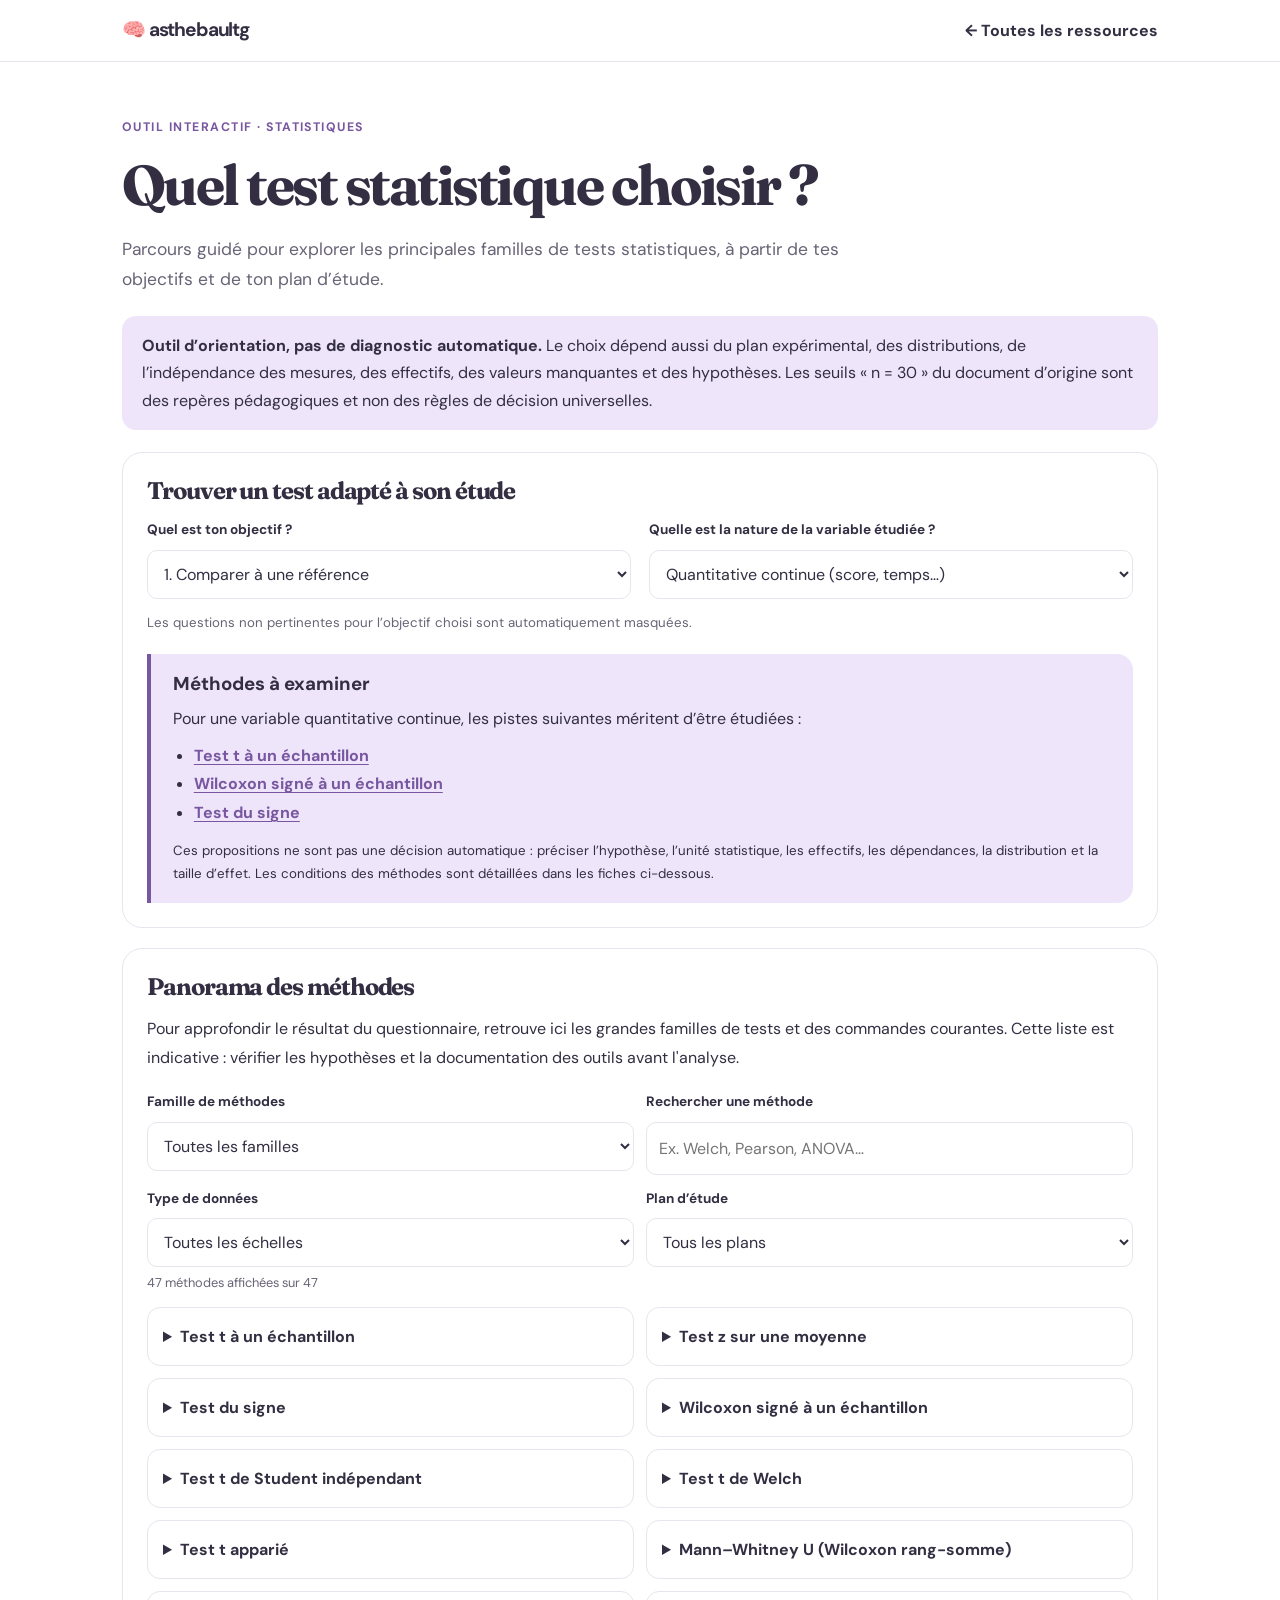
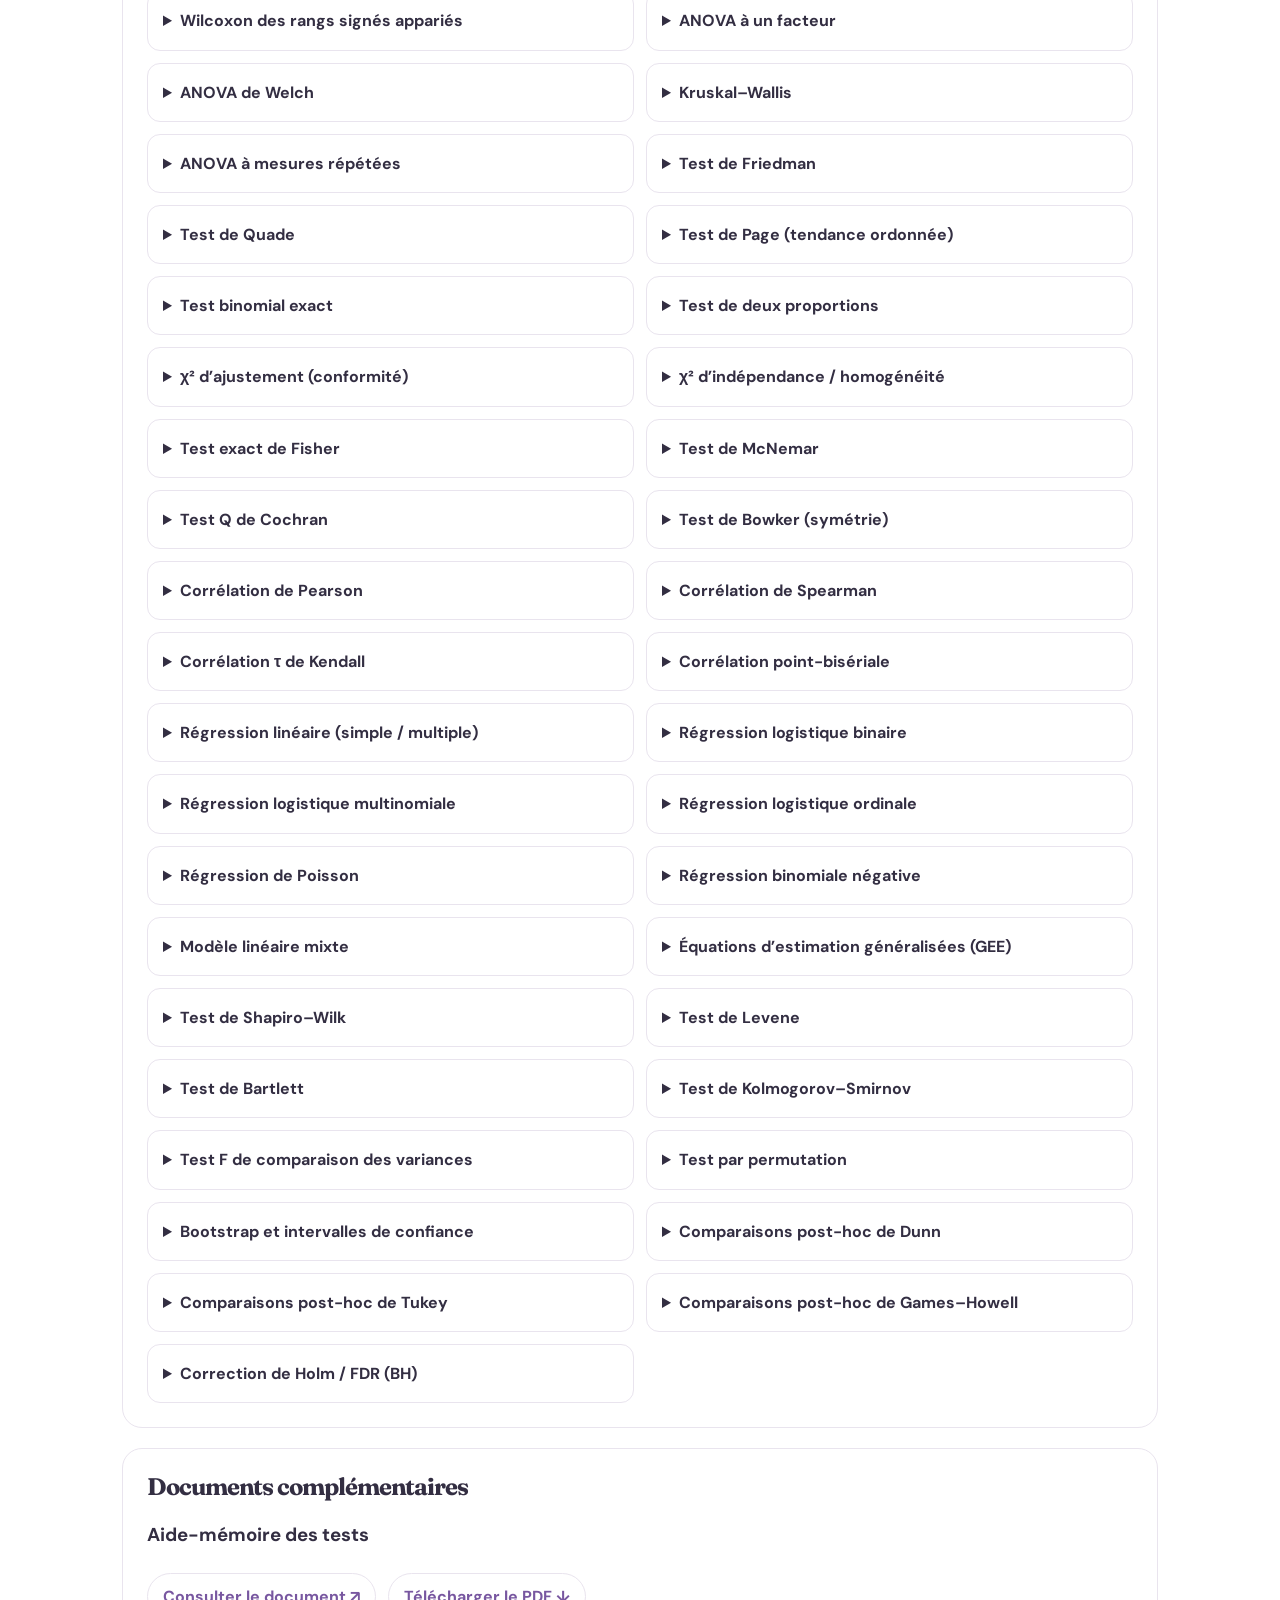
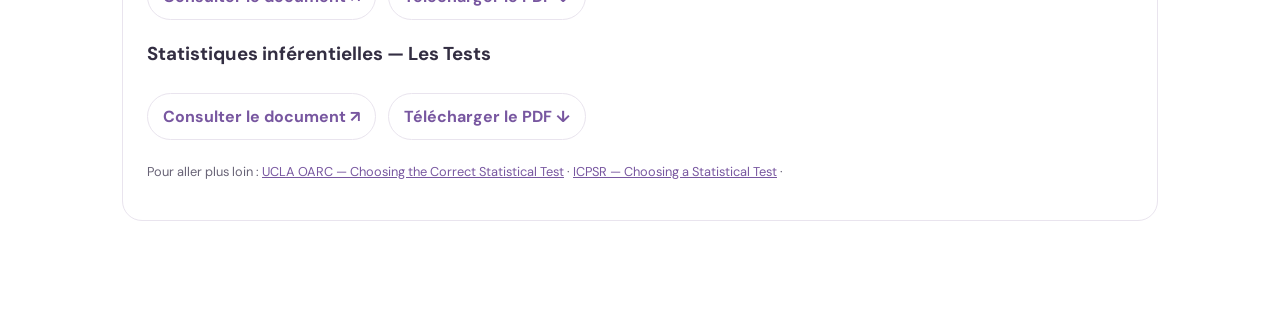
<file: ressources/choisir-un-test.html>
<!DOCTYPE html>
<html lang="fr"><head><meta charset="utf-8"/><meta content="width=device-width,initial-scale=1" name="viewport"/><meta content="light dark" name="color-scheme"/><title>Quel test statistique choisir ? — Atlas Thébault Guiochon</title><link href="https://fonts.googleapis.com" rel="preconnect"/><link crossorigin="" href="https://fonts.gstatic.com" rel="preconnect"/><link href="https://fonts.googleapis.com/css2?family=DM+Sans:wght@400;500;600;700&amp;family=Fraunces:opsz,wght@9..144,500;9..144,600&amp;display=swap" rel="stylesheet"/><link href="../styles.css?v=20261112-r5" rel="stylesheet"/><link href="ressources.css?v=20261112-r5" rel="stylesheet"/><script>try{const t=localStorage.getItem('atlas-theme');if(t==='dark'||t==='light')document.documentElement.dataset.theme=t;}catch(e){}</script></head><body class="resources-page"><header class="resources-top"><nav class="resources-nav"><a class="brand" href="../index.html#accueil">🧠 asthebaultg</a><a href="../index.html#ressources">← Toutes les ressources</a></nav></header><main class="resources-layout"><div class="resources-eyebrow">Outil interactif · Statistiques</div><h1>Quel test statistique choisir ?</h1><p class="resources-description">Parcours guidé pour explorer les principales familles de tests statistiques, à partir de tes objectifs et de ton plan d’étude.</p><div class="resources-notice"><strong>Outil d’orientation, pas de diagnostic automatique.</strong> Le choix dépend aussi du plan expérimental, des distributions, de l’indépendance des mesures, des effectifs, des valeurs manquantes et des hypothèses. Les seuils « n = 30 » du document d’origine sont des repères pédagogiques et non des règles de décision universelles.</div>
<section class="resources-card"><h2>Trouver un test adapté à son étude</h2><div class="resources-form"><div><label for="goal">Quel est ton objectif ?</label><select id="goal"><option value="reference">1. Comparer à une référence</option><option value="compare">2. Comparer des groupes ou conditions</option><option value="association">3. Étudier une relation</option><option value="predict">4. Expliquer ou prédire une variable</option><option value="diagnostic">5. Vérifier une hypothèse statistique</option></select></div><div><label for="variable">Quelle est la nature de la variable étudiée ?</label><select id="variable"><option value="quant">Quantitative continue (score, temps…)</option><option value="count">Quantitative discrète / comptage</option><option value="binary">Qualitative dichotomique (deux modalités)</option><option value="nominal">Qualitative nominale (catégories non ordonnées)</option><option value="ordinal">Qualitative ordinale (catégories ordonnées)</option><option value="proportion">Proportion agrégée (succès / effectif)</option></select></div><div><label for="groups">Combien de groupes, conditions ou temps de mesure ?</label><select id="groups"><option value="one">1 — Un seul groupe / une mesure</option><option value="two">2 — Deux groupes / conditions</option><option value="many">3 ou plus — Plusieurs groupes / conditions</option></select></div><div><label for="dependent">Quel est le lien entre les observations ?</label><select id="dependent"><option value="independent">Mesures indépendantes</option><option value="paired">Mesures appariées / répétées</option></select></div><div><label for="assumptions">Quelle situation décrit le mieux les données ?</label><select id="assumptions"><option value="unknown">À évaluer / je ne sais pas</option><option value="standard">Conditions paramétriques plausibles</option><option value="nonparam">Données ordinales, asymétriques ou très atypiques</option><option value="hetero">Variances nettement différentes</option></select></div></div><p class="resources-helper" id="test-helper">Les questions non pertinentes pour l’objectif choisi sont automatiquement masquées.</p><div aria-live="polite" class="resources-result" id="test-result" role="status"></div></section>
<section class="resources-card" id="panorama-methodes">
<h2>Panorama des méthodes</h2>
<p>Pour approfondir le résultat du questionnaire, retrouve ici les grandes familles de tests et des commandes courantes. Cette liste est indicative : vérifier les hypothèses et la documentation des outils avant l'analyse.</p>
<div class="resources-form method-filters">
<div><label for="method-family">Famille de méthodes</label><select id="method-family"><option value="all">Toutes les familles</option><option value="comparaison">Comparaisons de moyennes / rangs</option><option value="proportion">Proportions et binaires</option><option value="repartition">Répartitions et contingence</option><option value="relation">Corrélations et associations</option><option value="regression">Régressions et modèles</option><option value="diagnostic">Vérification des hypothèses</option><option value="robuste">Méthodes robustes / rééchantillonnage</option><option value="posthoc">Post-hoc et comparaisons multiples</option></select></div>
<div><label for="method-search">Rechercher une méthode</label><input autocomplete="off" id="method-search" placeholder="Ex. Welch, Pearson, ANOVA…" type="search"/></div>
<div><label for="method-scale">Type de données</label><select id="method-scale"><option value="all">Toutes les échelles</option><option value="Quantitative">Quantitatives</option><option value="Ordinale">Ordinales</option><option value="Dichotomique">Dichotomiques / proportions</option><option value="Nominale">Nominales / catégorielles</option><option value="Comptage">Comptages</option></select></div><div><label for="method-design">Plan d’étude</label><select id="method-design"><option value="all">Tous les plans</option><option value="Une population">Une population / référence</option><option value="indépendants">Mesures indépendantes</option><option value="appariées">Mesures appariées / répétées</option><option value="Prédiction">Modélisation / prédiction</option><option value="Diagnostic">Hypothèses / diagnostics</option></select></div></div>
<p aria-live="polite" class="methods-count" id="methods-count" role="status"></p>
<div class="methods-grid" id="methods-list"><details class="method-item" data-design="Une population" data-family="comparaison" data-scale="Quantitative" id="m-t_one"><summary>Test t à un échantillon</summary><p class="method-tags">Quantitative · Une population</p><p>Comparer une moyenne à une valeur de référence.</p><p class="method-caution">À vérifier : Indépendance et distribution des observations (ou robustesse adéquate).</p><pre class="method-code"><code>R : t.test(x, mu = mu0)</code></pre><pre class="method-code"><code>Python : scipy.stats.ttest_1samp(x, popmean=mu0)</code></pre></details><details class="method-item" data-design="Une population" data-family="comparaison" data-scale="Quantitative" id="m-z_mean"><summary>Test z sur une moyenne</summary><p class="method-tags">Quantitative · Une population</p><p>Comparer une moyenne à une norme lorsque la variance populationnelle est connue.</p><p class="method-caution">À vérifier : Cas relativement rare ; ne pas remplacer automatiquement t par z lorsque n ≥ 30.</p><pre class="method-code"><code>R : (mean(x)-mu0)/(sigma/sqrt(length(x)))</code></pre><pre class="method-code"><code>Python : (np.mean(x)-mu0)/(sigma/np.sqrt(len(x)))</code></pre></details><details class="method-item" data-design="Une population / appariée" data-family="comparaison" data-scale="Ordinale / quantitative" id="m-sign_one"><summary>Test du signe</summary><p class="method-tags">Ordinale / quantitative · Une population / appariée</p><p>Évaluer le signe des écarts à une médiane théorique ou entre mesures appariées.</p><p class="method-caution">À vérifier : Test fondé sur le signe ; les zéros et ex æquo exigent une gestion explicite.</p><pre class="method-code"><code>R : binom.test(sum(x &gt; m0), sum(x != m0), p=.5)</code></pre><pre class="method-code"><code>Python : scipy.stats.binomtest(sum(x&gt;m0), sum(x!=m0), p=.5)</code></pre></details><details class="method-item" data-design="Une population" data-family="comparaison" data-scale="Ordinale / quantitative" id="m-wilc_one"><summary>Wilcoxon signé à un échantillon</summary><p class="method-tags">Ordinale / quantitative · Une population</p><p>Tester la localisation d’une distribution par rangs signés.</p><p class="method-caution">À vérifier : Hypothèses sur la symétrie des différences à la valeur de référence.</p><pre class="method-code"><code>R : wilcox.test(x, mu=mu0)</code></pre><pre class="method-code"><code>Python : scipy.stats.wilcoxon(x-mu0)</code></pre></details><details class="method-item" data-design="2 groupes indépendants" data-family="comparaison" data-scale="Quantitative" id="m-student"><summary>Test t de Student indépendant</summary><p class="method-tags">Quantitative · 2 groupes indépendants</p><p>Comparer deux moyennes de groupes indépendants.</p><p class="method-caution">À vérifier : La version classique suppose notamment l’homogénéité des variances.</p><pre class="method-code"><code>R : t.test(x, y, var.equal=TRUE)</code></pre><pre class="method-code"><code>Python : scipy.stats.ttest_ind(x, y, equal_var=True)</code></pre></details><details class="method-item" data-design="2 groupes indépendants" data-family="comparaison" data-scale="Quantitative" id="m-welch"><summary>Test t de Welch</summary><p class="method-tags">Quantitative · 2 groupes indépendants</p><p>Comparer deux moyennes de groupes indépendants lorsque les variances diffèrent.</p><p class="method-caution">À vérifier : Généralement préférable à l’imposition systématique de variances égales.</p><pre class="method-code"><code>R : t.test(x, y, var.equal=FALSE)</code></pre><pre class="method-code"><code>Python : scipy.stats.ttest_ind(x, y, equal_var=False)</code></pre></details><details class="method-item" data-design="2 mesures appariées" data-family="comparaison" data-scale="Quantitative" id="m-paired"><summary>Test t apparié</summary><p class="method-tags">Quantitative · 2 mesures appariées</p><p>Comparer deux mesures dépendantes ou deux observations de mêmes personnes.</p><p class="method-caution">À vérifier : Examiner la distribution des différences individuelles.</p><pre class="method-code"><code>R : t.test(x, y, paired=TRUE)</code></pre><pre class="method-code"><code>Python : scipy.stats.ttest_rel(x, y)</code></pre></details><details class="method-item" data-design="2 groupes indépendants" data-family="comparaison" data-scale="Ordinale / quantitative" id="m-mann"><summary>Mann–Whitney U (Wilcoxon rang-somme)</summary><p class="method-tags">Ordinale / quantitative · 2 groupes indépendants</p><p>Comparer les distributions à partir des rangs entre groupes indépendants.</p><p class="method-caution">À vérifier : Ne teste pas toujours directement la différence de médianes.</p><pre class="method-code"><code>R : wilcox.test(x, y, paired=FALSE)</code></pre><pre class="method-code"><code>Python : scipy.stats.mannwhitneyu(x, y)</code></pre></details><details class="method-item" data-design="2 mesures appariées" data-family="comparaison" data-scale="Ordinale / quantitative" id="m-wilc_pair"><summary>Wilcoxon des rangs signés appariés</summary><p class="method-tags">Ordinale / quantitative · 2 mesures appariées</p><p>Comparer des mesures appariées à l’aide des rangs signés.</p><p class="method-caution">À vérifier : Les différences doivent satisfaire les hypothèses de symétrie pour une interprétation en localisation.</p><pre class="method-code"><code>R : wilcox.test(x, y, paired=TRUE)</code></pre><pre class="method-code"><code>Python : scipy.stats.wilcoxon(x, y)</code></pre></details><details class="method-item" data-design="3+ groupes indépendants" data-family="comparaison" data-scale="Quantitative" id="m-anova"><summary>ANOVA à un facteur</summary><p class="method-tags">Quantitative · 3+ groupes indépendants</p><p>Comparer plusieurs moyennes de groupes indépendants.</p><p class="method-caution">À vérifier : Examiner les résidus et l’homogénéité ; prévoir des comparaisons post-hoc adaptées.</p><pre class="method-code"><code>R : summary(aov(y ~ groupe, data=donnees))</code></pre><pre class="method-code"><code>Python : scipy.stats.f_oneway(g1, g2, g3)</code></pre></details><details class="method-item" data-design="3+ groupes indépendants" data-family="comparaison" data-scale="Quantitative" id="m-welch_anova"><summary>ANOVA de Welch</summary><p class="method-tags">Quantitative · 3+ groupes indépendants</p><p>Comparer plusieurs moyennes avec variances hétérogènes.</p><p class="method-caution">À vérifier : Post-hoc de Games–Howell à envisager selon le contexte.</p><pre class="method-code"><code>R : oneway.test(y ~ groupe, data=donnees)</code></pre><pre class="method-code"><code>Python : statsmodels.stats.oneway.anova_oneway(data, groups=groupes, use_var="unequal")</code></pre></details><details class="method-item" data-design="3+ groupes indépendants" data-family="comparaison" data-scale="Ordinale / quantitative" id="m-kruskal"><summary>Kruskal–Wallis</summary><p class="method-tags">Ordinale / quantitative · 3+ groupes indépendants</p><p>Comparer plusieurs groupes indépendants sur des rangs.</p><p class="method-caution">À vérifier : Post-hoc de Dunn ajustés si comparaisons multiples pertinentes.</p><pre class="method-code"><code>R : kruskal.test(y ~ groupe, data=donnees)</code></pre><pre class="method-code"><code>Python : scipy.stats.kruskal(g1,g2,g3)</code></pre></details><details class="method-item" data-design="3+ mesures appariées" data-family="comparaison" data-scale="Quantitative" id="m-rm_anova"><summary>ANOVA à mesures répétées</summary><p class="method-tags">Quantitative · 3+ mesures appariées</p><p>Comparer plusieurs conditions mesurées sur les mêmes unités.</p><p class="method-caution">À vérifier : Vérifier notamment sphéricité, structure intra-sujet et corrections appropriées.</p><pre class="method-code"><code>R : aov(y ~ condition + Error(id/condition), data=donnees)</code></pre><pre class="method-code"><code>Python : statsmodels.stats.anova.AnovaRM(donnees,"y","id",within=["condition"]).fit()</code></pre></details><details class="method-item" data-design="3+ mesures appariées" data-family="comparaison" data-scale="Ordinale / quantitative" id="m-friedman"><summary>Test de Friedman</summary><p class="method-tags">Ordinale / quantitative · 3+ mesures appariées</p><p>Comparer plusieurs conditions appariées au moyen de rangs.</p><p class="method-caution">À vérifier : Nécessite un plan en blocs ; post-hoc appariés ajustés si nécessaire.</p><pre class="method-code"><code>R : friedman.test(y ~ condition | id, data=donnees)</code></pre><pre class="method-code"><code>Python : scipy.stats.friedmanchisquare(mes1, mes2, mes3)</code></pre></details><details class="method-item" data-design="3+ mesures appariées" data-family="comparaison" data-scale="Ordinale / quantitative" id="m-quade"><summary>Test de Quade</summary><p class="method-tags">Ordinale / quantitative · 3+ mesures appariées</p><p>Alternative par rangs à Friedman avec pondération des blocs.</p><p class="method-caution">À vérifier : Vérifier les conditions et l’implémentation du package choisi.</p><pre class="method-code"><code>R : quade.test(as.matrix(mesures))</code></pre><pre class="method-code"><code>Python : (bibliothèque spécialisée ou implémentation validée)</code></pre></details><details class="method-item" data-design="3+ mesures appariées" data-family="comparaison" data-scale="Ordinale / quantitative" id="m-page"><summary>Test de Page (tendance ordonnée)</summary><p class="method-tags">Ordinale / quantitative · 3+ mesures appariées</p><p>Tester une tendance monotone dans des conditions ordonnées appariées.</p><p class="method-caution">À vérifier : Hypothèse directionnelle ordonnée spécifiée avant analyse.</p><pre class="method-code"><code>R : (package spécialisé, selon version)</code></pre><pre class="method-code"><code>Python : (implémentation spécialisée)</code></pre></details><details class="method-item" data-design="Une population" data-family="proportion" data-scale="Dichotomique / proportion" id="m-binomial"><summary>Test binomial exact</summary><p class="method-tags">Dichotomique / proportion · Une population</p><p>Comparer une proportion de succès à une référence.</p><p class="method-caution">À vérifier : Une proportion provient de succès/essais et n’est pas une variable continue individuelle.</p><pre class="method-code"><code>R : binom.test(succes, total, p=p0)</code></pre><pre class="method-code"><code>Python : scipy.stats.binomtest(succes, total, p=p0)</code></pre></details><details class="method-item" data-design="2 groupes indépendants" data-family="proportion" data-scale="Dichotomique / proportion" id="m-prop_two"><summary>Test de deux proportions</summary><p class="method-tags">Dichotomique / proportion · 2 groupes indépendants</p><p>Comparer deux proportions issues de groupes indépendants.</p><p class="method-caution">À vérifier : Approximations asymptotiques à vérifier ; alternatives exactes possibles.</p><pre class="method-code"><code>R : prop.test(c(s1,s2), c(n1,n2))</code></pre><pre class="method-code"><code>Python : statsmodels.stats.proportion.proportions_ztest([s1,s2],[n1,n2])</code></pre></details><details class="method-item" data-design="Une population" data-family="repartition" data-scale="Nominale" id="m-chi_gof"><summary>χ² d’ajustement (conformité)</summary><p class="method-tags">Nominale · Une population</p><p>Comparer des effectifs de catégories à des proportions théoriques.</p><p class="method-caution">À vérifier : Vérifier les effectifs attendus ; version exacte/simulation si nécessaire.</p><pre class="method-code"><code>R : chisq.test(effectifs, p=proportions)</code></pre><pre class="method-code"><code>Python : scipy.stats.chisquare(effectifs, f_exp=attendus)</code></pre></details><details class="method-item" data-design="2+ groupes indépendants" data-family="repartition" data-scale="Nominale / dichotomique" id="m-chi_ind"><summary>χ² d’indépendance / homogénéité</summary><p class="method-tags">Nominale / dichotomique · 2+ groupes indépendants</p><p>Tester l’association de deux variables qualitatives dans un tableau de contingence.</p><p class="method-caution">À vérifier : Effectifs attendus, indépendance des unités et taille des cellules.</p><pre class="method-code"><code>R : chisq.test(tableau)</code></pre><pre class="method-code"><code>Python : scipy.stats.chi2_contingency(tableau)</code></pre></details><details class="method-item" data-design="2 groupes indépendants" data-family="repartition" data-scale="Nominale / dichotomique" id="m-fisher"><summary>Test exact de Fisher</summary><p class="method-tags">Nominale / dichotomique · 2 groupes indépendants</p><p>Tester une association dans un tableau 2×2, même avec petits effectifs.</p><p class="method-caution">À vérifier : Définir le tableau et l’hypothèse ; pour tableaux plus grands, méthodes spécialisées.</p><pre class="method-code"><code>R : fisher.test(tableau)</code></pre><pre class="method-code"><code>Python : scipy.stats.fisher_exact(tableau)</code></pre></details><details class="method-item" data-design="2 mesures appariées" data-family="proportion" data-scale="Dichotomique" id="m-mcnemar"><summary>Test de McNemar</summary><p class="method-tags">Dichotomique · 2 mesures appariées</p><p>Tester une différence de proportions dans un tableau binaire apparié.</p><p class="method-caution">À vérifier : N’utiliser que les paires discordantes ; variante exacte si effectifs faibles.</p><pre class="method-code"><code>R : mcnemar.test(tableau_paires)</code></pre><pre class="method-code"><code>Python : statsmodels.stats.contingency_tables.mcnemar(tableau_paires)</code></pre></details><details class="method-item" data-design="3+ mesures appariées" data-family="proportion" data-scale="Dichotomique" id="m-cochran"><summary>Test Q de Cochran</summary><p class="method-tags">Dichotomique · 3+ mesures appariées</p><p>Tester des différences de proportions binaires sur trois conditions appariées ou plus.</p><p class="method-caution">À vérifier : Unité suivie à chaque condition et réponses binaires.</p><pre class="method-code"><code>R : (R: DescTools::CochranQTest)</code></pre><pre class="method-code"><code>Python : statsmodels.stats.contingency_tables.cochrans_q(data)</code></pre></details><details class="method-item" data-design="2 mesures appariées" data-family="repartition" data-scale="Nominale" id="m-bowker"><summary>Test de Bowker (symétrie)</summary><p class="method-tags">Nominale · 2 mesures appariées</p><p>Étudier la symétrie d’une table carrée d’observations appariées multiclasse.</p><p class="method-caution">À vérifier : Alternative au cadre strictement dichotomique de McNemar.</p><pre class="method-code"><code>R : (package spécialisé)</code></pre><pre class="method-code"><code>Python : (implémentation spécialisée)</code></pre></details><details class="method-item" data-design="2 variables" data-family="relation" data-scale="Quantitative" id="m-pearson"><summary>Corrélation de Pearson</summary><p class="method-tags">Quantitative · 2 variables</p><p>Évaluer la force et la direction d’une relation linéaire.</p><p class="method-caution">À vérifier : Examiner nuage de points, valeurs influentes et hypothèses d’inférence.</p><pre class="method-code"><code>R : cor.test(x,y,method="pearson")</code></pre><pre class="method-code"><code>Python : scipy.stats.pearsonr(x,y)</code></pre></details><details class="method-item" data-design="2 variables" data-family="relation" data-scale="Ordinale / quantitative" id="m-spearman"><summary>Corrélation de Spearman</summary><p class="method-tags">Ordinale / quantitative · 2 variables</p><p>Évaluer une relation monotone à partir des rangs.</p><p class="method-caution">À vérifier : Égalités, non-linéarité monotone et indépendance à considérer.</p><pre class="method-code"><code>R : cor.test(x,y,method="spearman")</code></pre><pre class="method-code"><code>Python : scipy.stats.spearmanr(x,y)</code></pre></details><details class="method-item" data-design="2 variables" data-family="relation" data-scale="Ordinale / quantitative" id="m-kendall"><summary>Corrélation τ de Kendall</summary><p class="method-tags">Ordinale / quantitative · 2 variables</p><p>Évaluer une association ordinale à partir des paires concordantes et discordantes.</p><p class="method-caution">À vérifier : Souvent utile avec petits échantillons et nombreux ex æquo (τ-b).</p><pre class="method-code"><code>R : cor.test(x,y,method="kendall")</code></pre><pre class="method-code"><code>Python : scipy.stats.kendalltau(x,y)</code></pre></details><details class="method-item" data-design="2 variables" data-family="relation" data-scale="Quantitative + dichotomique" id="m-pointbiserial"><summary>Corrélation point-bisériale</summary><p class="method-tags">Quantitative + dichotomique · 2 variables</p><p>Associer une variable quantitative et une variable binaire.</p><p class="method-caution">À vérifier : Équivalente à une corrélation de Pearson avec codage binaire approprié.</p><pre class="method-code"><code>R : cor(x, as.numeric(groupe))</code></pre><pre class="method-code"><code>Python : scipy.stats.pointbiserialr(groupe,x)</code></pre></details><details class="method-item" data-design="Prédiction" data-family="regression" data-scale="Réponse quantitative" id="m-linear"><summary>Régression linéaire (simple / multiple)</summary><p class="method-tags">Réponse quantitative · Prédiction</p><p>Modéliser une réponse quantitative à partir d’un ou plusieurs prédicteurs.</p><p class="method-caution">À vérifier : Examiner résidus, non-linéarités, multicolinéarité et validation.</p><pre class="method-code"><code>R : lm(y ~ x1+x2, data=donnees)</code></pre><pre class="method-code"><code>Python : statsmodels.formula.api.ols("y ~ x1+x2",data=donnees).fit()</code></pre></details><details class="method-item" data-design="Prédiction" data-family="regression" data-scale="Réponse dichotomique" id="m-logistic"><summary>Régression logistique binaire</summary><p class="method-tags">Réponse dichotomique · Prédiction</p><p>Modéliser la probabilité d’une réponse à deux modalités.</p><p class="method-caution">À vérifier : Éviter la séparation parfaite et valider calibration/discrimination.</p><pre class="method-code"><code>R : glm(y ~ x1+x2, family=binomial, data=donnees)</code></pre><pre class="method-code"><code>Python : statsmodels.formula.api.logit("y ~ x1+x2",data=donnees).fit()</code></pre></details><details class="method-item" data-design="Prédiction" data-family="regression" data-scale="Réponse nominale" id="m-multinomial"><summary>Régression logistique multinomiale</summary><p class="method-tags">Réponse nominale · Prédiction</p><p>Modéliser une réponse nominale avec trois catégories ou plus.</p><p class="method-caution">À vérifier : Choix de la catégorie de référence, effectifs et diagnostics.</p><pre class="method-code"><code>R : nnet::multinom(y ~ x1+x2,data=donnees)</code></pre><pre class="method-code"><code>Python : statsmodels.MNLogit(y,X).fit()</code></pre></details><details class="method-item" data-design="Prédiction" data-family="regression" data-scale="Réponse ordinale" id="m-ordinal_logit"><summary>Régression logistique ordinale</summary><p class="method-tags">Réponse ordinale · Prédiction</p><p>Modéliser une réponse ordonnée avec plusieurs modalités.</p><p class="method-caution">À vérifier : Tester l’hypothèse de cotes proportionnelles si modèle correspondant.</p><pre class="method-code"><code>R : MASS::polr(y ~ x1+x2,data=donnees,Hess=TRUE)</code></pre><pre class="method-code"><code>Python : statsmodels.miscmodels.ordinal_model.OrderedModel(y,X,distr="logit").fit()</code></pre></details><details class="method-item" data-design="Prédiction" data-family="regression" data-scale="Comptage" id="m-poisson"><summary>Régression de Poisson</summary><p class="method-tags">Comptage · Prédiction</p><p>Modéliser un nombre d’événements par unité d’exposition.</p><p class="method-caution">À vérifier : Contrôler dispersion, zéros et éventuel terme offset.</p><pre class="method-code"><code>R : glm(y ~ x + offset(log(exposition)),family=poisson,data=donnees)</code></pre><pre class="method-code"><code>Python : statsmodels.formula.api.glm("y ~ x",data=donnees,family=sm.families.Poisson()).fit()</code></pre></details><details class="method-item" data-design="Prédiction" data-family="regression" data-scale="Comptage" id="m-negative_binom"><summary>Régression binomiale négative</summary><p class="method-tags">Comptage · Prédiction</p><p>Modéliser des comptes en présence de surdispersion.</p><p class="method-caution">À vérifier : Évaluer le processus d’échantillonnage et les nombreux zéros.</p><pre class="method-code"><code>R : MASS::glm.nb(y ~ x,data=donnees)</code></pre><pre class="method-code"><code>Python : statsmodels.formula.api.negativebinomial("y ~ x",data=donnees).fit()</code></pre></details><details class="method-item" data-design="Mesures répétées / hiérarchiques" data-family="regression" data-scale="Réponse quantitative" id="m-mixed"><summary>Modèle linéaire mixte</summary><p class="method-tags">Réponse quantitative · Mesures répétées / hiérarchiques</p><p>Tenir compte des observations imbriquées (participant·es, classes, périodes).</p><p class="method-caution">À vérifier : Définir effets fixes/aléatoires, structure et diagnostics du modèle.</p><pre class="method-code"><code>R : lme4::lmer(y ~ condition+(1|id),data=donnees)</code></pre><pre class="method-code"><code>Python : statsmodels.formula.api.mixedlm("y ~ condition",donnees,groups=donnees["id"]).fit()</code></pre></details><details class="method-item" data-design="Mesures corrélées" data-family="regression" data-scale="Réponses diverses" id="m-gee"><summary>Équations d’estimation généralisées (GEE)</summary><p class="method-tags">Réponses diverses · Mesures corrélées</p><p>Modéliser des réponses corrélées avec inférence populationnelle.</p><p class="method-caution">À vérifier : Spécifier la famille de distributions et la structure de corrélation.</p><pre class="method-code"><code>R : geepack::geeglm(y ~ x,id=id,data=donnees,family=binomial)</code></pre><pre class="method-code"><code>Python : statsmodels.GEE(y,X,groups=id,family=sm.families.Binomial()).fit()</code></pre></details><details class="method-item" data-design="Diagnostic" data-family="diagnostic" data-scale="Quantitative" id="m-shapiro"><summary>Test de Shapiro–Wilk</summary><p class="method-tags">Quantitative · Diagnostic</p><p>Évaluer une hypothèse de normalité.</p><p class="method-caution">À vérifier : Un test non significatif ne prouve pas la normalité ; étudier les résidus et QQ-plots.</p><pre class="method-code"><code>R : shapiro.test(x)</code></pre><pre class="method-code"><code>Python : scipy.stats.shapiro(x)</code></pre></details><details class="method-item" data-design="Diagnostic" data-family="diagnostic" data-scale="Quantitative" id="m-levene"><summary>Test de Levene</summary><p class="method-tags">Quantitative · Diagnostic</p><p>Évaluer l’homogénéité des dispersions entre groupes.</p><p class="method-caution">À vérifier : Définir la variante et ne pas décider du modèle sur cette seule p-valeur.</p><pre class="method-code"><code>R : car::leveneTest(y ~ groupe,data=donnees)</code></pre><pre class="method-code"><code>Python : scipy.stats.levene(g1,g2,g3)</code></pre></details><details class="method-item" data-design="Diagnostic" data-family="diagnostic" data-scale="Quantitative" id="m-bartlett"><summary>Test de Bartlett</summary><p class="method-tags">Quantitative · Diagnostic</p><p>Évaluer l’égalité des variances sous hypothèses de normalité.</p><p class="method-caution">À vérifier : Sensible à la non-normalité ; Levene est souvent plus robuste.</p><pre class="method-code"><code>R : bartlett.test(y ~ groupe,data=donnees)</code></pre><pre class="method-code"><code>Python : scipy.stats.bartlett(g1,g2,g3)</code></pre></details><details class="method-item" data-design="Diagnostic" data-family="diagnostic" data-scale="Quantitative" id="m-ks"><summary>Test de Kolmogorov–Smirnov</summary><p class="method-tags">Quantitative · Diagnostic</p><p>Comparer une distribution empirique à une distribution entièrement spécifiée.</p><p class="method-caution">À vérifier : Attention lorsque les paramètres sont estimés sur le même échantillon.</p><pre class="method-code"><code>R : ks.test(x,"pnorm",mean=0,sd=1)</code></pre><pre class="method-code"><code>Python : scipy.stats.kstest(x,"norm",args=(0,1))</code></pre></details><details class="method-item" data-design="2 groupes" data-family="diagnostic" data-scale="Quantitative" id="m-fvar"><summary>Test F de comparaison des variances</summary><p class="method-tags">Quantitative · 2 groupes</p><p>Comparer deux variances sous fortes hypothèses de normalité.</p><p class="method-caution">À vérifier : Sensible aux valeurs extrêmes et à la non-normalité.</p><pre class="method-code"><code>R : var.test(x,y)</code></pre><pre class="method-code"><code>Python : scipy.stats.f.cdf(np.var(x,ddof=1)/np.var(y,ddof=1), len(x)-1, len(y)-1)</code></pre></details><details class="method-item" data-design="Selon protocole" data-family="robuste" data-scale="Divers" id="m-permutation"><summary>Test par permutation</summary><p class="method-tags">Divers · Selon protocole</p><p>Construire un test à partir de la distribution d’une statistique sous permutations valides.</p><p class="method-caution">À vérifier : L’échangeabilité découle du plan ; ne pas permuter naïvement des mesures répétées.</p><pre class="method-code"><code>R : coin::independence_test(y ~ groupe,data=donnees)</code></pre><pre class="method-code"><code>Python : scipy.stats.permutation_test((x,y),statistic)</code></pre></details><details class="method-item" data-design="Estimation" data-family="robuste" data-scale="Divers" id="m-bootstrap"><summary>Bootstrap et intervalles de confiance</summary><p class="method-tags">Divers · Estimation</p><p>Estimer l’incertitude d’une statistique par rééchantillonnage.</p><p class="method-caution">À vérifier : Choisir une stratégie valide pour dépendances, petits échantillons et plan d’étude.</p><pre class="method-code"><code>R : boot::boot(donnees,statistic,R=2000)</code></pre><pre class="method-code"><code>Python : scipy.stats.bootstrap((x,),statistic)</code></pre></details><details class="method-item" data-design="Après Kruskal–Wallis" data-family="posthoc" data-scale="Ordinale / quantitative" id="m-dunn"><summary>Comparaisons post-hoc de Dunn</summary><p class="method-tags">Ordinale / quantitative · Après Kruskal–Wallis</p><p>Comparer des groupes par rangs après une analyse globale.</p><p class="method-caution">À vérifier : Ajuster les comparaisons multiples (Holm, BH, etc.).</p><pre class="method-code"><code>R : FSA::dunnTest(y ~ groupe,data=donnees,method="holm")</code></pre><pre class="method-code"><code>Python : scikit_posthocs.posthoc_dunn(donnees,val_col="y",group_col="groupe",p_adjust="holm")</code></pre></details><details class="method-item" data-design="Après ANOVA" data-family="posthoc" data-scale="Quantitative" id="m-tukey"><summary>Comparaisons post-hoc de Tukey</summary><p class="method-tags">Quantitative · Après ANOVA</p><p>Comparer les paires de moyennes avec contrôle du risque familial.</p><p class="method-caution">À vérifier : Hypothèses de l’ANOVA classique ; alternatives si variances inégales.</p><pre class="method-code"><code>R : TukeyHSD(aov(y ~ groupe,data=donnees))</code></pre><pre class="method-code"><code>Python : statsmodels.stats.multicomp.pairwise_tukeyhsd(y,groupe)</code></pre></details><details class="method-item" data-design="Après ANOVA de Welch" data-family="posthoc" data-scale="Quantitative" id="m-games"><summary>Comparaisons post-hoc de Games–Howell</summary><p class="method-tags">Quantitative · Après ANOVA de Welch</p><p>Comparer des paires de moyennes avec variances inégales.</p><p class="method-caution">À vérifier : Vérifier l’implémentation et les degrés de liberté adaptés.</p><pre class="method-code"><code>R : rstatix::games_howell_test(donnees,y ~ groupe)</code></pre><pre class="method-code"><code>Python : pingouin.pairwise_gameshowell(data=donnees,dv="y",between="groupe")</code></pre></details><details class="method-item" data-design="Comparaisons multiples" data-family="posthoc" data-scale="Valeurs p" id="m-holm"><summary>Correction de Holm / FDR (BH)</summary><p class="method-tags">Valeurs p · Comparaisons multiples</p><p>Contrôler les erreurs dues aux tests multiples, selon l’objectif.</p><p class="method-caution">À vérifier : La procédure d’ajustement doit correspondre à la famille d’hypothèses.</p><pre class="method-code"><code>R : p.adjust(p_values,method="holm")</code></pre><pre class="method-code"><code>Python : statsmodels.stats.multitest.multipletests(p_values,method="holm")</code></pre></details></div>
</section>
<div class="resources-card"><h2>Documents complémentaires</h2><div class="resource-document"><h3>Aide-mémoire des tests</h3><div class="resources-links"><a href="aide-memoire-tests.pdf" rel="noopener noreferrer" target="_blank">Consulter le document ↗</a><a download="" href="aide-memoire-tests.pdf">Télécharger le PDF ↓</a></div></div><div class="resource-document"><h3>Statistiques inférentielles — Les Tests</h3><div class="resources-links"><a href="statistiques-inferentielles-tests.pdf" rel="noopener noreferrer" target="_blank">Consulter le document ↗</a><a download="" href="statistiques-inferentielles-tests.pdf">Télécharger le PDF ↓</a></div></div><p class="resources-sources">Pour aller plus loin : <a href="https://stats.oarc.ucla.edu/other/mult-pkg/whatstat/" rel="noopener noreferrer" target="_blank">UCLA OARC — Choosing the Correct Statistical Test</a> · <a href="https://www.icpsr.umich.edu/sites/icpsr/teaching-learning/build-your-data-skills/choosing-the-right-statistical-test" rel="noopener noreferrer" target="_blank">ICPSR — Choosing a Statistical Test</a> · </p></div></main><script defer="" src="ressources.js?v=20261112-r5"></script></body></html>
</file>
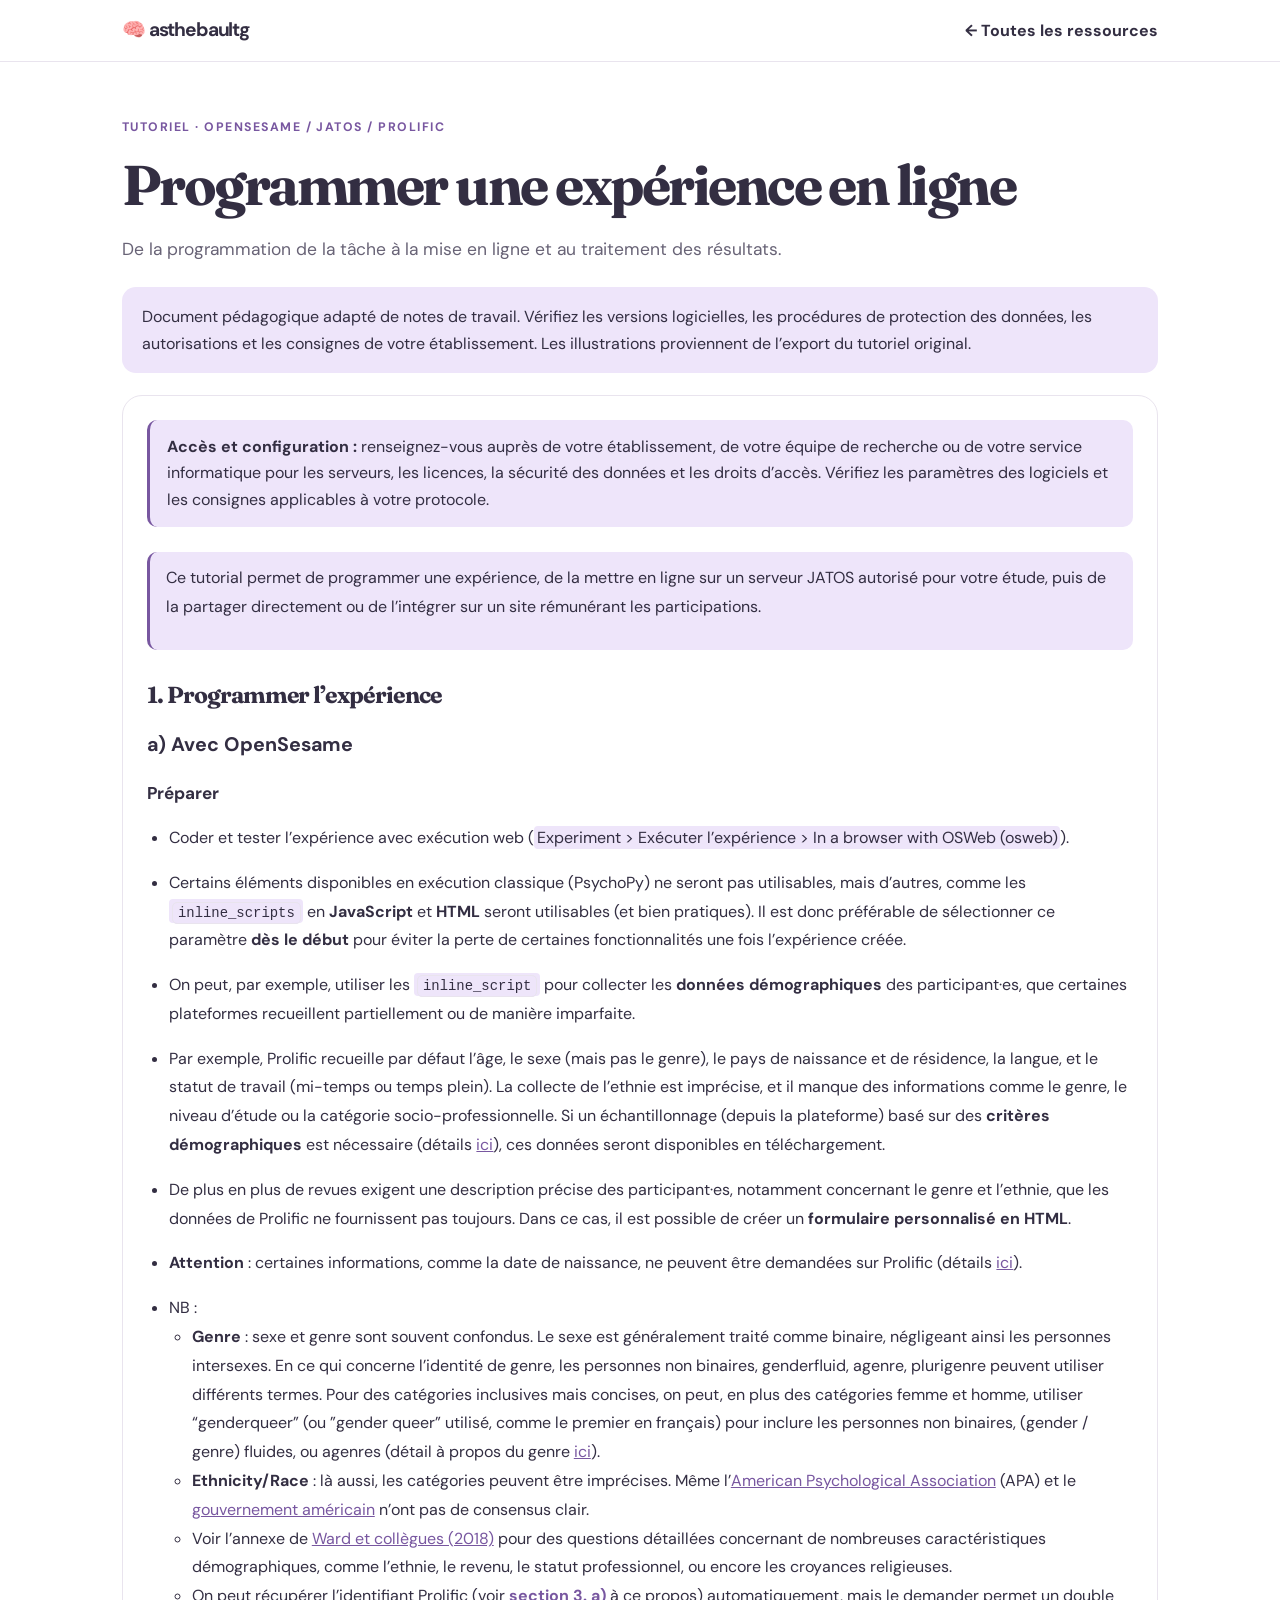
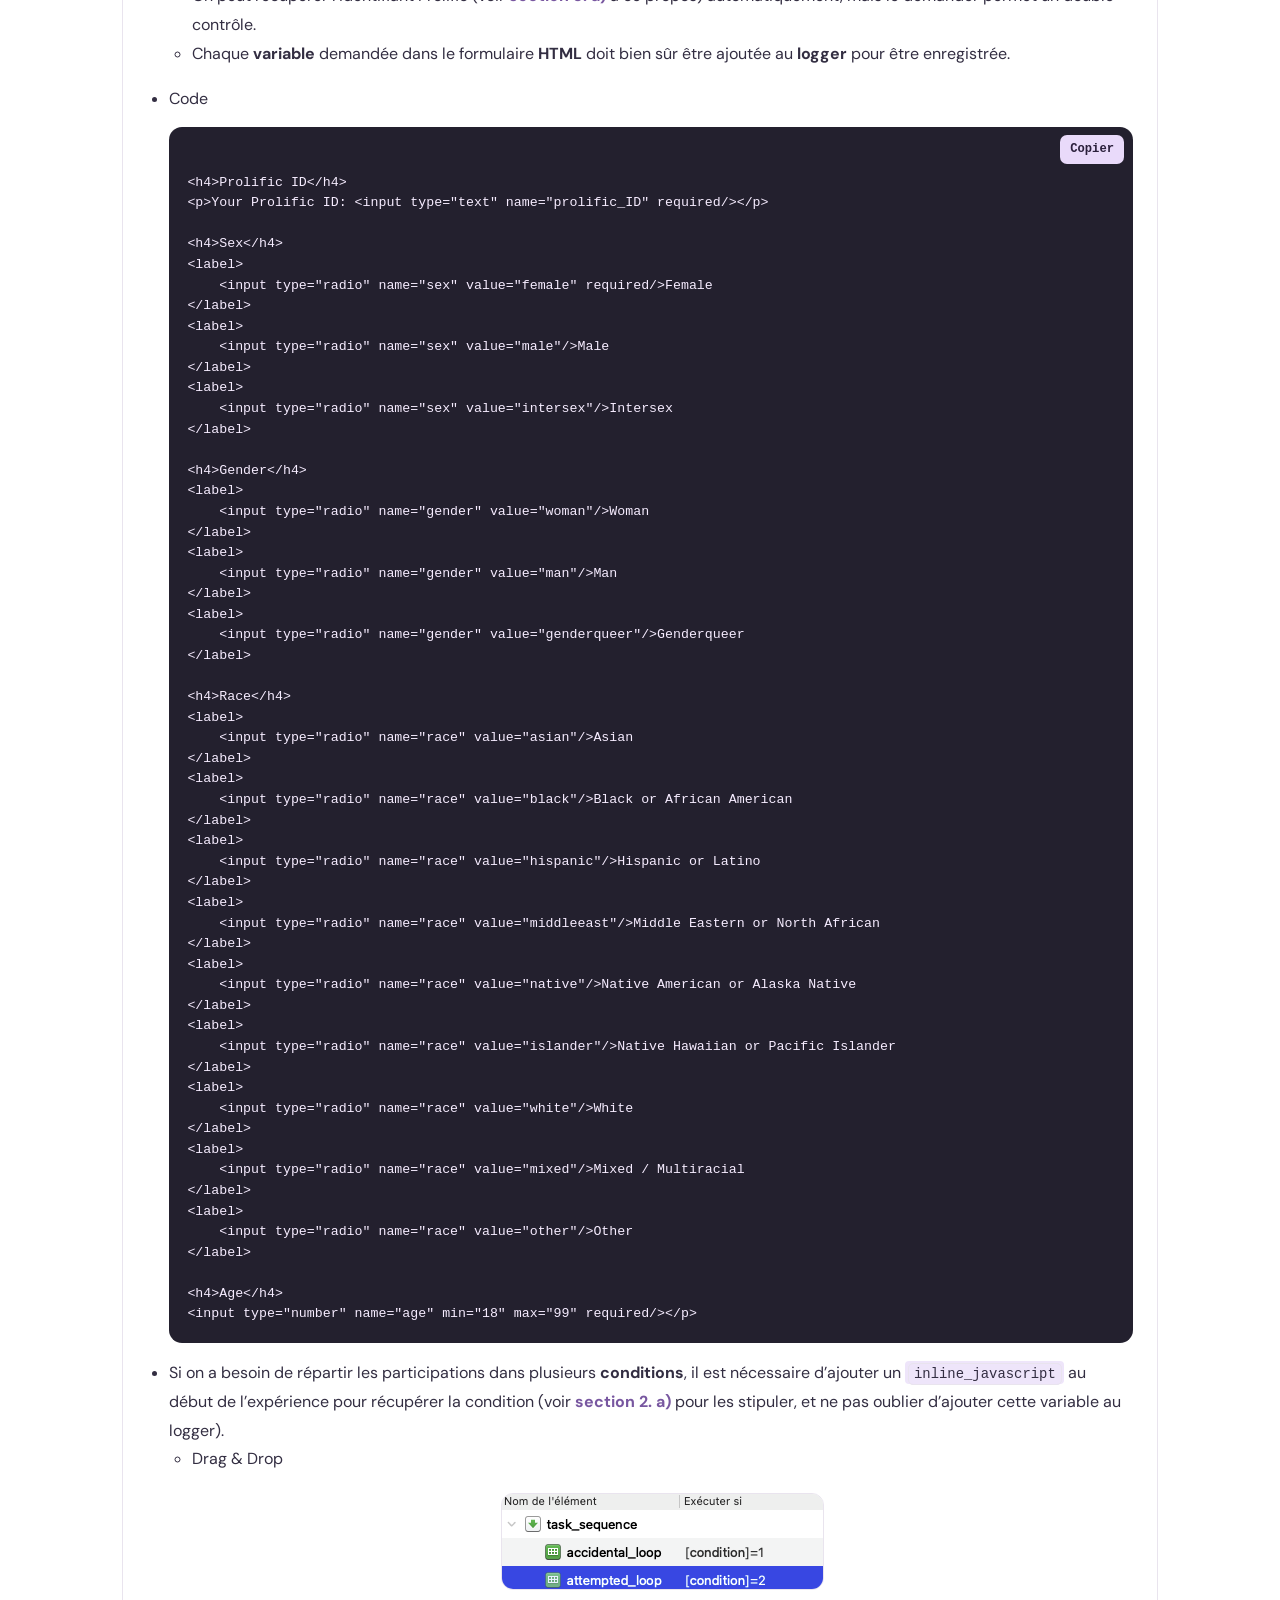
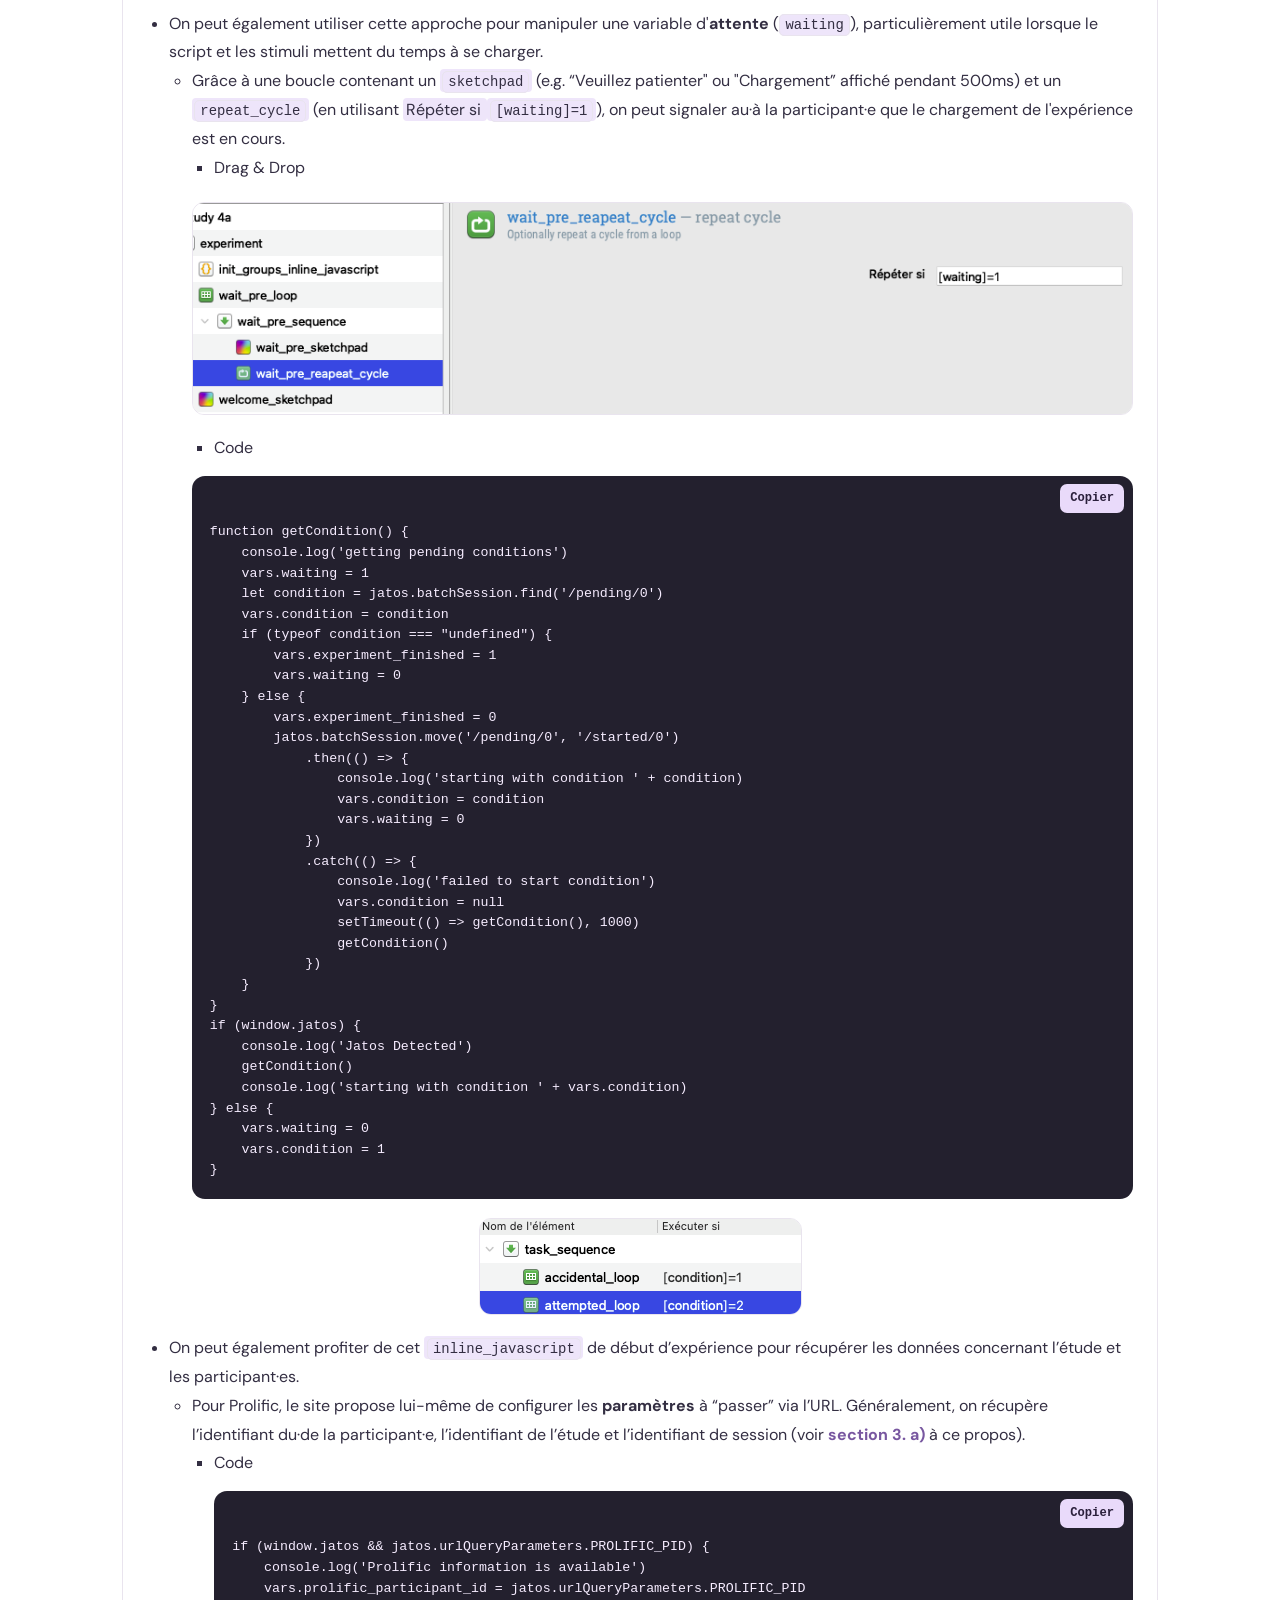
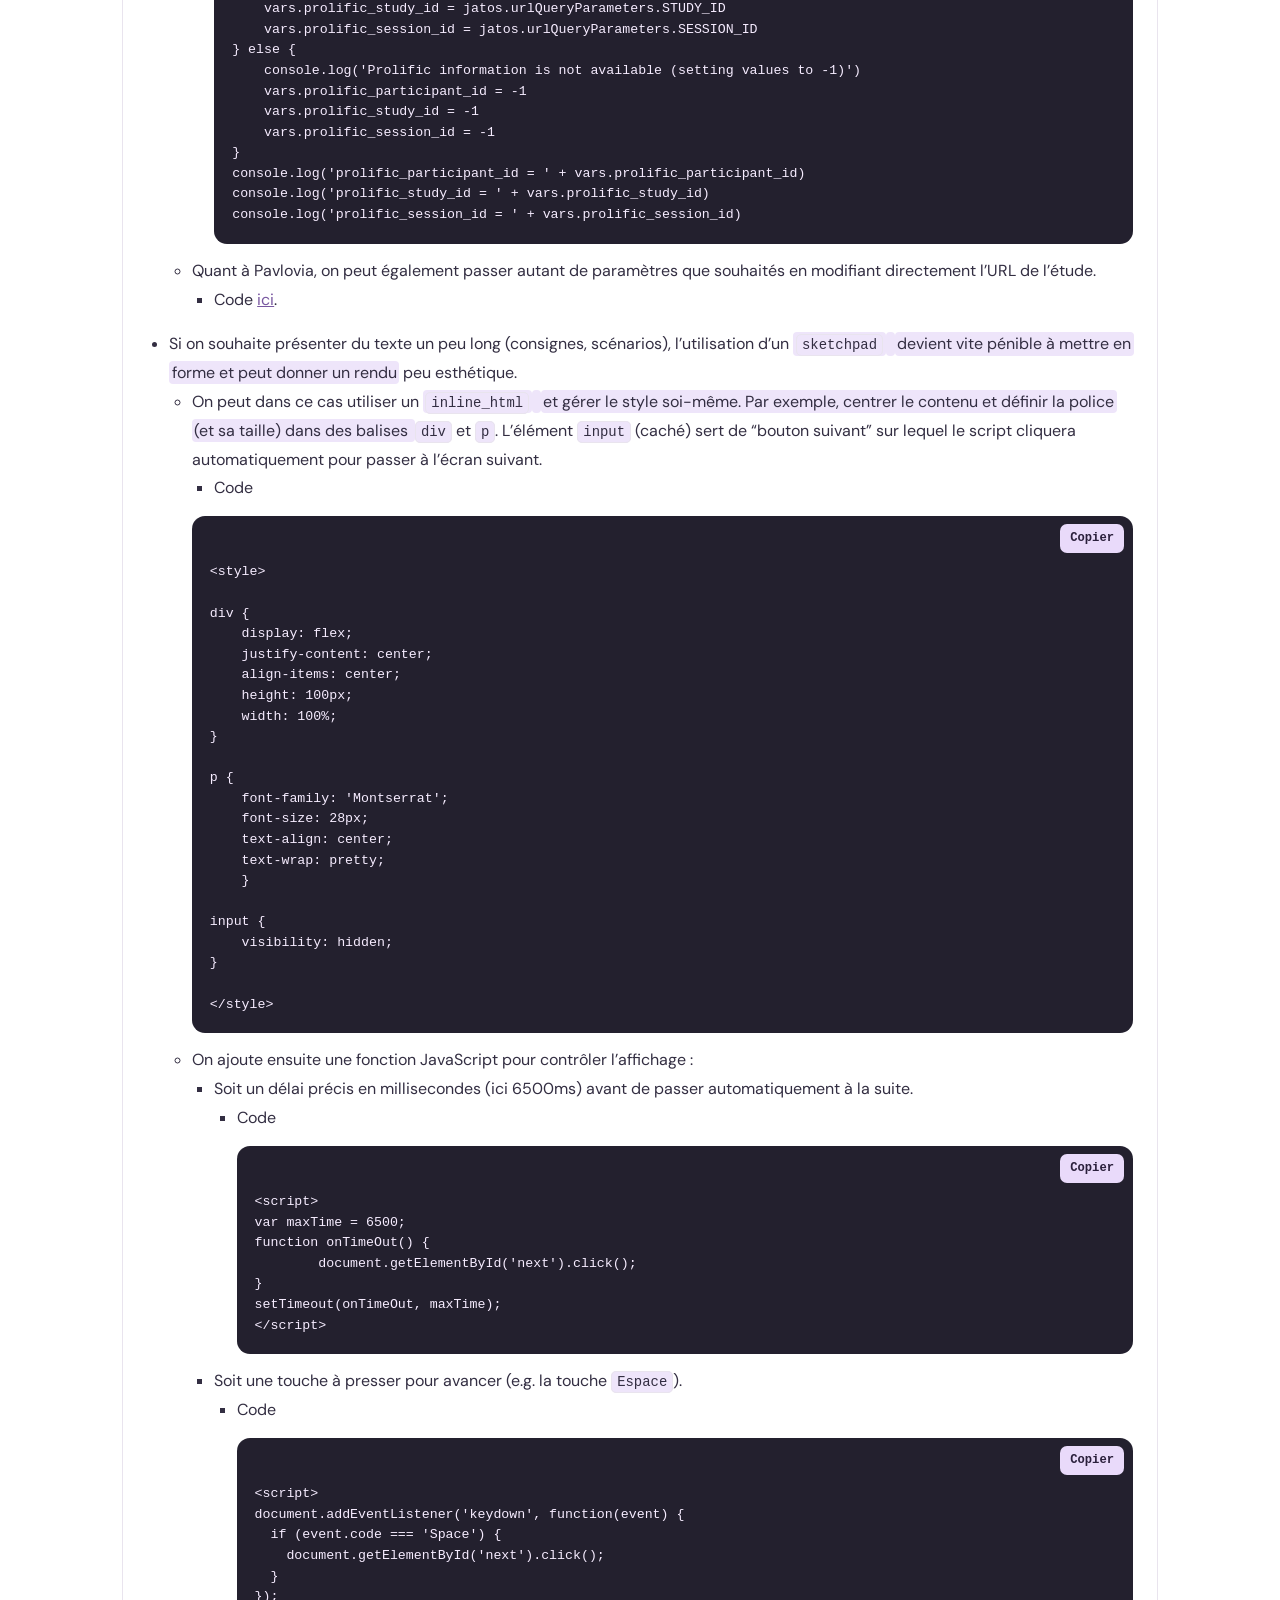
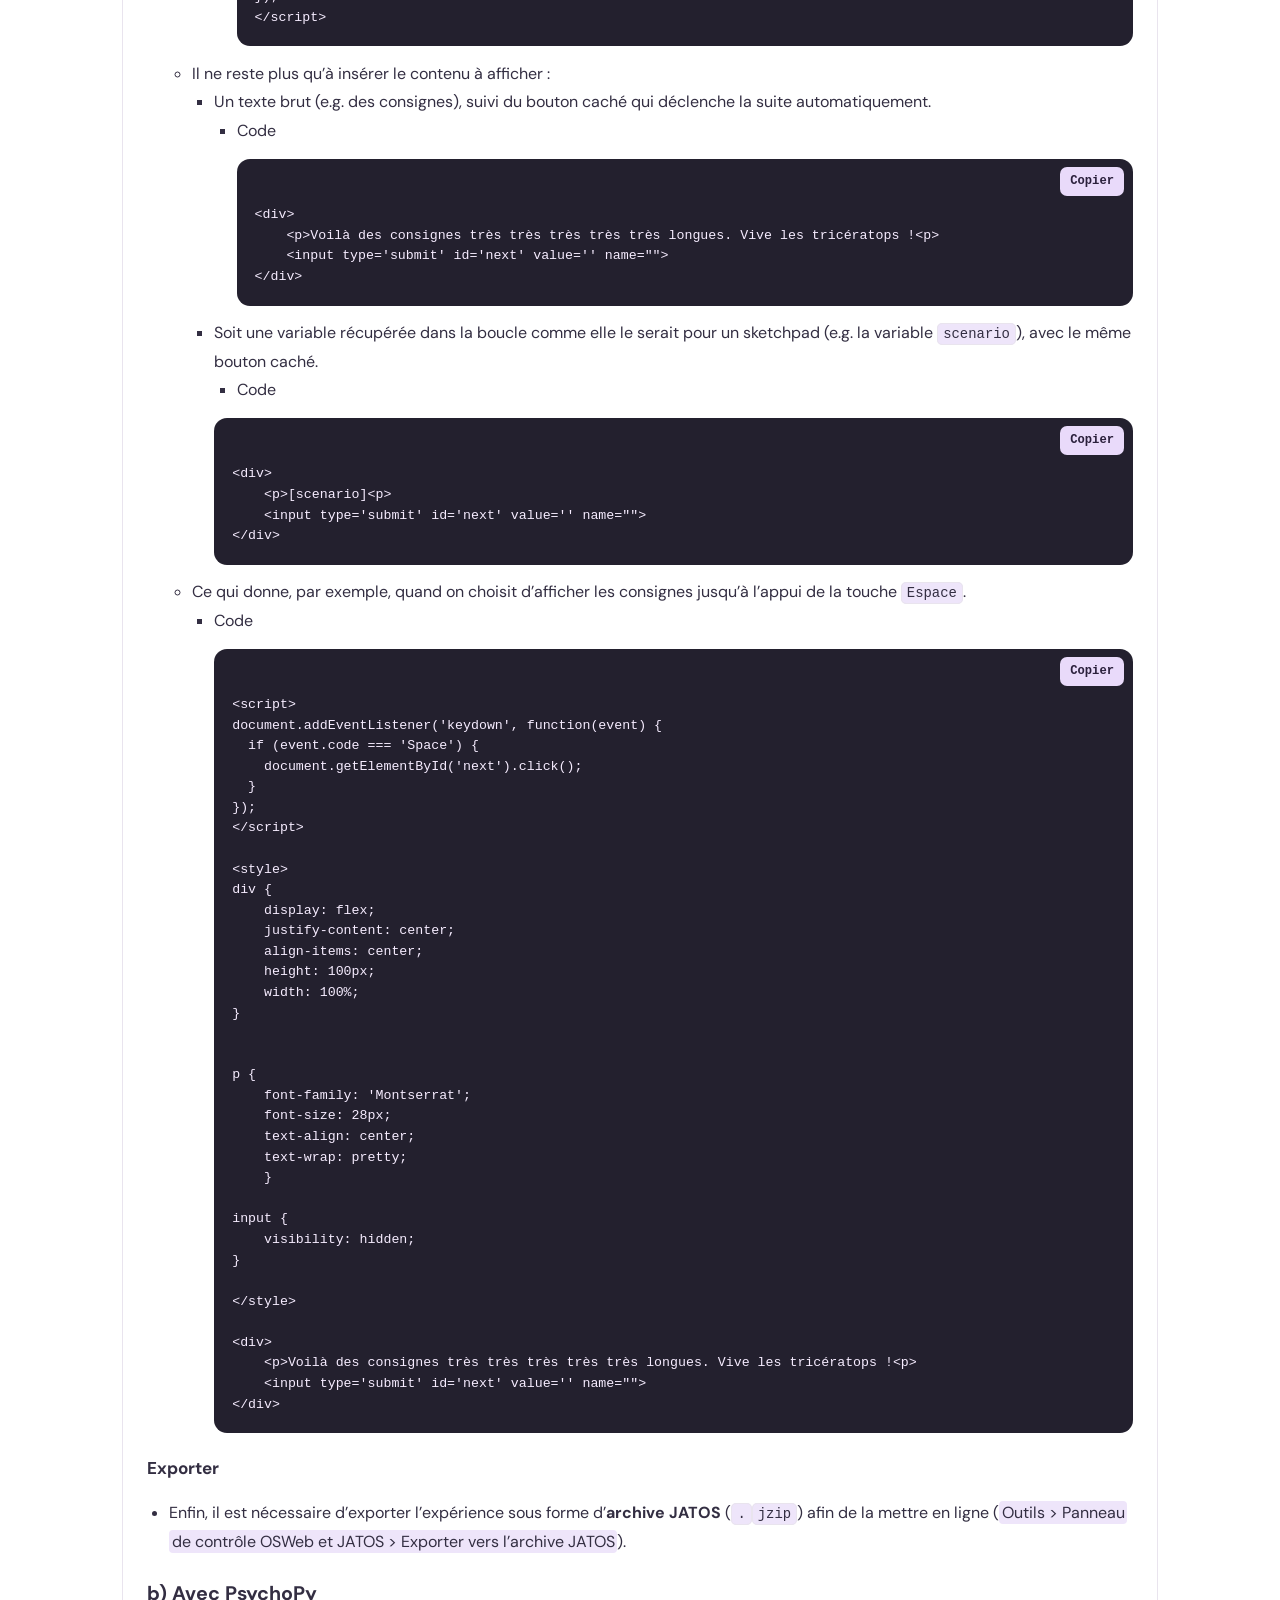
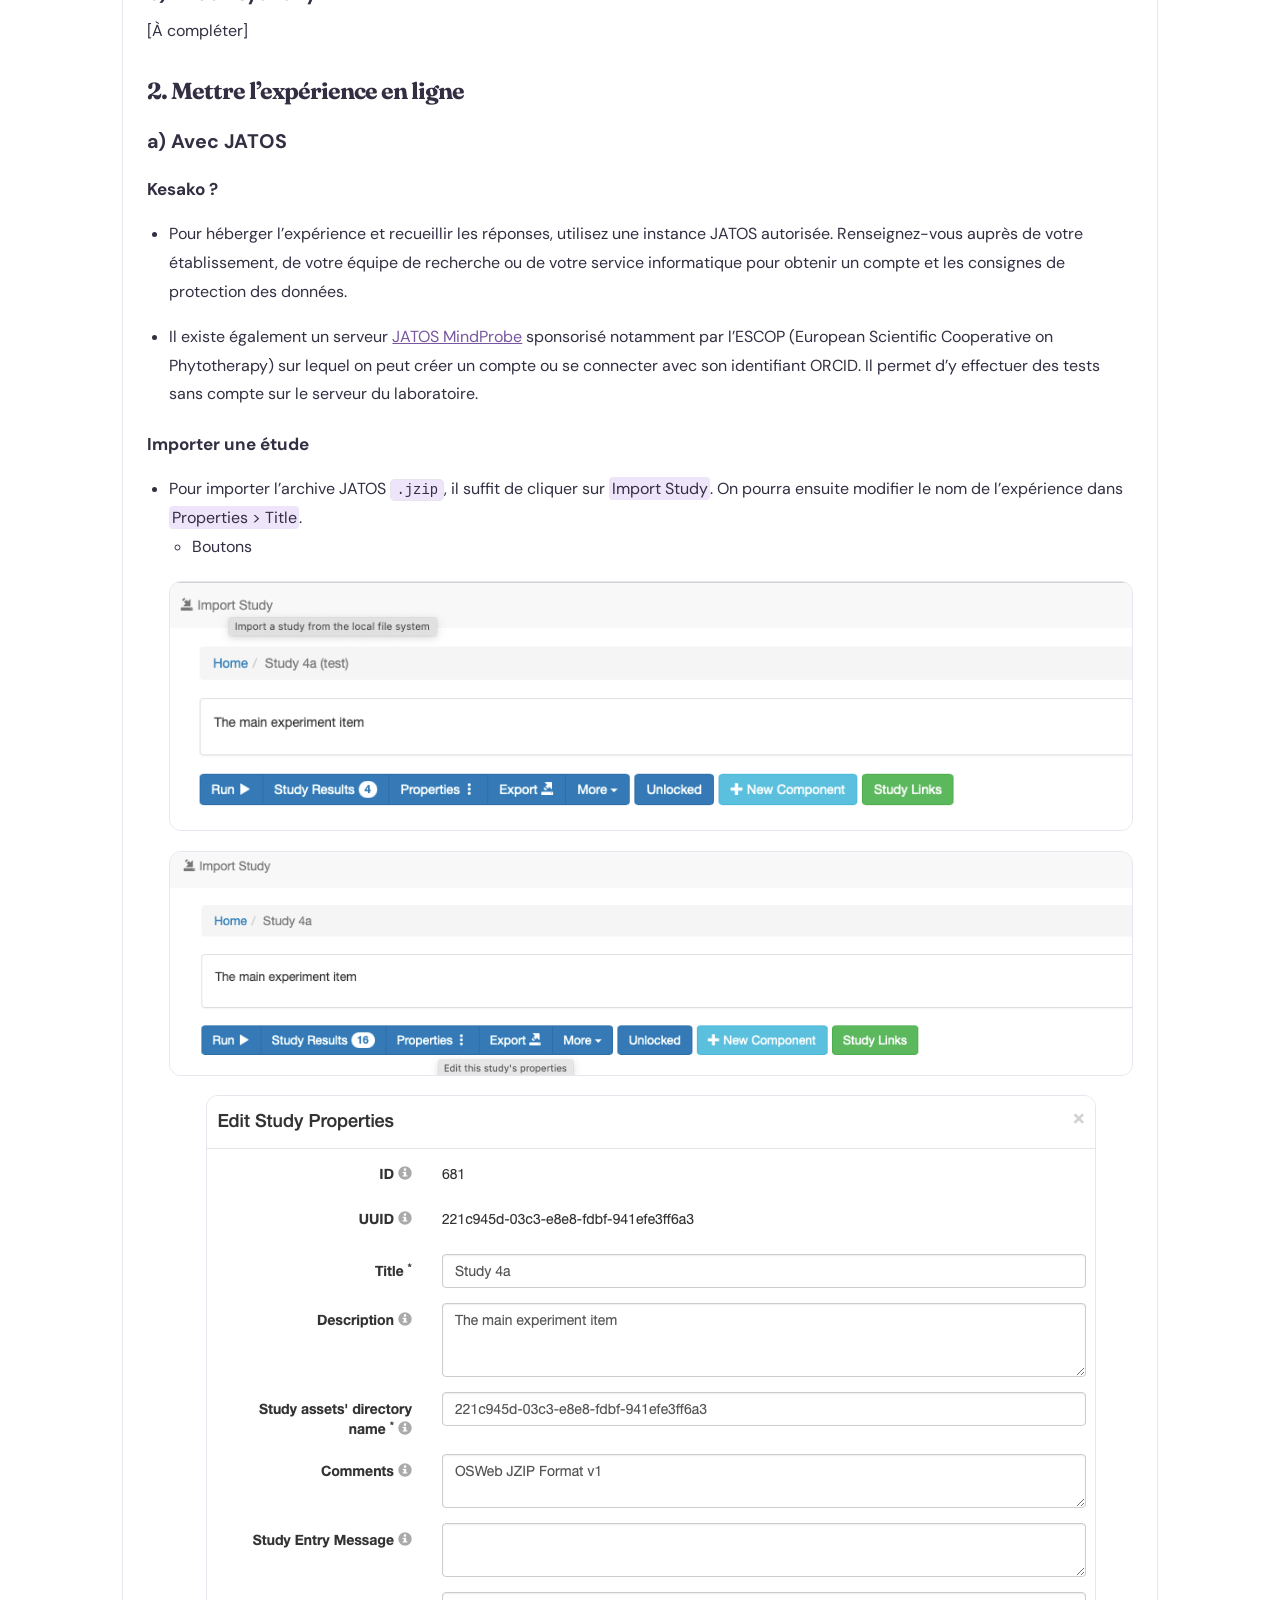
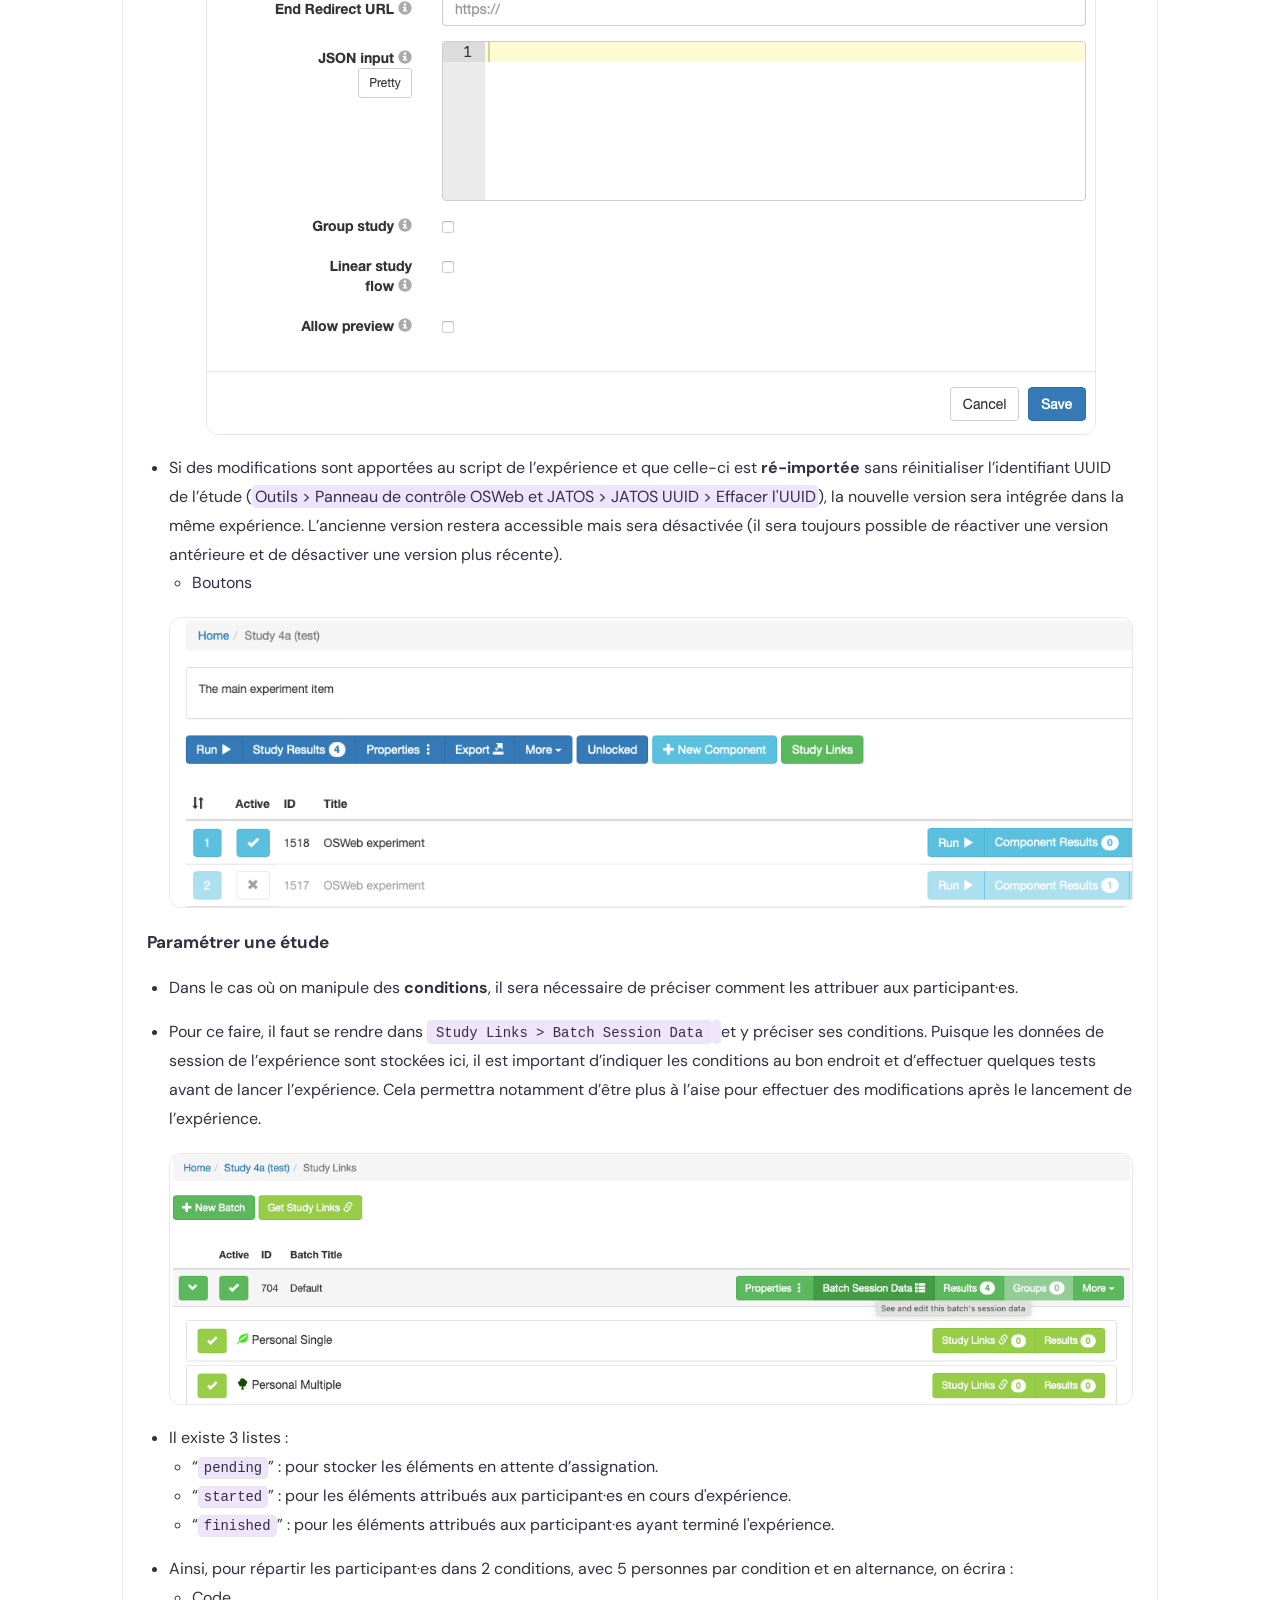
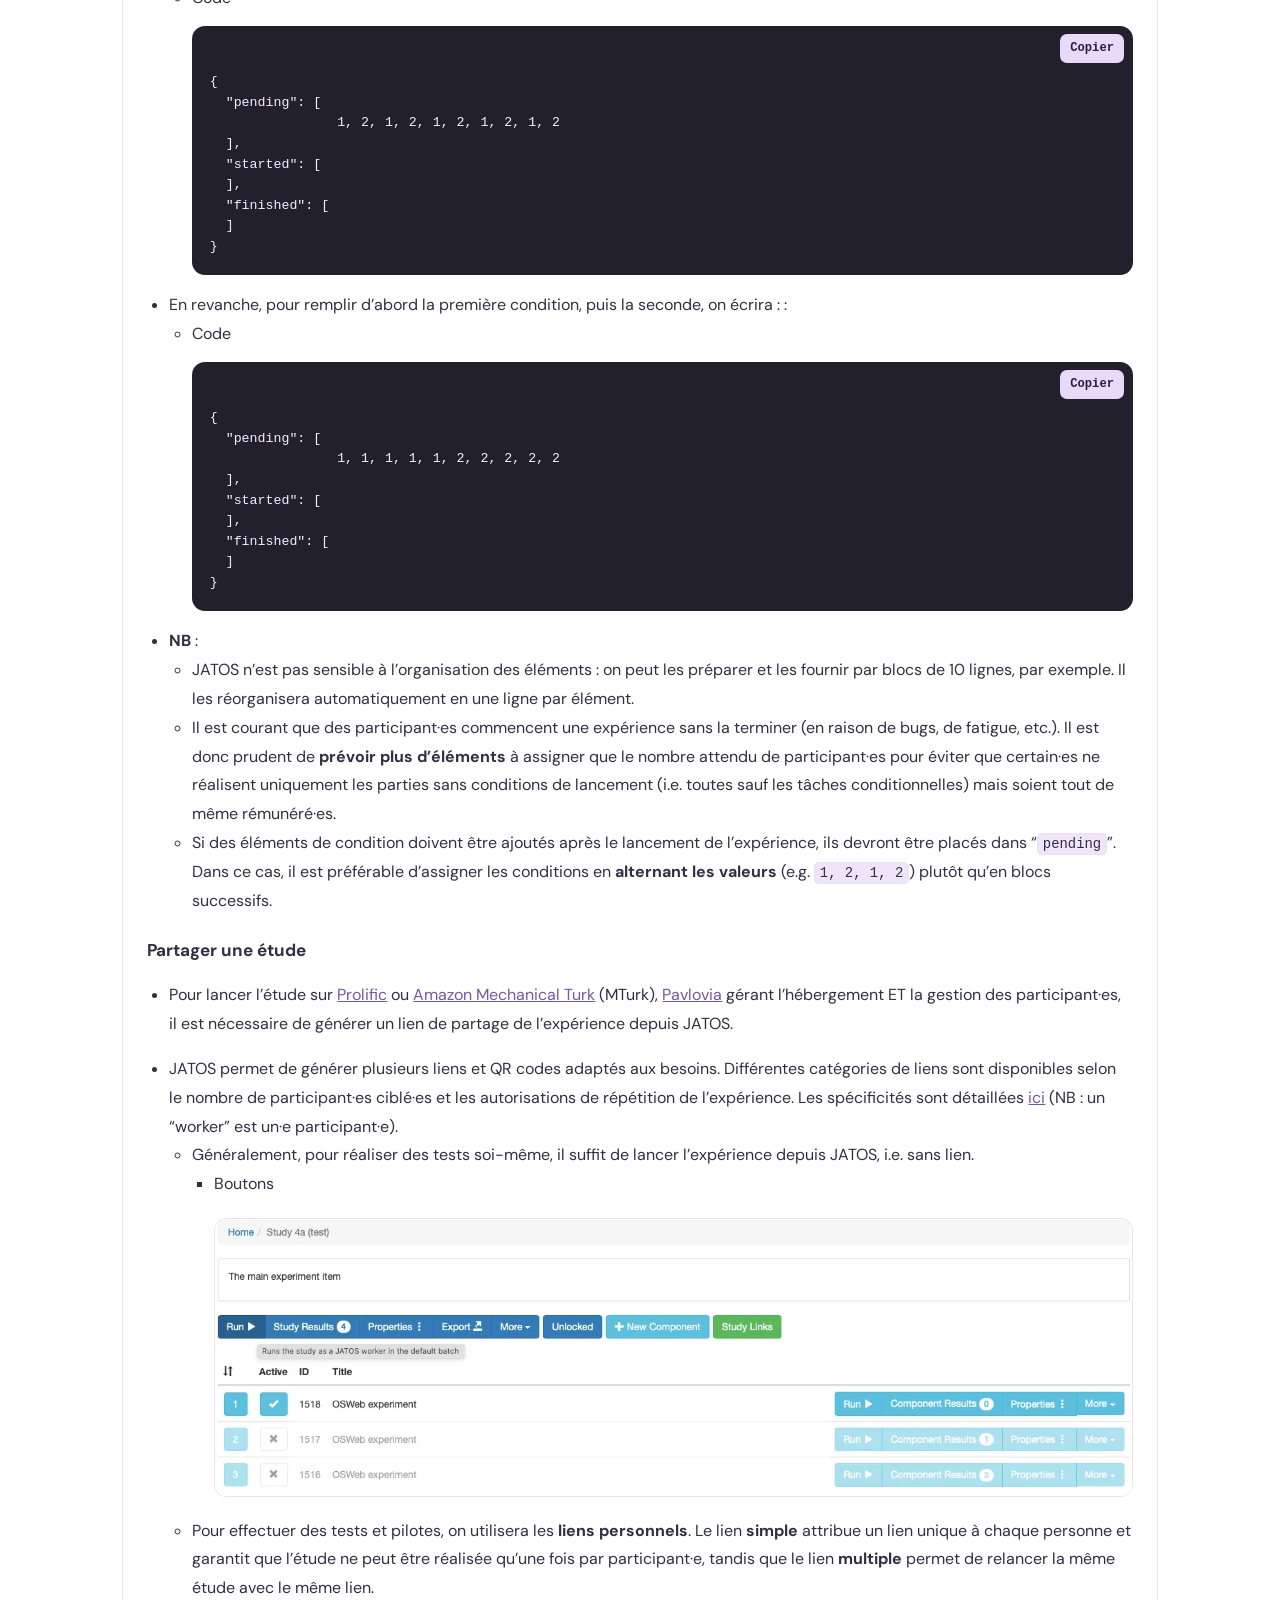
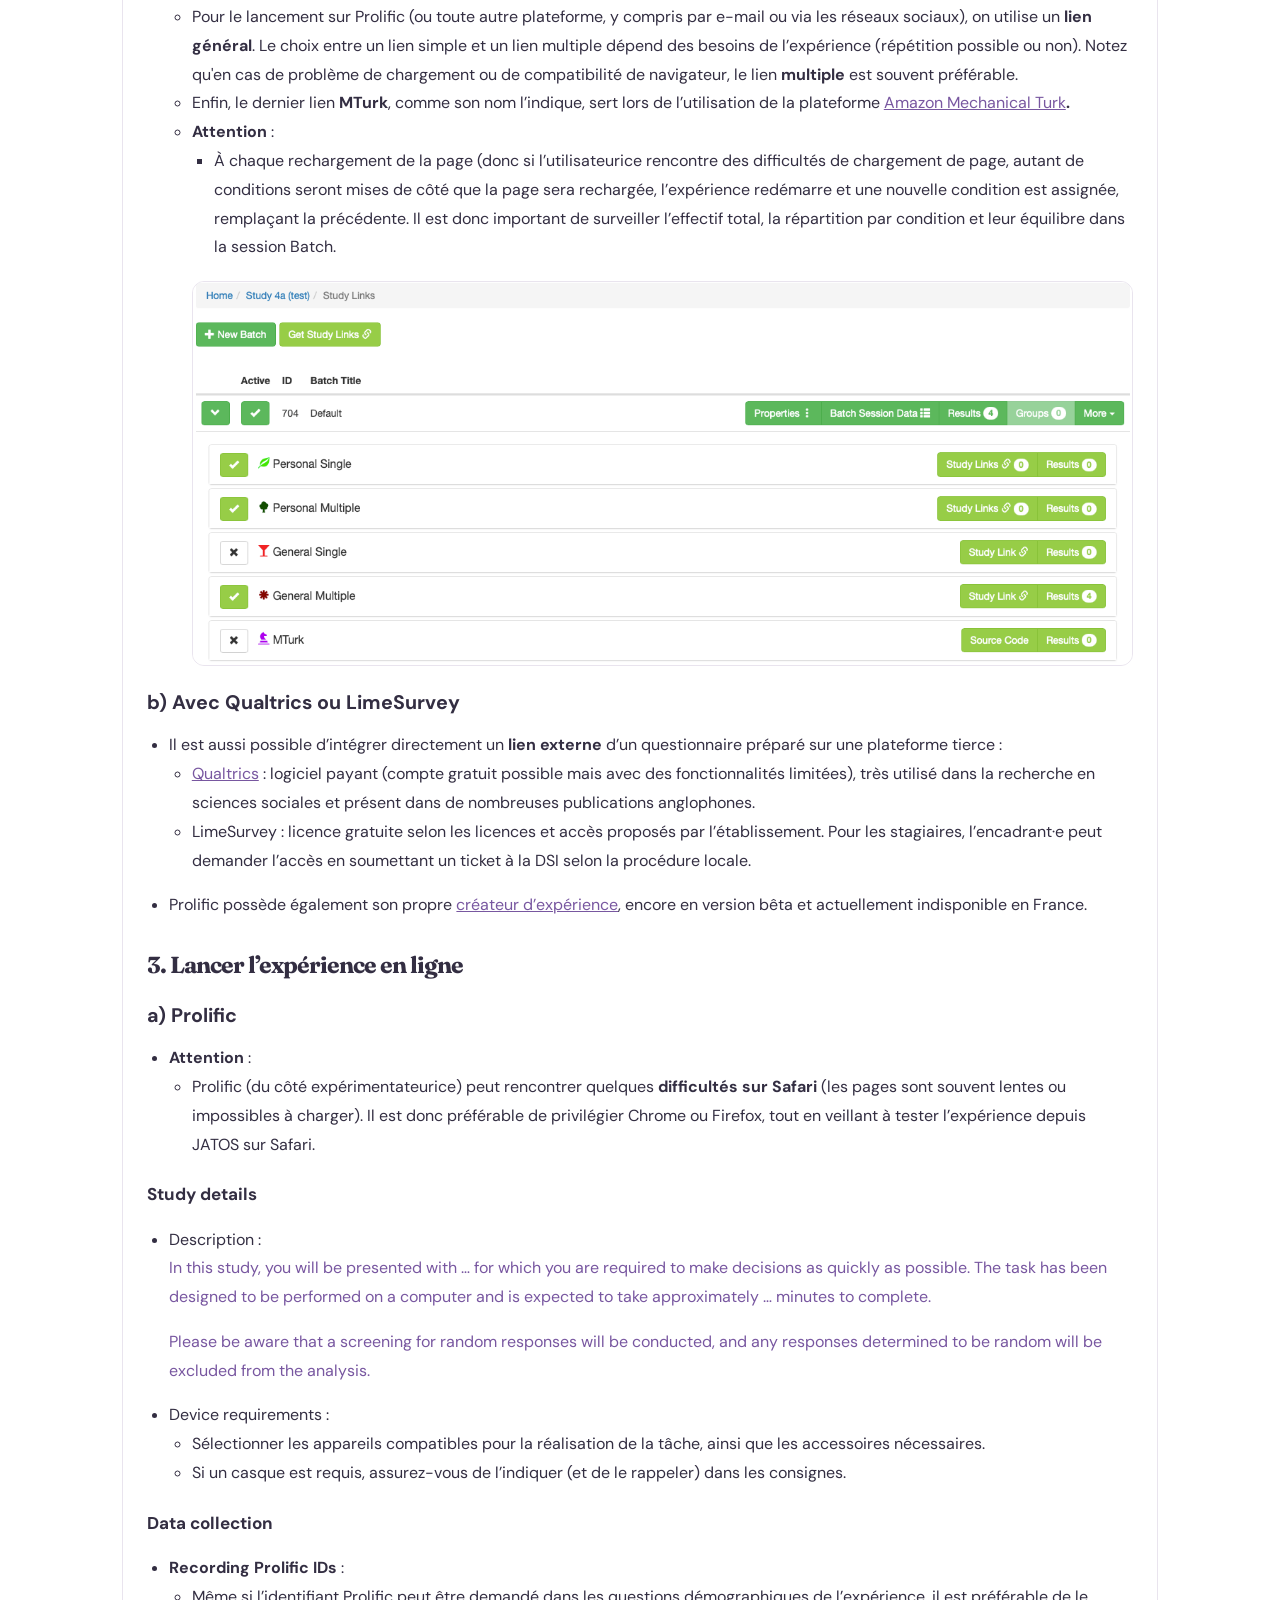
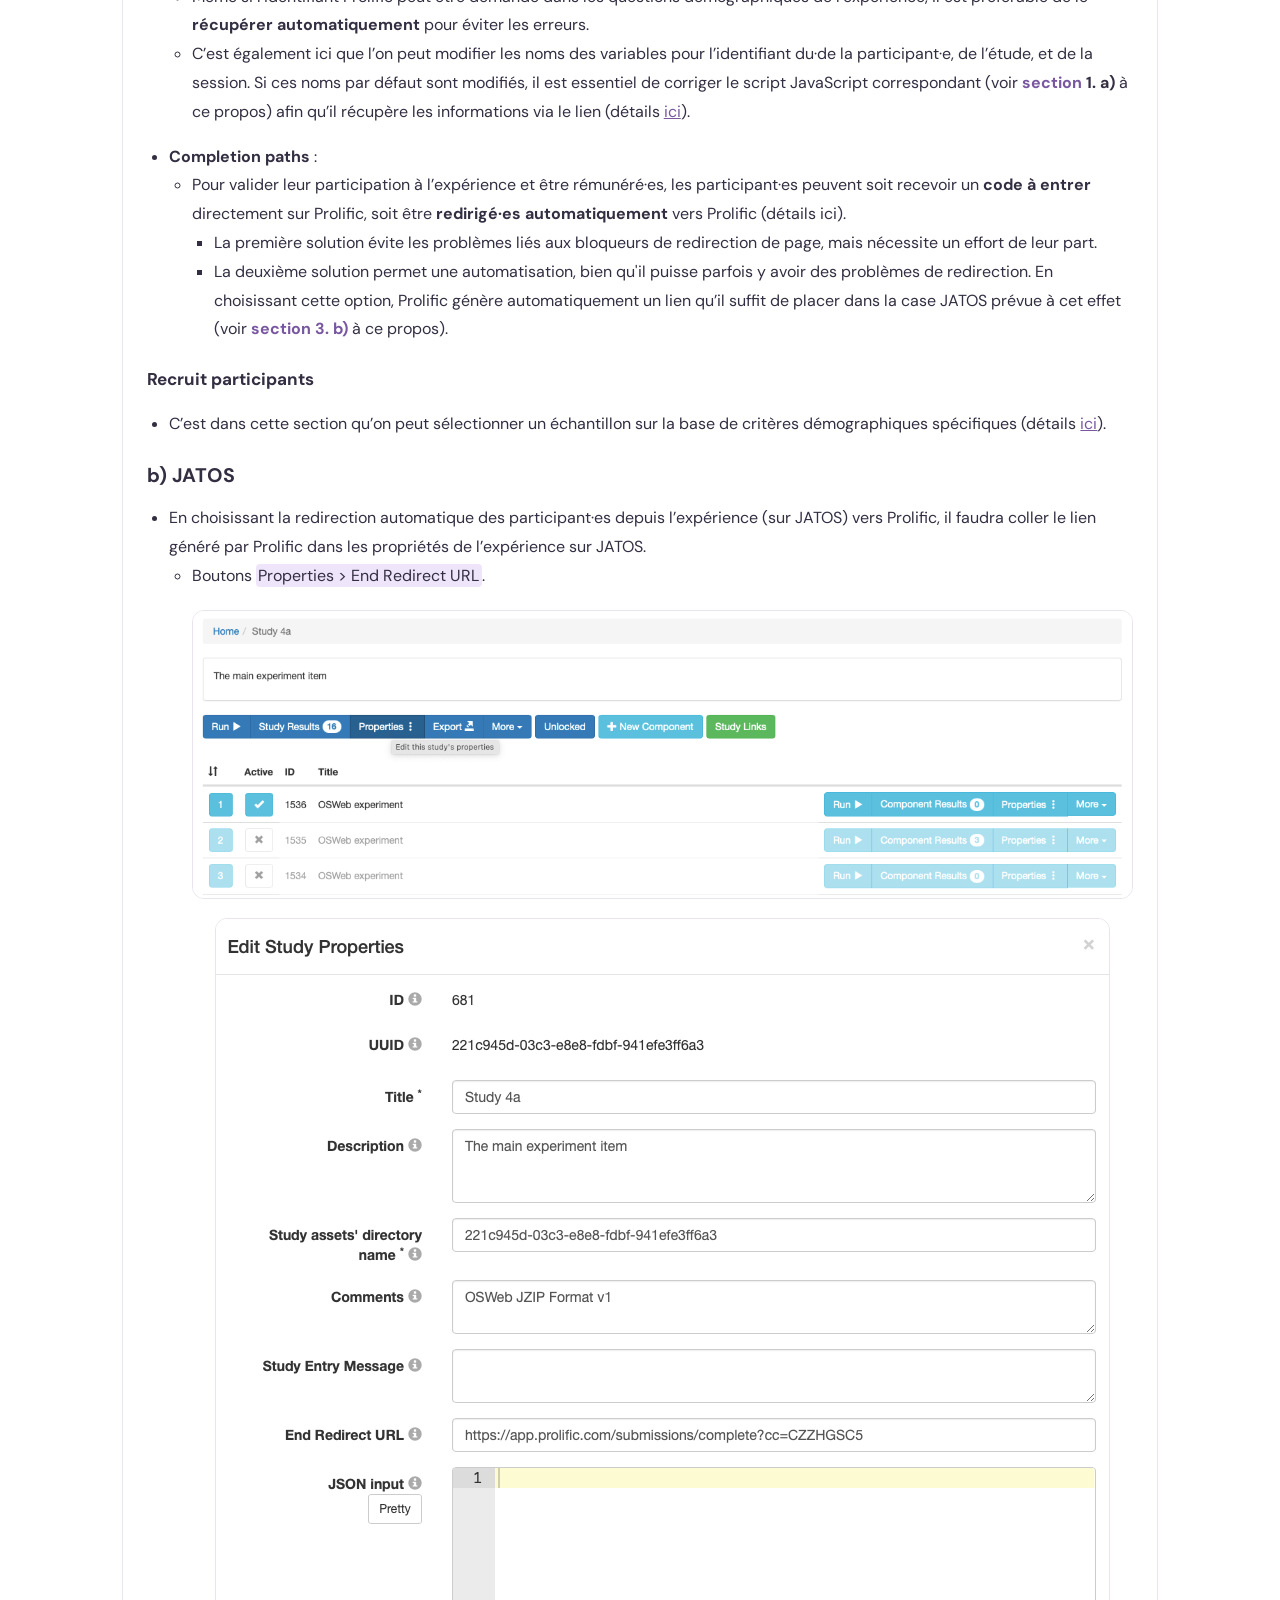
<file: ressources/experience-en-ligne.html>
<!DOCTYPE html>

<html lang="fr"><head><meta charset="utf-8"/><meta content="width=device-width,initial-scale=1" name="viewport"/><meta content="light dark" name="color-scheme"/><title>Programmer une expérience en ligne — Atlas Thébault Guiochon</title><link href="https://fonts.googleapis.com" rel="preconnect"/><link crossorigin="" href="https://fonts.gstatic.com" rel="preconnect"/><link href="https://fonts.googleapis.com/css2?family=DM+Sans:wght@400;500;600;700&amp;family=Fraunces:opsz,wght@9..144,500;9..144,600&amp;display=swap" rel="stylesheet"/><link href="../styles.css?v=20261112-r4" rel="stylesheet"/><link href="ressources.css?v=20261112-r4" rel="stylesheet"/><script>try{const t=localStorage.getItem('atlas-theme');if(t==='dark'||t==='light')document.documentElement.dataset.theme=t;}catch(e){}</script></head><body class="resources-page"><header class="resources-top"><nav class="resources-nav"><a class="brand" href="../index.html#accueil">🧠 asthebaultg</a><a href="../index.html#ressources">← Toutes les ressources</a></nav></header><main class="resources-layout"><div class="resources-eyebrow">Tutoriel · OpenSesame / JATOS / Prolific</div><h1>Programmer une expérience en ligne</h1><p class="resources-description">De la programmation de la tâche à la mise en ligne et au traitement des résultats.</p><div class="resources-notice">Document pédagogique adapté de notes de travail. Vérifiez les versions logicielles, les procédures de protection des données, les autorisations et les consignes de votre établissement. Les illustrations proviennent de l’export du tutoriel original.</div><article class="resources-card tutorial-body"><div class="tutorial-help"><strong>Accès et configuration :</strong> renseignez-vous auprès de votre établissement, de votre équipe de recherche ou de votre service informatique pour les serveurs, les licences, la sécurité des données et les droits d’accès. Vérifiez les paramètres des logiciels et les consignes applicables à votre protocole.</div><aside id="255d3511-94d6-8099-b8cf-d9b5d3cc22c0"><div></div><div><p class="" id="255d3511-94d6-80b4-a0ad-ede04479c8b2">Ce tutorial permet de programmer une expérience, de la mettre en ligne sur un serveur JATOS autorisé pour votre étude, puis de la partager directement ou de l’intégrer sur un site rémunérant les participations.</p></div></aside><h2 class="" id="11fd3511-94d6-801b-816e-d40068b8ad18">1. Programmer l’expérience</h2><h3 class="" id="11fd3511-94d6-803c-8678-eee875b73ba8">a) Avec OpenSesame</h3><h4 class="" id="120d3511-94d6-80fb-b64b-fcb940f245ed"><strong>Préparer</strong></h4><ul id="11fd3511-94d6-8035-ab37-e3b4fc6be371"><li>Coder et tester l’expérience avec exécution web (<em><mark>Experiment &gt; Exécuter l’expérience &gt; In a browser with OSWeb (osweb)</mark></em>).</li></ul><ul id="11fd3511-94d6-8036-85c6-e44fc3841c4d"><li>Certains éléments disponibles en exécution classique (PsychoPy) ne seront pas utilisables, mais d’autres, comme les <mark><code>inline_scripts</code></mark> en <strong>JavaScript</strong> et <strong>HTML</strong> seront utilisables (et bien pratiques). Il est donc préférable de sélectionner ce paramètre <strong>dès le début </strong>pour éviter la perte de certaines fonctionnalités une fois l’expérience créée.</li></ul><ul id="12ed3511-94d6-8051-819a-f7dd2b37d688"><li>On peut, par exemple, utiliser les <mark><code>inline_script</code></mark> pour collecter les <strong>données démographiques</strong> des participant·es, que certaines plateformes recueillent partiellement ou de manière imparfaite.</li></ul><ul id="12ed3511-94d6-8007-b203-d026a33612f9"><li>Par exemple, Prolific recueille par défaut l’âge, le sexe (mais pas le genre), le pays de naissance et de résidence, la langue, et le statut de travail (mi-temps ou temps plein). La collecte de l’ethnie est imprécise, et il manque des informations comme le genre, le niveau d’étude ou la catégorie socio-professionnelle. Si un échantillonnage (depuis la plateforme) basé sur des <strong>critères démographiques</strong> est nécessaire (détails <a href="https://researcher-help.prolific.com/en/article/412c0a" rel="noopener noreferrer" target="_blank">ici</a>), ces données seront disponibles en téléchargement.</li></ul><ul id="12fd3511-94d6-80c3-ad02-f0d15271b2bc"><li>De plus en plus de revues exigent une description précise des participant·es, notamment concernant le genre et l’ethnie, que les données de Prolific ne fournissent pas toujours. Dans ce cas, il est possible de créer un <strong>formulaire personnalisé en HTML</strong>.</li></ul><ul id="12ed3511-94d6-800b-b351-cf58b14c74d5"><li><strong>Attention</strong> : certaines informations, comme la date de naissance, ne peuvent être demandées sur Prolific (détails <a href="https://researcher-help.prolific.com/en/article/2892e2" rel="noopener noreferrer" target="_blank">ici</a>).</li></ul><ul id="12fd3511-94d6-80b5-b19b-fb16ea100c04"><li>NB :<ul id="12fd3511-94d6-802f-a2a2-f4922bae5435"><li><strong>Genre</strong> : sexe et genre sont souvent confondus. Le sexe est généralement traité comme binaire, négligeant ainsi les personnes intersexes. En ce qui concerne l’identité de genre, les personnes non binaires, genderfluid, agenre, plurigenre peuvent utiliser différents termes. Pour des catégories inclusives mais concises, on peut, en plus des catégories femme et homme, utiliser “genderqueer” (ou ”gender queer” utilisé, comme le premier en français) pour inclure les personnes non binaires, (gender / genre) fluides, ou agenres (détail à propos du genre <a href="https://apastyle.apa.org/style-grammar-guidelines/bias-free-language/gender" rel="noopener noreferrer" target="_blank">ici</a>).</li></ul><ul id="12fd3511-94d6-8052-b1e3-f78381dae877"><li><strong>Ethnicity/Race</strong> : là aussi, les catégories peuvent être imprécises. Même l’<a href="https://apastyle.apa.org/style-grammar-guidelines/bias-free-language/racial-ethnic-minorities" rel="noopener noreferrer" target="_blank">American Psychological Association</a> (APA) et le <a href="https://www.census.gov/newsroom/blogs/random-samplings/2024/04/updates-race-ethnicity-standards.html" rel="noopener noreferrer" target="_blank">gouvernement américain</a> n’ont pas de consensus clair.</li></ul><ul id="12fd3511-94d6-80b0-b573-d367037a59fe"><li>Voir l’annexe de <a href="https://journals.sagepub.com/doi/10.1177/0146167217744525#supplementary-materials" rel="noopener noreferrer" target="_blank">Ward et collègues (2018)</a> pour des questions détaillées concernant de nombreuses caractéristiques démographiques, comme l’ethnie, le revenu, le statut professionnel, ou encore les croyances religieuses.</li></ul><ul id="134d3511-94d6-80db-ad4c-dbae18435758"><li>On peut récupérer l’identifiant Prolific (voir <em><strong>s</strong></em><em><strong>ection 3. a)</strong></em> à ce propos) automatiquement, mais le demander permet un double contrôle.</li></ul><ul id="135d3511-94d6-80d5-980b-dcad41d557b0"><li>Chaque <strong>variable</strong> demandée dans le formulaire <strong>HTML </strong>doit bien sûr être ajoutée au <strong>logger</strong> pour être enregistrée.</li></ul></li></ul><ul id="12ed3511-94d6-80f7-900c-cda0aac58d34"><li>Code<pre id="12ed3511-94d6-8095-8e7e-e02f448f3cb1"><code>&lt;h4&gt;Prolific ID&lt;/h4&gt;
&lt;p&gt;Your Prolific ID: &lt;input type="text" name="prolific_ID" required/&gt;&lt;/p&gt;

&lt;h4&gt;Sex&lt;/h4&gt;
&lt;label&gt;
    &lt;input type="radio" name="sex" value="female" required/&gt;Female
&lt;/label&gt;
&lt;label&gt;
    &lt;input type="radio" name="sex" value="male"/&gt;Male
&lt;/label&gt;
&lt;label&gt;
    &lt;input type="radio" name="sex" value="intersex"/&gt;Intersex
&lt;/label&gt;

&lt;h4&gt;Gender&lt;/h4&gt;
&lt;label&gt;
    &lt;input type="radio" name="gender" value="woman"/&gt;Woman
&lt;/label&gt;
&lt;label&gt;
    &lt;input type="radio" name="gender" value="man"/&gt;Man
&lt;/label&gt;
&lt;label&gt;
    &lt;input type="radio" name="gender" value="genderqueer"/&gt;Genderqueer
&lt;/label&gt;

&lt;h4&gt;Race&lt;/h4&gt;
&lt;label&gt;
    &lt;input type="radio" name="race" value="asian"/&gt;Asian
&lt;/label&gt;
&lt;label&gt;
    &lt;input type="radio" name="race" value="black"/&gt;Black or African American
&lt;/label&gt;
&lt;label&gt;
    &lt;input type="radio" name="race" value="hispanic"/&gt;Hispanic or Latino
&lt;/label&gt;
&lt;label&gt;
    &lt;input type="radio" name="race" value="middleeast"/&gt;Middle Eastern or North African
&lt;/label&gt;
&lt;label&gt;
    &lt;input type="radio" name="race" value="native"/&gt;Native American or Alaska Native
&lt;/label&gt;
&lt;label&gt;
    &lt;input type="radio" name="race" value="islander"/&gt;Native Hawaiian or Pacific Islander
&lt;/label&gt;
&lt;label&gt;
    &lt;input type="radio" name="race" value="white"/&gt;White
&lt;/label&gt;
&lt;label&gt;
    &lt;input type="radio" name="race" value="mixed"/&gt;Mixed / Multiracial
&lt;/label&gt;
&lt;label&gt;
    &lt;input type="radio" name="race" value="other"/&gt;Other
&lt;/label&gt;

&lt;h4&gt;Age&lt;/h4&gt;
&lt;input type="number" name="age" min="18" max="99" required/&gt;&lt;/p&gt;
</code></pre></li></ul><ul id="120d3511-94d6-8072-a19a-cf30e0e9b665"><li>Si on a besoin de répartir les participations dans plusieurs <strong>conditions</strong>, il est nécessaire d’ajouter un <mark><code>inline_javascript</code></mark> au début de l’expérience pour récupérer la condition (voir <em><strong>section</strong></em> <em><strong>2. a)</strong></em> pour les stipuler, et ne pas oublier d’ajouter cette variable au logger). <ul id="120d3511-94d6-80e3-a70c-ebacb448fe60"><li>Drag &amp; Drop<figure id="120d3511-94d6-804c-9a2c-edc145b98bee"><a href="assets/experience-en-ligne/figure-01.png" rel="noopener noreferrer" target="_blank"><img alt="Capture illustrant une étape du tutoriel" loading="lazy" src="assets/experience-en-ligne/figure-01.png"/></a></figure></li></ul></li></ul><ul id="120d3511-94d6-80ac-8a95-e4dfe8f1bd62"><li>On peut également utiliser cette approche pour manipuler une variable d'<strong>attente</strong> (<em><code>waiting</code></em>), particulièrement utile lorsque le script et les stimuli mettent du temps à se charger. <ul id="134d3511-94d6-8033-b49d-ed05f4661366"><li>Grâce à une boucle contenant un <mark><code>sketchpad</code></mark> (e.g. “Veuillez patienter" ou "Chargement” affiché pendant 500ms) et un <mark><code>repeat_cycle</code></mark> (en utilisant <em><mark>Répéter si </mark></em><em><mark><code>[waiting]=1</code></mark></em>), on peut signaler au·à la participant·e que le chargement de l'expérience est en cours.<ul id="120d3511-94d6-800a-8d42-e341ffe9e53c"><li>Drag &amp; Drop</li></ul><figure id="120d3511-94d6-8023-a6d8-d9127c98642a"><a href="assets/experience-en-ligne/figure-02.png" rel="noopener noreferrer" target="_blank"><img alt="Capture illustrant une étape du tutoriel" loading="lazy" src="assets/experience-en-ligne/figure-02.png"/></a></figure><ul id="120d3511-94d6-80e5-b1f4-c7ce44f17efa"><li>Code</li></ul><pre id="120d3511-94d6-801e-aa2c-f4b5cb6261c6"><code>function getCondition() {
    console.log('getting pending conditions')
    vars.waiting = 1
    let condition = jatos.batchSession.find('/pending/0')
    vars.condition = condition
    if (typeof condition === "undefined") {
        vars.experiment_finished = 1
        vars.waiting = 0
    } else {
        vars.experiment_finished = 0
        jatos.batchSession.move('/pending/0', '/started/0')
            .then(() =&gt; {
                console.log('starting with condition ' + condition)
                vars.condition = condition
                vars.waiting = 0
            })
            .catch(() =&gt; {
                console.log('failed to start condition')
                vars.condition = null
                setTimeout(() =&gt; getCondition(), 1000)
                getCondition()
            })
    }
}
if (window.jatos) {
    console.log('Jatos Detected')
    getCondition()
    console.log('starting with condition ' + vars.condition)
} else {
    vars.waiting = 0
    vars.condition = 1
}</code></pre></li></ul></li></ul><figure id="120d3511-94d6-80ea-a90a-ca9984ea282a"><a href="assets/experience-en-ligne/figure-03.png" rel="noopener noreferrer" target="_blank"><img alt="Capture illustrant une étape du tutoriel" loading="lazy" src="assets/experience-en-ligne/figure-03.png"/></a></figure><ul id="120d3511-94d6-803d-a4ce-c095c1e516bc"><li>On peut également profiter de cet <mark><code>inline_javascript</code></mark> de début d’expérience pour récupérer les données concernant l’étude et les participant·es. <ul id="120d3511-94d6-80d8-a460-f16c719ed2e7"><li>Pour Prolific, le site propose lui-même de configurer les <strong>paramètres</strong> à “passer” via l’URL. Généralement, on récupère l’identifiant du·de la participant·e, l’identifiant de l’étude et l’identifiant de session (voir <em><strong>section 3. a)</strong></em> à ce propos).<ul id="120d3511-94d6-8015-bb19-fb53e6c1b645"><li>Code<pre id="120d3511-94d6-803e-97b0-c58dae4c91b1"><code>if (window.jatos &amp;&amp; jatos.urlQueryParameters.PROLIFIC_PID) {
    console.log('Prolific information is available')
    vars.prolific_participant_id = jatos.urlQueryParameters.PROLIFIC_PID
    vars.prolific_study_id = jatos.urlQueryParameters.STUDY_ID
    vars.prolific_session_id = jatos.urlQueryParameters.SESSION_ID
} else {
    console.log('Prolific information is not available (setting values to -1)')
    vars.prolific_participant_id = -1
    vars.prolific_study_id = -1
    vars.prolific_session_id = -1
}
console.log('prolific_participant_id = ' + vars.prolific_participant_id)
console.log('prolific_study_id = ' + vars.prolific_study_id)
console.log('prolific_session_id = ' + vars.prolific_session_id)</code></pre></li></ul></li></ul><ul id="120d3511-94d6-807a-b06e-cd6668165338"><li>Quant à Pavlovia, on peut également passer autant de paramètres que souhaités en modifiant directement l’URL de l’étude.<ul id="120d3511-94d6-806b-975e-f029e9c024ff"><li>Code <a href="https://pavlovia.org/docs/experiments/url-parameters" rel="noopener noreferrer" target="_blank">ici</a>.</li></ul></li></ul></li></ul><ul id="255d3511-94d6-8021-9cd3-fc574548b7bd"><li>Si on souhaite présenter du texte un peu long (consignes, scénarios), l’utilisation d’un <mark><code>sketchpad</code></mark><mark> </mark><mark>devient vite pénible à mettre en forme et peut donner un rendu</mark> peu esthétique. <ul id="256d3511-94d6-8024-8428-e271011fc0a0"><li>On peut dans ce cas utiliser un <mark><code>inline_html</code></mark><mark> </mark><mark>et gérer le style soi-même. Par exemple, centrer le contenu et définir la police (et sa taille) dans des balises </mark><code>div</code> et <code>p</code>. L’élément <code>input</code> (caché) sert de “bouton suivant” sur lequel le script cliquera automatiquement pour passer à l’écran suivant.<ul id="256d3511-94d6-8040-9030-f16962f91917"><li>Code</li></ul><pre id="256d3511-94d6-807f-85e4-eb81aca6641a"><code>&lt;style&gt;

div {
    display: flex;
    justify-content: center;
    align-items: center;
    height: 100px;
    width: 100%;
}

p {
    font-family: 'Montserrat';
    font-size: 28px;
    text-align: center;
    text-wrap: pretty;
    }
    
input {
    visibility: hidden;
}

&lt;/style&gt;</code></pre></li></ul><ul id="256d3511-94d6-808c-bf45-db3327e11624"><li>On ajoute ensuite une fonction JavaScript pour contrôler l’affichage :<ul id="256d3511-94d6-8047-9781-dce7e917ee06"><li>Soit un délai précis en millisecondes (ici 6500ms) avant de passer automatiquement à la suite.<ul id="255d3511-94d6-80ce-9387-e4e8335562c6"><li>Code<pre id="256d3511-94d6-804a-9cb7-c727344b6d39"><code>&lt;script&gt;
var maxTime = 6500;
function onTimeOut() {
	document.getElementById('next').click();
}
setTimeout(onTimeOut, maxTime);
&lt;/script&gt;</code></pre></li></ul></li></ul><ul id="256d3511-94d6-801e-8feb-fba7724642c6"><li>Soit une touche à presser pour avancer (e.g. la touche <code>Espace</code>).<ul id="256d3511-94d6-8066-abee-c67082e9dd00"><li>Code<pre id="256d3511-94d6-80c1-8ef8-d141a1bef3ef"><code>&lt;script&gt;
document.addEventListener('keydown', function(event) {
  if (event.code === 'Space') {
    document.getElementById('next').click();
  }
});
&lt;/script&gt;</code></pre></li></ul></li></ul></li></ul><ul id="256d3511-94d6-8063-86ee-c8dde121bcf4"><li>Il ne reste plus qu’à insérer le contenu à afficher :<ul id="256d3511-94d6-8074-ab4e-ffe65957ebf1"><li>Un texte brut (e.g. des consignes), suivi du bouton caché qui déclenche la suite automatiquement.<ul id="256d3511-94d6-8081-bdda-cd7040d99172"><li>Code<pre id="255d3511-94d6-806e-addf-db11b64a621a"><code>&lt;div&gt;
    &lt;p&gt;Voilà des consignes très très très très très longues. Vive les tricératops !&lt;p&gt;
    &lt;input type='submit' id='next' value='' name=""&gt;
&lt;/div&gt;</code></pre></li></ul></li></ul><ul id="256d3511-94d6-803f-b235-c93f4388bb63"><li>Soit une variable récupérée dans la boucle comme elle le serait pour un sketchpad (e.g. la variable <em><code>scenario</code></em>), avec le même bouton caché.<ul id="256d3511-94d6-80c1-8078-d77b648790b8"><li>Code</li></ul><pre id="256d3511-94d6-80eb-89ad-f9355bad004d"><code>&lt;div&gt;
    &lt;p&gt;[scenario]&lt;p&gt;
    &lt;input type='submit' id='next' value='' name=""&gt;
&lt;/div&gt;</code></pre></li></ul></li></ul><ul id="256d3511-94d6-801e-a656-e13778996429"><li>Ce qui donne, par exemple, quand on choisit d’afficher les consignes jusqu’à l’appui de la touche <code>Espace</code>.<ul id="256d3511-94d6-80e2-8aae-fa1393a4b4ca"><li>Code<pre id="256d3511-94d6-8080-bfe8-cb2ab70f4c31"><code>&lt;script&gt;
document.addEventListener('keydown', function(event) {
  if (event.code === 'Space') {
    document.getElementById('next').click();
  }
});
&lt;/script&gt;

&lt;style&gt;
div {
    display: flex;
    justify-content: center;
    align-items: center;
    height: 100px;
    width: 100%;
}


p {
    font-family: 'Montserrat';
    font-size: 28px;
    text-align: center;
    text-wrap: pretty;
    }
    
input {
    visibility: hidden;
}

&lt;/style&gt;

&lt;div&gt;
    &lt;p&gt;Voilà des consignes très très très très très longues. Vive les tricératops !&lt;p&gt;
    &lt;input type='submit' id='next' value='' name=""&gt;
&lt;/div&gt;</code></pre></li></ul></li></ul></li></ul><h4 class="" id="120d3511-94d6-8025-97d9-eb3bf7a763c1"><strong>Exporter</strong></h4><ul id="120d3511-94d6-80e9-b0b6-e14d4c8cd0fa"><li>Enfin, il est nécessaire d’exporter l’expérience sous forme d’<strong>archive JATOS</strong> (<code>.</code><em><code>jzip</code></em>) afin de la mettre en ligne (<em><mark>Outils &gt; Panneau de contrôle OSWeb et JATOS &gt; Exporter vers l’archive JATOS</mark></em>).</li></ul><h3 class="" id="11fd3511-94d6-803a-9431-c0d66ad6e99d">b) Avec PsychoPy</h3><p class="" id="120d3511-94d6-804d-b31f-e5a8b68f7820">[À compléter]</p><h2 class="" id="120d3511-94d6-801e-bdaa-ef5ad85a8e6c">2. Mettre l’expérience en ligne</h2><h3 class="" id="120d3511-94d6-8061-9259-e68444c6fe62">a) Avec JATOS</h3><h4 class="" id="120d3511-94d6-80a6-a91f-fdf995299a76"><strong>Kesako ?</strong></h4><ul id="120d3511-94d6-80ca-a2f6-c95ee692d31d"><li>Pour héberger l’expérience et recueillir les réponses, utilisez une instance JATOS autorisée. Renseignez-vous auprès de votre établissement, de votre équipe de recherche ou de votre service informatique pour obtenir un compte et les consignes de protection des données.</li></ul><ul id="120d3511-94d6-8042-927b-eea559efb9a1"><li>Il existe également un serveur <a href="https://jatos.mindprobe.eu/jatos/signin" rel="noopener noreferrer" target="_blank">JATOS MindProbe</a> sponsorisé notamment par l’ESCOP (European Scientific Cooperative on Phytotherapy)<strong> </strong>sur lequel on peut créer un compte ou se connecter avec son identifiant ORCID. Il permet d’y effectuer des tests sans compte sur le serveur du laboratoire.</li></ul><h4 class="" id="120d3511-94d6-8066-bd64-cfabf95712dc"><strong>Importer une étude</strong></h4><ul id="120d3511-94d6-8061-a7ae-c8ef634b6bb9"><li>Pour importer l’archive JATOS <em><code>.jzip</code></em>, il suffit de cliquer sur <em><mark>Import Study</mark></em>. On pourra ensuite modifier le nom de l’expérience dans <em><mark>Properties &gt; Title</mark></em>. <ul id="134d3511-94d6-8015-9b8b-f718a7e6281d"><li>Boutons</li></ul><figure id="120d3511-94d6-8069-897f-fe0cf7f8f60a"><a href="assets/experience-en-ligne/figure-04.png" rel="noopener noreferrer" target="_blank"><img alt="Capture illustrant une étape du tutoriel" loading="lazy" src="assets/experience-en-ligne/figure-04.png"/></a></figure><figure id="134d3511-94d6-808f-9bf7-e530e5266624"><a href="assets/experience-en-ligne/figure-05.png" rel="noopener noreferrer" target="_blank"><img alt="Capture illustrant une étape du tutoriel" loading="lazy" src="assets/experience-en-ligne/figure-05.png"/></a></figure><figure id="134d3511-94d6-80c0-86ee-d6e27d7075be"><a href="assets/experience-en-ligne/figure-06.png" rel="noopener noreferrer" target="_blank"><img alt="Capture illustrant une étape du tutoriel" loading="lazy" src="assets/experience-en-ligne/figure-06.png"/></a></figure></li></ul><ul id="120d3511-94d6-80d5-916e-d1be7bdd8d98"><li>Si des modifications sont apportées au script de l’expérience et que celle-ci est <strong>ré-importée</strong> sans réinitialiser l’identifiant UUID de l’étude (<em><mark>Outils &gt; Panneau de contrôle OSWeb et JATOS &gt; JATOS UUID &gt; Effacer l'UUID</mark></em>), la nouvelle version sera intégrée dans la même expérience. L’ancienne version restera accessible mais sera désactivée (il sera toujours possible de réactiver une version antérieure et de désactiver une version plus récente).<ul id="120d3511-94d6-80c9-8051-fe241787468c"><li>Boutons</li></ul><figure id="120d3511-94d6-8090-9d9e-ceec434f8f2b"><a href="assets/experience-en-ligne/figure-07.png" rel="noopener noreferrer" target="_blank"><img alt="Capture illustrant une étape du tutoriel" loading="lazy" src="assets/experience-en-ligne/figure-07.png"/></a></figure></li></ul><h4 class="" id="120d3511-94d6-80b0-a817-f60336c14722"><strong>Paramétrer une étude</strong></h4><ul id="120d3511-94d6-8036-872c-f5483f6e2bd0"><li>Dans le cas où on manipule des <strong>conditions</strong>, il sera nécessaire de préciser comment les attribuer aux participant·es. </li></ul><ul id="120d3511-94d6-8097-a5cb-ed344736e55b"><li>Pour ce faire, il faut se rendre dans <em><mark><code>Study Links &gt; Batch Session Data</code></mark></em><em><mark> </mark></em>et y préciser ses conditions. Puisque les données de session de l’expérience sont stockées ici, il est important d’indiquer les conditions au bon endroit et d’effectuer quelques tests avant de lancer l’expérience. Cela permettra notamment d’être plus à l’aise pour effectuer des modifications après le lancement de l’expérience.<figure id="120d3511-94d6-80e8-b813-f5dc143c893e"><a href="assets/experience-en-ligne/figure-08.png" rel="noopener noreferrer" target="_blank"><img alt="Capture illustrant une étape du tutoriel" loading="lazy" src="assets/experience-en-ligne/figure-08.png"/></a></figure></li></ul><ul id="120d3511-94d6-809e-96d2-c4af96400ac3"><li>Il existe 3 listes :<ul id="120d3511-94d6-803c-b277-cd634fd5a326"><li>“<code>pending</code>” : pour stocker les éléments en attente d’assignation.</li></ul><ul id="120d3511-94d6-80d5-8716-fc274ff20bd2"><li>“<code>started</code>” : pour les éléments attribués aux participant·es en cours d'expérience.</li></ul><ul id="120d3511-94d6-808f-abd4-f954bb69c40b"><li>“<code>finished</code>” : pour les éléments attribués aux participant·es ayant terminé l'expérience. </li></ul></li></ul><ul id="120d3511-94d6-80be-87ff-f3fadf7b1065"><li>Ainsi, pour répartir les participant·es dans 2 conditions, avec 5 personnes par condition et en alternance, on écrira :<ul id="134d3511-94d6-8038-94a0-e7b8a723f2de"><li>Code<pre id="120d3511-94d6-80a6-84c5-ce8ced6a9b0f"><code>{
  "pending": [
		1, 2, 1, 2, 1, 2, 1, 2, 1, 2
  ],
  "started": [
  ],
  "finished": [
  ]
}</code></pre></li></ul></li></ul><ul id="120d3511-94d6-80f9-a20d-ea186322a59d"><li>En revanche, pour remplir d’abord la première condition, puis la seconde, on écrira : :<ul id="134d3511-94d6-806e-8b62-fbfd33117acf"><li>Code<pre id="120d3511-94d6-80d8-9b87-dbc00f4ea05c"><code>{
  "pending": [
		1, 1, 1, 1, 1, 2, 2, 2, 2, 2
  ],
  "started": [
  ],
  "finished": [
  ]
}</code></pre></li></ul></li></ul><ul id="120d3511-94d6-8040-a08a-f46f23b6dede"><li><strong>NB</strong> :<ul id="120d3511-94d6-8059-b210-cccbd95ebfc0"><li>JATOS n’est pas sensible à l’organisation des éléments : on peut les préparer et les fournir par blocs de 10 lignes, par exemple. Il les réorganisera automatiquement en une ligne par élément.</li></ul><ul id="120d3511-94d6-80ae-af2f-e3b9e4653700"><li>Il est courant que des participant·es commencent une expérience sans la terminer (en raison de bugs, de fatigue, etc.). Il est donc prudent de <strong>prévoir plus d’éléments</strong> à assigner que le nombre attendu de participant·es pour éviter que certain·es ne réalisent uniquement les parties sans conditions de lancement (i.e. toutes sauf les tâches conditionnelles) mais soient tout de même rémunéré·es.</li></ul><ul id="120d3511-94d6-807c-b081-d625ce70b57c"><li>Si des éléments de condition doivent être ajoutés après le lancement de l’expérience, ils devront être placés dans “<code>pending</code>”. Dans ce cas, il est préférable d’assigner les conditions en <strong>alternant les valeurs</strong>  (e.g. <code>1, 2, 1, 2</code>) plutôt qu’en blocs successifs.</li></ul></li></ul><h4 class="" id="120d3511-94d6-80f3-9bc9-df2f53b9a6cf"><strong>Partager une étude</strong></h4><ul id="120d3511-94d6-80c7-9ce4-d051dc4b443b"><li>Pour lancer l’étude sur <a href="https://www.prolific.com/how-it-works" rel="noopener noreferrer" target="_blank">Prolific</a> ou <a href="https://www.mturk.com/help" rel="noopener noreferrer" target="_blank">Amazon Mechanical Turk</a> (MTurk), <a href="https://pavlovia.org/docs/home/about" rel="noopener noreferrer" target="_blank">Pavlovia</a> gérant l’hébergement ET la gestion des participant·es, il est nécessaire de générer un lien de partage de l’expérience depuis JATOS.</li></ul><ul id="120d3511-94d6-80a2-b129-cd3e57b12f32"><li>JATOS permet de générer plusieurs liens et QR codes adaptés aux besoins. Différentes catégories de liens sont disponibles selon le nombre de participant·es ciblé·es et les autorisations de répétition de l’expérience. Les spécificités sont détaillées <a href="https://www.jatos.org/Worker-Types.html" rel="noopener noreferrer" target="_blank">ici</a> (NB : un “worker” est un·e participant·e).<ul id="120d3511-94d6-80a2-a61a-e21d6f2f2e2f"><li>Généralement, pour réaliser des tests soi-même, il suffit de lancer l’expérience depuis JATOS, i.e. sans lien.<ul id="134d3511-94d6-8024-b150-f57504b55add"><li>Boutons<figure id="120d3511-94d6-8027-9de9-c76b2d2a677c"><a href="assets/experience-en-ligne/figure-09.png" rel="noopener noreferrer" target="_blank"><img alt="Capture illustrant une étape du tutoriel" loading="lazy" src="assets/experience-en-ligne/figure-09.png"/></a></figure></li></ul></li></ul><ul id="120d3511-94d6-8010-9c65-e0727d3088cb"><li>Pour effectuer des tests et pilotes, on utilisera les <strong>liens personnels</strong>. Le lien <strong>simple</strong> attribue un lien unique à chaque personne et garantit que l’étude ne peut être réalisée qu’une fois par participant·e, tandis que le lien <strong>multiple</strong> permet de relancer la même étude avec le même lien.</li></ul><ul id="120d3511-94d6-80a6-aacd-f67ec6d88493"><li>Pour le lancement sur Prolific (ou toute autre plateforme, y compris par e-mail ou via les réseaux sociaux), on utilise un <strong>lien général</strong>. Le choix entre un lien simple et un lien multiple dépend des besoins de l’expérience (répétition possible ou non). Notez qu'en cas de problème de chargement ou de compatibilité de navigateur, le lien <strong>multiple</strong> est souvent préférable.</li></ul><ul id="1dfd3511-94d6-806b-8f7c-ed0edad23121"><li>Enfin, le dernier lien <strong>MTurk</strong>, comme son nom l’indique, sert lors de l’utilisation de la plateforme <a href="https://www.mturk.com/help" rel="noopener noreferrer" target="_blank">Amazon Mechanical Turk</a><strong>.</strong></li></ul><ul id="134d3511-94d6-803a-89b0-ce5bb0244e1d"><li><strong>Attention</strong> : <ul id="134d3511-94d6-8061-a12c-e46813026fa6"><li>À chaque rechargement de la page (donc si l’utilisateurice rencontre des difficultés de chargement de page, autant de conditions seront mises de côté que la page sera rechargée, l’expérience redémarre et une nouvelle condition est assignée, remplaçant la précédente. Il est donc important de surveiller l’effectif total, la répartition par condition et leur équilibre dans la session Batch.</li></ul><figure id="120d3511-94d6-801c-8299-f9d821784a04"><a href="assets/experience-en-ligne/figure-10.png" rel="noopener noreferrer" target="_blank"><img alt="Capture illustrant une étape du tutoriel" loading="lazy" src="assets/experience-en-ligne/figure-10.png"/></a></figure></li></ul></li></ul><h3 class="" id="134d3511-94d6-8097-9c36-d52f587da726">b) Avec Qualtrics ou LimeSurvey</h3><ul id="134d3511-94d6-8075-aefb-de9b82638f30"><li>Il est aussi possible d’intégrer directement un <strong>lien externe </strong>d’un questionnaire préparé sur une plateforme tierce :<ul id="134d3511-94d6-80fc-a171-d761b2c0e80e"><li><a href="https://www.qualtrics.com/fr/etude-de-marche/" rel="noopener noreferrer" target="_blank">Qualtrics</a> : logiciel payant (compte gratuit possible mais avec des fonctionnalités limitées), très utilisé dans la recherche en sciences sociales et présent dans de nombreuses publications anglophones.</li></ul><ul id="134d3511-94d6-80f2-bd5f-fcd6dc265b62"><li>LimeSurvey : licence gratuite selon les licences et accès proposés par l’établissement. Pour les stagiaires, l’encadrant·e peut demander l’accès en soumettant un ticket à la DSI selon la procédure locale.</li></ul></li></ul><ul id="134d3511-94d6-8066-a1f5-ed17464f90c3"><li>Prolific possède également son propre <a href="https://researcher-help.prolific.com/en/article/71c7b2" rel="noopener noreferrer" target="_blank">créateur d’expérience</a>, encore en version bêta et actuellement indisponible en France.</li></ul><h2 class="" id="11fd3511-94d6-804a-bfe0-e9f5337ccd8e">3. Lancer l’expérience en ligne</h2><h3 class="" id="120d3511-94d6-8059-ae41-dc331c5661f9">a) Prolific</h3><ul id="134d3511-94d6-80c1-8c41-eb78e8947d2c"><li><strong>Attention</strong> :<ul id="134d3511-94d6-8070-830b-debd662a645b"><li>Prolific (du côté expérimentateurice) peut rencontrer quelques <strong>difficultés sur Safari</strong> (les pages sont souvent lentes ou impossibles à charger). Il est donc préférable de privilégier Chrome ou Firefox, tout en veillant à tester l’expérience depuis JATOS sur Safari.</li></ul></li></ul><h4 class="" id="120d3511-94d6-80e6-bca4-f3b1d78d37d5"><strong>Study details</strong></h4><ul id="120d3511-94d6-805c-8a06-f821aaad650a"><li>Description : <p class="" id="8259fd09-0d63-4fbc-92a3-63634eb1c395"><em>In this study, you will be presented with … for which you are required to make decisions as quickly as possible. The task has been designed to be performed on a computer and is expected to take approximately … minutes to complete.</em></p><p class="" id="e3cb3f2e-0f50-4c33-a602-ed6509c7b925"><em>Please be aware that a screening for random responses will be conducted, and any responses determined to be random will be excluded from the analysis.</em></p></li></ul><ul id="120d3511-94d6-80ce-9971-fea6a5d70c17"><li>Device requirements :<ul id="134d3511-94d6-80bd-8c1a-c6b015a550b1"><li>Sélectionner les appareils compatibles pour la réalisation de la tâche, ainsi que les accessoires nécessaires.</li></ul><ul id="134d3511-94d6-8048-9af3-c77de7f73a8e"><li>Si un casque est requis, assurez-vous de l’indiquer (et de le rappeler) dans les consignes.</li></ul></li></ul><h4 class="" id="120d3511-94d6-80ec-9b32-e6625121e803"><strong>Data collection</strong></h4><ul id="120d3511-94d6-8077-a394-c95e57585673"><li><strong>Recording Prolific IDs</strong> : <ul id="134d3511-94d6-80ee-a0c7-f6084389fe0b"><li>Même si l’identifiant Prolific peut être demandé dans les questions démographiques de l’expérience, il est préférable de le <strong>récupérer automatiquement</strong> pour éviter les erreurs.</li></ul><ul id="134d3511-94d6-80fd-89ba-fe3a2a0ee2a1"><li>C’est également ici que l’on peut modifier les noms des variables pour l’identifiant du·de la participant·e, de l’étude, et de la session. Si ces noms par défaut sont modifiés, il est essentiel de corriger le script JavaScript correspondant (voir <em><strong>section</strong></em> <strong>1. a)</strong> à ce propos) afin qu’il récupère les informations via le lien (détails <a href="https://www.jspsych.org/v7/overview/prolific/" rel="noopener noreferrer" target="_blank">ici</a>).</li></ul></li></ul><ul id="134d3511-94d6-805b-b067-eb30f36cbfc5"><li><strong>Completion</strong> <strong>paths</strong> :<ul id="134d3511-94d6-8012-b84d-d024da769e29"><li>Pour valider leur participation à l’expérience et être rémunéré·es, les participant·es peuvent soit recevoir un <strong>code à entrer</strong> directement sur Prolific, soit être <strong>redirigé·es automatiquement</strong> vers Prolific (détails ici). <ul id="134d3511-94d6-80ae-94c5-feda5ab94eeb"><li>La première solution évite les problèmes liés aux bloqueurs de redirection de page, mais nécessite un effort de leur part. </li></ul><ul id="134d3511-94d6-8031-bf64-e54af98e987f"><li>La deuxième solution permet une automatisation, bien qu'il puisse parfois y avoir des problèmes de redirection. En choisissant cette option, Prolific génère automatiquement un lien qu’il suffit de placer dans la case JATOS prévue à cet effet (voir <em><strong>section</strong></em><em><strong> 3. b)</strong></em><em> </em>à ce propos).</li></ul></li></ul></li></ul><h4 class="" id="134d3511-94d6-8018-b430-d124b925ccd9">Recruit participants</h4><ul id="134d3511-94d6-8059-be89-ffc7bc0c79d3"><li>C’est dans cette section qu’on peut sélectionner un échantillon sur la base de critères démographiques spécifiques (détails <a href="https://researcher-help.prolific.com/en/article/412c0a" rel="noopener noreferrer" target="_blank">ici</a>).</li></ul><h3 class="" id="134d3511-94d6-80b1-884e-ef5a81ba1d60">b) JATOS</h3><ul id="134d3511-94d6-8091-8d42-dacbd5e1a16c"><li>En choisissant la redirection automatique des participant·es depuis l’expérience (sur JATOS) vers Prolific, il faudra coller le lien généré par Prolific dans les propriétés de l’expérience sur JATOS. <ul id="134d3511-94d6-8058-8481-ca6ed80e582c"><li>Boutons <em><mark>Properties &gt; End Redirect URL</mark></em>.<figure id="134d3511-94d6-80c1-b3b7-e4023350d7bb"><a href="assets/experience-en-ligne/figure-11.png" rel="noopener noreferrer" target="_blank"><img alt="Capture illustrant une étape du tutoriel" loading="lazy" src="assets/experience-en-ligne/figure-11.png"/></a></figure><figure id="134d3511-94d6-8030-bffd-dcd632bda5b2"><a href="assets/experience-en-ligne/figure-12.png" rel="noopener noreferrer" target="_blank"><img alt="Capture illustrant une étape du tutoriel" loading="lazy" src="assets/experience-en-ligne/figure-12.png"/></a></figure></li></ul></li></ul><ul id="134d3511-94d6-8022-8fb7-cc6998c29612"><li>Les URL sont toujours construites de la même manière : <a href="https://app.prolific.com/submissions/complete?cc=CZZHGSC5" rel="noopener noreferrer" target="_blank">https://app.prolific.com/submissions/complete?cc=</a> suivi du code de complétion de l’étude.<ul id="134d3511-94d6-80ca-8118-dfcf91a2b969"><li>Par exemple, pour l’URL de redirection <a href="https://app.prolific.com/submissions/complete?cc=CZZHGSC5" rel="noopener noreferrer" target="_blank">https://app.prolific.com/submissions/complete?cc=CZZHGSC5</a> :<figure id="134d3511-94d6-805b-b4dc-eb9ae387ab4c"><a href="assets/experience-en-ligne/figure-13.png" rel="noopener noreferrer" target="_blank"><img alt="Capture illustrant une étape du tutoriel" loading="lazy" src="assets/experience-en-ligne/figure-13.png"/></a></figure></li></ul></li></ul><h2 class="" id="134d3511-94d6-8076-892b-c9a59dccf203">4. Valider et exporter les données</h2><h3 class="" id="134d3511-94d6-8055-94a5-c855a884d6bd">a) Prolific</h3><h4 class="" id="134d3511-94d6-804a-81f1-e3d6322cef89">Validation des participations</h4><ul id="134d3511-94d6-8016-a2f3-c97f5f882a00"><li>Selon l’option de validation choisie (voir <em><strong>section</strong></em><em><strong> 3. b)</strong></em> à ce propos), la participation des personnes devra être validée de manière plus ou moins manuelle. <ul id="134d3511-94d6-80f9-a71d-ce3ec97eed7e"><li>Même avec une redirection automatique, comme mentionné précédemment, il arrive que celle-ci ne fonctionne pas toujours et nécessite une validation manuelle (généralement, les personnes concernées envoient un message et leur identifiant permet de retrouver leur participation).</li></ul><ul id="134d3511-94d6-80b0-8b7b-e2303af15990"><li>Il est possible de sélectionner plusieurs participant·es en même temps pour valider les participations en masse, bien que quelques <strong>bugs subsistent</strong>, même sur des navigateurs autres que Safari. Par exemple, Prolific peut échouer à valider un trop grand nombre de participations d’un coup, ou certaines participations validées peuvent rester affichées comme "en attente". Dans ce cas, <strong>recharger la page</strong> suffit généralement à résoudre le problème.</li></ul></li></ul><ul id="134d3511-94d6-80a2-b602-c208430f0762"><li>Nombre de participations :<ul id="134d3511-94d6-80a6-8baa-ecc118b2fd3b"><li>Prolific <strong>met en pause l’étude</strong> dès que le nombre requis de participations est atteint. Tant que les participations ne sont pas validées (ou rejetées), l’étude ne pourra pas reprendre. Il est donc important de vérifier régulièrement, surtout si certaines participations doivent être rejetées (par exemple, pour des réponses trop rapides, trop lentes ou une absence de données).</li></ul><ul id="134d3511-94d6-8024-9fc1-c1fe457feae7"><li>En plus des participations approuvées ou rejetées, un nombre significatif de participations peut également se retrouver dans les statuts suivants :<figure id="134d3511-94d6-8080-85ac-e79be346152c"><a href="assets/experience-en-ligne/figure-14.png" rel="noopener noreferrer" target="_blank"><img alt="Capture illustrant une étape du tutoriel" loading="lazy" src="assets/experience-en-ligne/figure-14.png"/></a></figure><ul id="134d3511-94d6-8030-a362-cb8a799eeac4"><li><strong>Returned</strong> : ce statut indique généralement une action volontaire de la part de la personne participante (ex. : un problème de chargement de l’expérience, une incompatibilité avec l'appareil ou une session plus longue que le temps disponible).</li></ul><ul id="134d3511-94d6-80fd-b78e-de079cc7b603"><li><strong>Timed-out</strong> : ce statut est attribué aux participant·es ayant dépassé le temps limite pour réaliser l’expérience.</li></ul></li></ul><ul id="134d3511-94d6-80e4-8584-cd15f728bb25"><li>Peu importe leur statut sur Prolific, toutes les participations, y compris celles ne fournissant pas de données exploitables, prennent un élément/une condition sur JATOS (dans le cas d'un protocole avec conditions). Il est donc conseillé de prévoir des <strong>effectifs de conditions plus élevés</strong> que le nombre strictement nécessaire (voir <em><strong>section</strong></em><em><strong> 2. a)</strong></em> à ce propos).</li></ul><ul id="134d3511-94d6-801e-a58a-c8299f341169"><li>Attention :<ul id="134d3511-94d6-80d8-8b02-c68c75396579"><li>Les statuts <strong>timed-out</strong> ou <strong>returned</strong> n’impactent pas négativement le compte des participant·es, contrairement aux participations rejetées. En cas de problème lié ou potentiellement lié à l’expérience, il est <strong>préférable</strong> de suggérer à la personne de <strong>retourner</strong> l’étude. Elle ne sera pas rémunérée, mais ne recevra pas d’évaluation négative.</li></ul></li></ul><ul id="134d3511-94d6-8026-bd45-fed0d095f93c"><li>Si le statut d’une participation n’est pas clair, mais que la personne indique avoir terminé l’étude, il est possible d’utiliser son identifiant Prolific pour la rechercher sur JATOS. <ul id="135d3511-94d6-8047-b57e-dfb4ccdbac24"><li><strong>Attention</strong> : l’heure de début d’expérience indiquée sur Prolific est <strong>peu précise</strong>. Il faudra donc parcourir les expériences commencées dans un intervalle de quelques minutes avant et après l’heure indiquée.</li></ul></li></ul></li></ul><h3 class="" id="134d3511-94d6-8008-a49d-f22ce821776c">b) JATOS</h3><h4 class="" id="134d3511-94d6-80f9-97e0-cd6bd544ae88">Validation des participations</h4><ul id="134d3511-94d6-80c7-8884-c678cbd16960"><li>Pour vérifier la complétion d’un participation, il suffit de se rendre dans <em><mark>Study Results</mark></em>. <ul id="134d3511-94d6-801b-9899-ff6d4df72cdd"><li>Boutons<figure id="134d3511-94d6-8083-a21f-e9486cae1567"><a href="assets/experience-en-ligne/figure-15.png" rel="noopener noreferrer" target="_blank"><img alt="Capture illustrant une étape du tutoriel" loading="lazy" src="assets/experience-en-ligne/figure-15.png"/></a></figure></li></ul><ul id="134d3511-94d6-8037-9d72-d1a8d4a910ce"><li>Il faudra déplier toutes les participations commencées dans un intervalle de <strong>quelques minutes avant et après</strong> l’heure indiquée sur Prolific. Après cela, il suffit d’utiliser la fonction recherche (<em>Ctrl</em> + <em>H</em> sur Windows ou ⌘ <em>Cmd</em> + <em>H</em> sur Mac) et d’y copier l’identifiant Prolific souhaité.<ul id="134d3511-94d6-802f-8473-f8427c086ee0"><li>Boutons<figure id="134d3511-94d6-8065-a8ad-ca3ffd26f37a"><a href="assets/experience-en-ligne/figure-16.png" rel="noopener noreferrer" target="_blank"><img alt="Capture illustrant une étape du tutoriel" loading="lazy" src="assets/experience-en-ligne/figure-16.png"/></a></figure></li></ul></li></ul><ul id="134d3511-94d6-80f2-9854-e51b7ff3c78c"><li><strong>Attention</strong> :<ul id="134d3511-94d6-800b-914e-eb5e73e01cfe"><li>Parfois, les fichiers de données peuvent avoir comme statut (<em><mark>State</mark></em>) comme quoi elles ont été récupérées (<em><mark>data_retrieved</mark></em>) alors qu’elles sont en réalité incomplètes, ou inversement marquées en échec (<em><mark>fail</mark></em>) mais pourtant complètes. Il est donc important de mener des tests pour estimer la taille des fichiers bruts, qui indiquent généralement le nombre total de réponses.<figure id="134d3511-94d6-8008-90d5-ece5b3f25237"><a href="assets/experience-en-ligne/figure-17.png" rel="noopener noreferrer" target="_blank"><img alt="Capture illustrant une étape du tutoriel" loading="lazy" src="assets/experience-en-ligne/figure-17.png"/></a></figure></li></ul></li></ul></li></ul><h4 class="" id="134d3511-94d6-8018-89ec-e1c14cab5a21">Export des données</h4><ul id="134d3511-94d6-8061-b955-cc42466da3b3"><li>Comme mentionné ci-dessus, l’état des fichiers de données n’est pas toujours fiable. Pour éviter de manquer des données complètes mais avec un statut erroné, ou vice-versa, il est préférable d'utiliser un ensemble de filtres :<ul id="135d3511-94d6-80d2-a8d4-cf6e906607bb"><li>Afficher les résultats de l’élément (<em><mark>Component Results</mark></em>) et non ceux de l’étude (<em><mark>Study Results</mark></em>), sinon certains filtres, comme ceux basés sur la taille du fichier, seront indisponibles.<ul id="135d3511-94d6-806e-aa51-c73a8f464c59"><li>Boutons</li></ul><figure id="135d3511-94d6-806a-9c10-db1f0419f60c"><a href="assets/experience-en-ligne/figure-18.png" rel="noopener noreferrer" target="_blank"><img alt="Capture illustrant une étape du tutoriel" loading="lazy" src="assets/experience-en-ligne/figure-18.png"/></a></figure></li></ul><ul id="134d3511-94d6-8018-a43c-d637a5bc0052"><li>Afficher toutes les données (<em><mark>Show: All)</mark></em>.</li></ul><ul id="134d3511-94d6-8017-8ecf-fbed37e5a3d5"><li>Afficher les informations de fichier (<em><mark>Customize &gt; Files</mark></em>).</li></ul><ul id="134d3511-94d6-8055-aa48-ee1d3dec42e1"><li>Utiliser le créateur de filtre (<em><mark>Filter Builder</mark></em>).<ul id="134d3511-94d6-80c6-a571-f63970b085dc"><li>Fichiers non vides.</li></ul><ul id="134d3511-94d6-8054-a613-fbb1c0f0bb48"><li>Fichiers relativement lourds.<ul id="134d3511-94d6-80d8-b542-e357f0387044"><li>Les pilotes permettent également d’avoir une idée de la taille des fichiers complets, on peut alors l’utiliser (e.g. ici ils font environ 83 ou 84 kB, on pourra spécifier <em><mark>Data Size &gt; Starts With &gt; 8</mark></em>).<ul id="135d3511-94d6-80c4-b43c-eb200799b8f8"><li>Boutons<figure id="135d3511-94d6-8084-9657-c654571ea4a3"><a href="assets/experience-en-ligne/figure-19.png" rel="noopener noreferrer" target="_blank"><img alt="Capture illustrant une étape du tutoriel" loading="lazy" src="assets/experience-en-ligne/figure-19.png"/></a></figure></li></ul></li></ul><ul id="135d3511-94d6-80f6-b564-c60c714b5ff2"><li>Certains fichiers remplissant tous ces critères (et étant effectivement complets) n’ont pourtant pas le statut terminé (”finished”)<figure id="135d3511-94d6-808b-a71c-c3de29e4cf70"><a href="assets/experience-en-ligne/figure-20.png" rel="noopener noreferrer" target="_blank"><img alt="Capture illustrant une étape du tutoriel" loading="lazy" src="assets/experience-en-ligne/figure-20.png"/></a></figure></li></ul></li></ul></li></ul><ul id="134d3511-94d6-8048-b920-e96ee5b8b7cb"><li>Sélectionner uniquement les fichiers correspondant aux critères (<em><mark>Select: Filtered</mark></em>).<ul id="135d3511-94d6-80cb-bf5f-c1416b3ee065"><li>Boutons<figure id="135d3511-94d6-80eb-b8cd-c99f2d45e66e"><a href="assets/experience-en-ligne/figure-21.png" rel="noopener noreferrer" target="_blank"><img alt="Capture illustrant une étape du tutoriel" loading="lazy" src="assets/experience-en-ligne/figure-21.png"/></a></figure></li></ul></li></ul><ul id="135d3511-94d6-809f-8568-e0c29cbcd458"><li>Il existe plusieurs options d’export des résultats, adaptées aux différents besoins et formats (détails <a href="https://www.jatos.org/Manage-Results.html" rel="noopener noreferrer" target="_blank">ici</a>).  En général, l’export des données uniquement au format texte suffit (<em><mark>Export Results &gt; Data only &gt; Plain text</mark></em>). Le fichier généré aura ainsi l’extension <code>.txt</code>.<ul id="135d3511-94d6-800e-870b-f52f69fcd5bf"><li>Boutons<figure id="135d3511-94d6-802e-b0bf-ce99c6f5ba84"><a href="assets/experience-en-ligne/figure-22.png" rel="noopener noreferrer" target="_blank"><img alt="Capture illustrant une étape du tutoriel" loading="lazy" src="assets/experience-en-ligne/figure-22.png"/></a></figure></li></ul></li></ul><ul id="150d3511-94d6-807e-b336-f32607ad9c37"><li><strong>NB</strong> :<ul id="150d3511-94d6-8086-8b3c-f06c00016a8a"><li>Il arrive que certaines participations ne soient pas correctement enregistrées. Dans ces cas-là le·a participant·e n’est pas redirigé·é vers Prolific, et son statut sous Prolific apparaît en “NO CODE”, mais ses données sont présentes sur JATOS. </li></ul><ul id="150d3511-94d6-80c8-ac67-f3b9651a5513"><li>Le problème est que ces données sont incomplètes : bien que les informations relatives à la tâche soient enregistrées (y compris le temps total passé sur l’expérience), certaines données techniques, comme le navigateur utilisé, les propriétés de l’écran, ou encore les paramètres transmis via l’URL (tels que les identifiants Prolific et de l’étude), sont absentes. Bien qu’il soit possible d’exporter ces données depuis JATOS, OpenSesame ne semble pas capable de les convertir en tableur, ce qui entraîne une perte de ces participations.</li></ul><ul id="150d3511-94d6-8098-a0c3-d3ae5145fe69"><li>En attendant une solution plus adaptée, il est possible d’exporter ces données en utilisant le filtre d’état (<em><mark>State &gt; Not &gt; FINISHED</mark></em>), combiné aux autres critères déjà utilisés (e.g., ici les fichiers font environ 17 kB). Ensuite, on peut sélectionner uniquement les données pertinentes (<em><mark>Select: Filtered</mark></em>) pour effectuer l’exportation.<ul id="150d3511-94d6-80df-8509-dd881a24dd05"><li>Boutons<figure id="150d3511-94d6-8071-974e-faa6949f8cc6"><a href="assets/experience-en-ligne/figure-23.png" rel="noopener noreferrer" target="_blank"><img alt="Capture illustrant une étape du tutoriel" loading="lazy" src="assets/experience-en-ligne/figure-23.png"/></a></figure></li></ul></li></ul><ul id="150d3511-94d6-80e0-82fb-c241f534973e"><li>On peut ensuite utiliser (et même améliorer) ce <a href="https://colab.research.google.com/drive/1R-iUHCO7dUmooDehr-v7aqR1f4u663gQ?usp=sharing" rel="noopener noreferrer" target="_blank">script Python</a>. La procédure est rapide, entièrement automatisée et accompagnée de commentaires explicatifs. Il suffit d’exécuter les lignes de code successivement en suivant les instructions des commentaires. Ce script génère un fichier directement exploitable par OpenSesame.</li></ul><ul id="150d3511-94d6-8039-ac3c-fcfe76f6b038"><li>À noter que les données non récupérées (par exemple, le navigateur utilisé, les propriétés de l’écran ou encore les paramètres transmis via l’URL, tels que les identifiants Prolific et de l’étude) sont définitivement perdues. Le script les remplace par des valeurs par défaut, généralement des 0 ou des libellés tels que “dummy data do not use”.</li></ul></li></ul></li></ul><h3 class="" id="135d3511-94d6-801f-a830-ef3908ee06de">c) OpenSesame</h3><h4 class="" id="134d3511-94d6-809a-8348-fa9e66df1e2c">Transformation des données</h4><ul id="135d3511-94d6-80cc-9dc8-d9dd4db676d5"><li>Pour convertir les données en un fichier exploitable (i.e. en <em><code>.csv</code></em> ou <em><code>.xlsx</code></em> pour les Rphobes), il suffit d’utiliser la fonctionnalité prévue à cet effet dans OpenSesame. <ul id="135d3511-94d6-807a-9113-e1ef127dafb9"><li>Pour ce faire, il est nécessaire de retourner dans le panneau permettant d’exporter l’expérience vers JATOS et d’utiliser le bouton de conversion de fichier (<em><mark>Outils &gt; Panneau de contrôle OSWeb et JATOS &gt; Convertir les résultats OSWeb en .csv/ .xlsx</mark></em>). </li></ul><ul id="135d3511-94d6-80d3-be89-d0f03e3365dc"><li>Il sera alors possible d’enregistrer le fichier dans l’un des deux formats, à l’emplacement désiré.</li></ul></li></ul><p class="" id="150d3511-94d6-8086-be66-f2a4c42a7b37">
</p></article></main><script defer="" src="ressources.js?v=20261112-r4"></script></body></html>
</file>
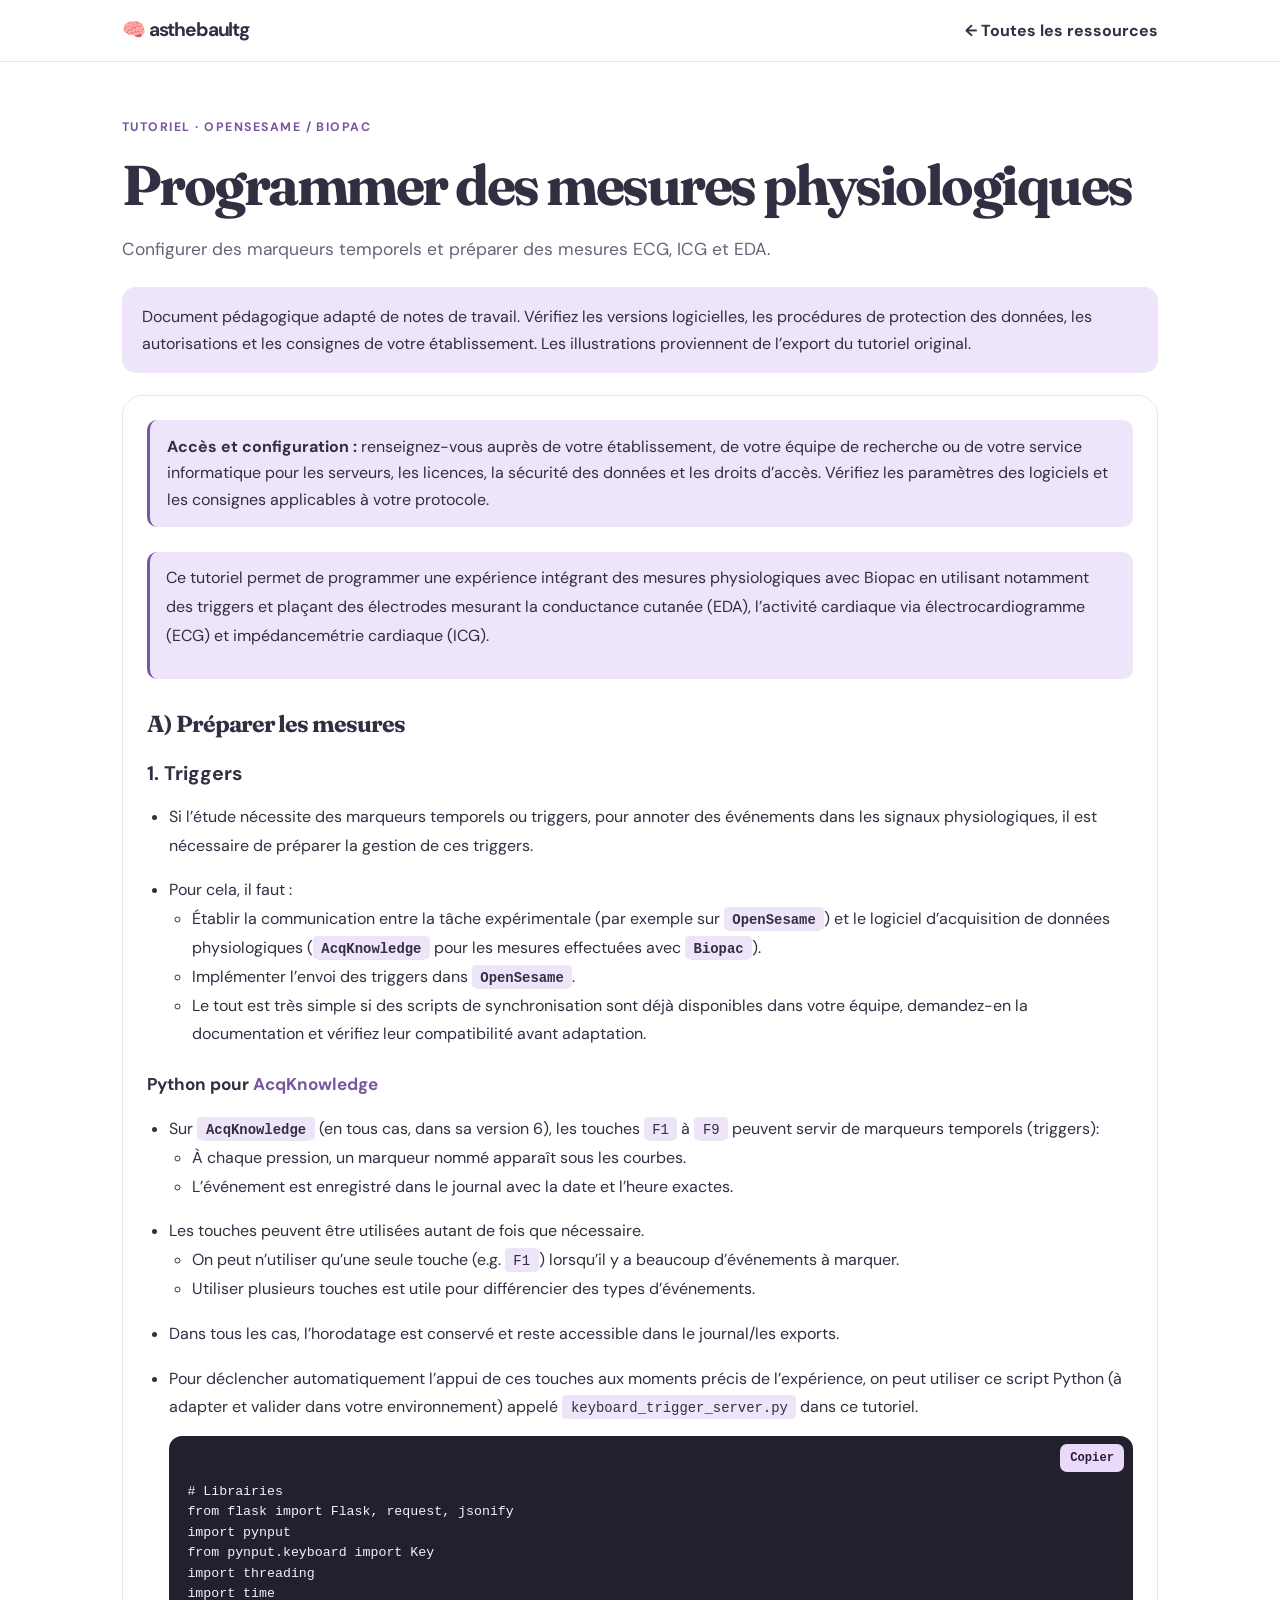
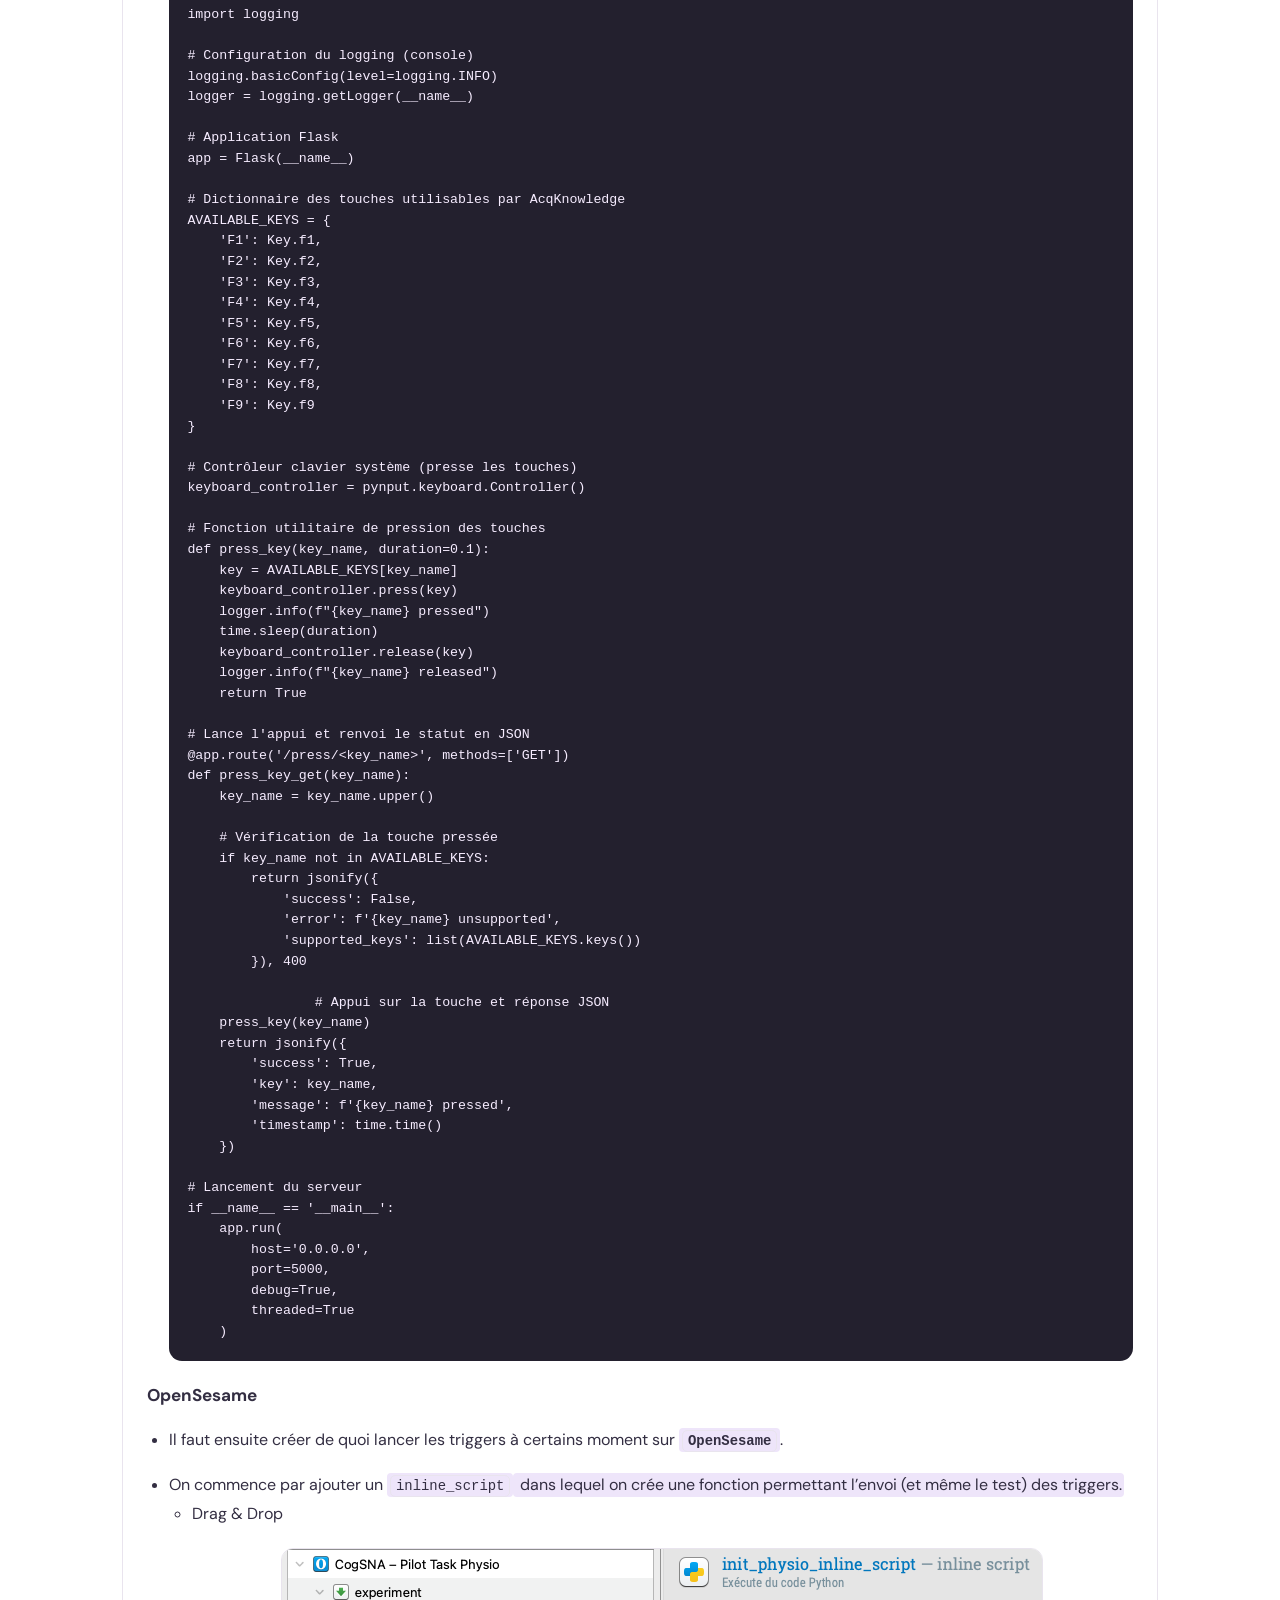
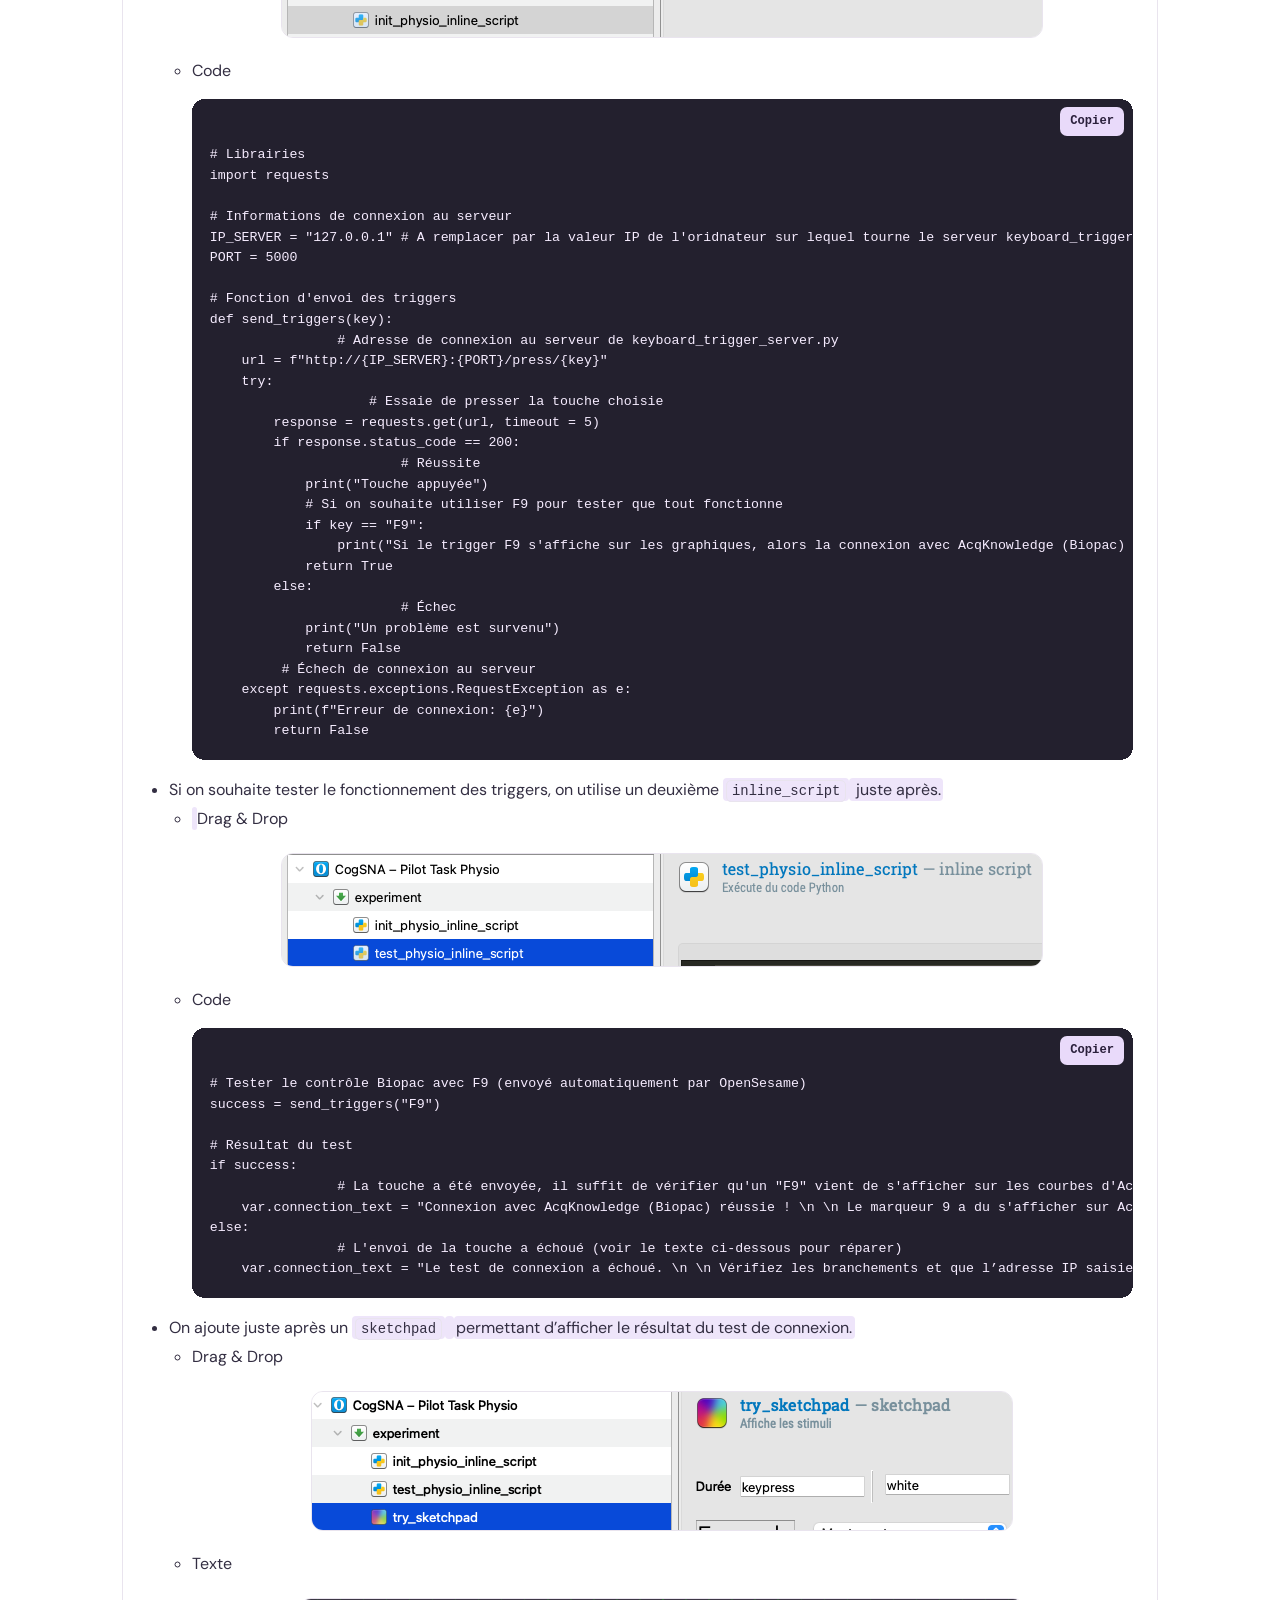
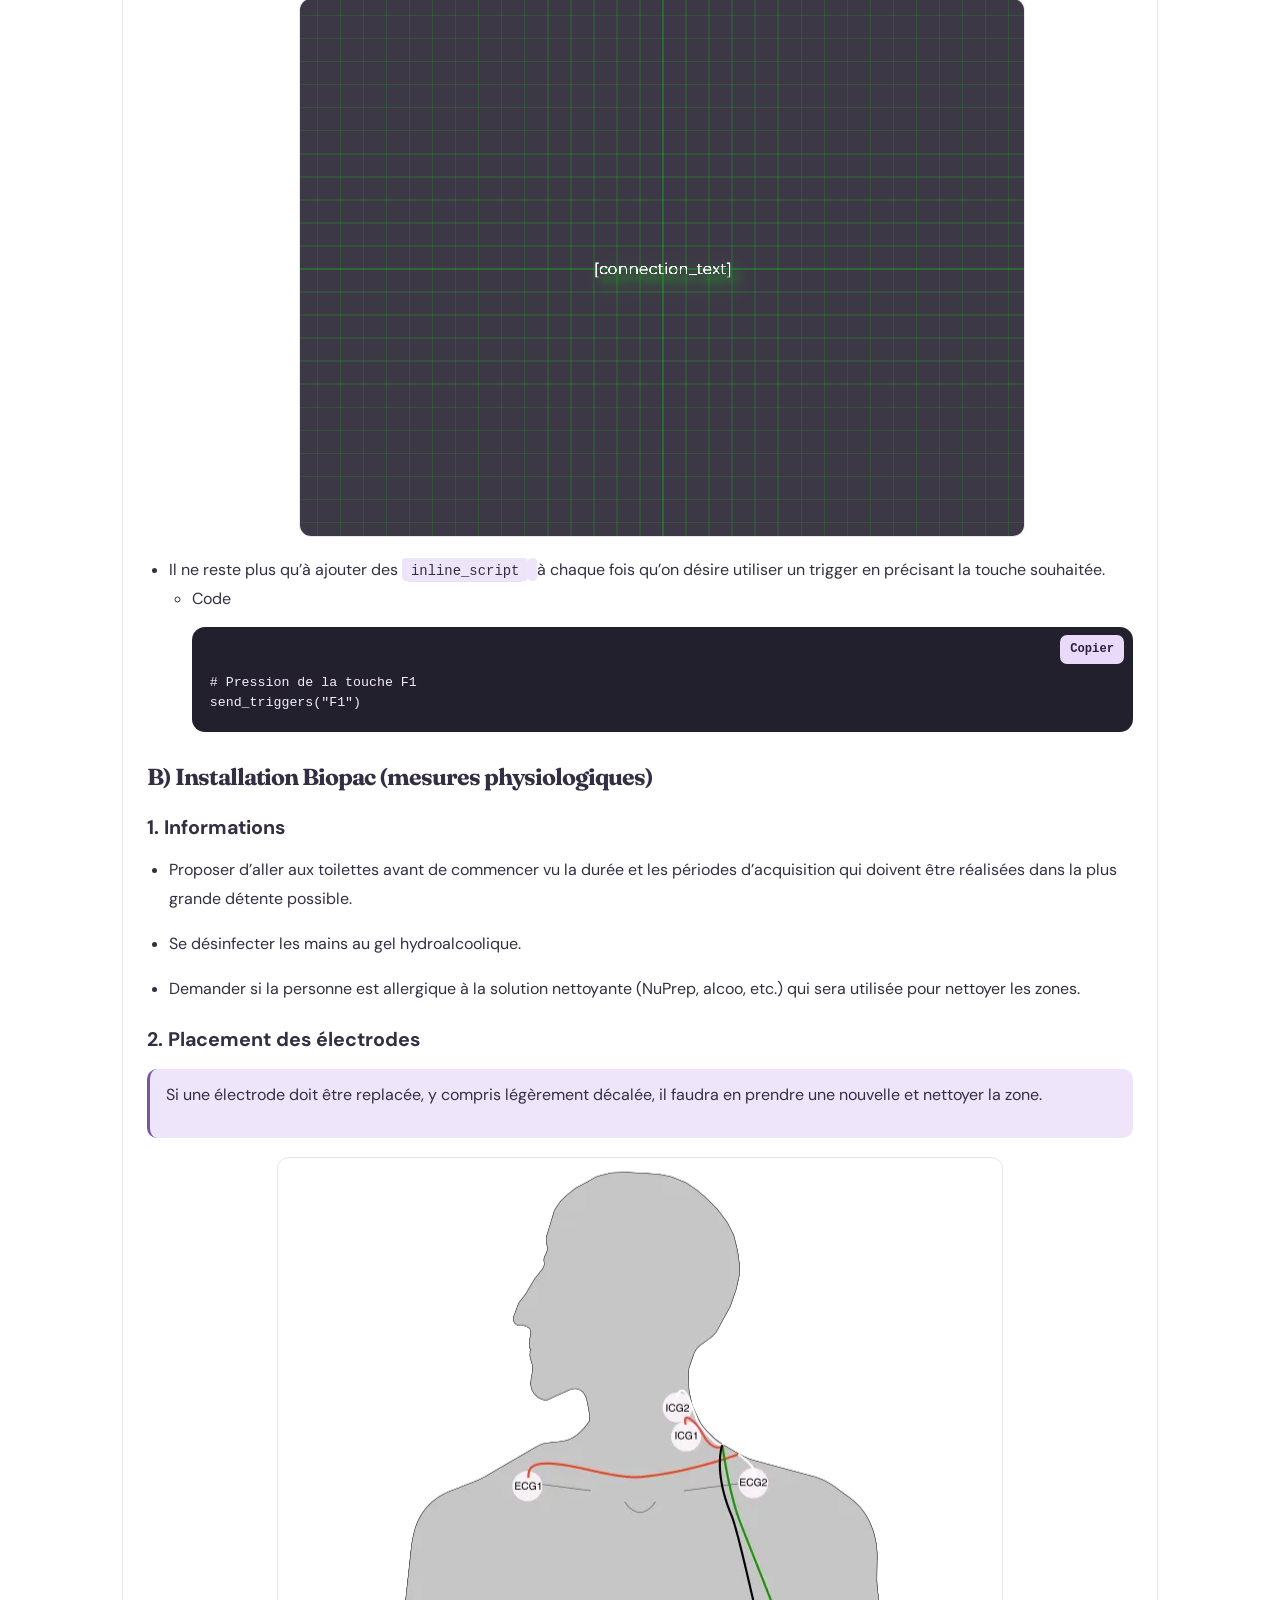
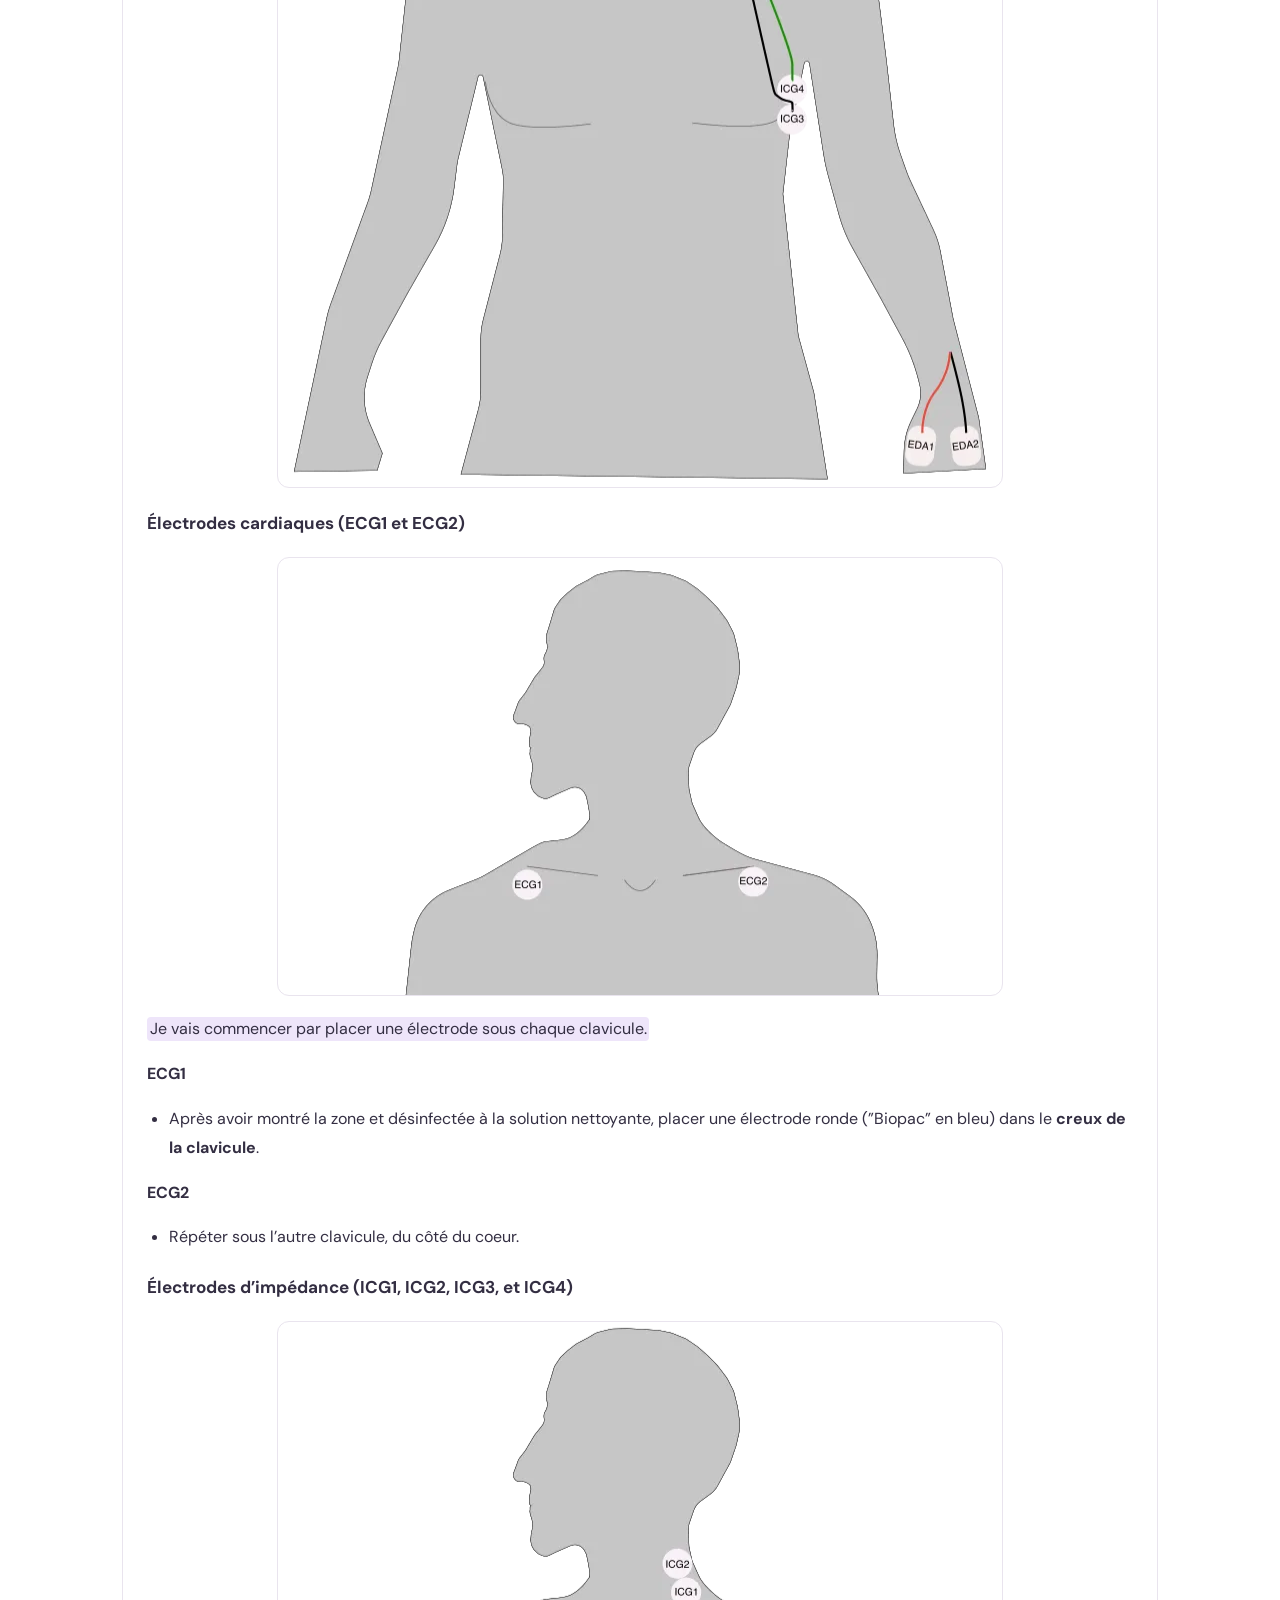
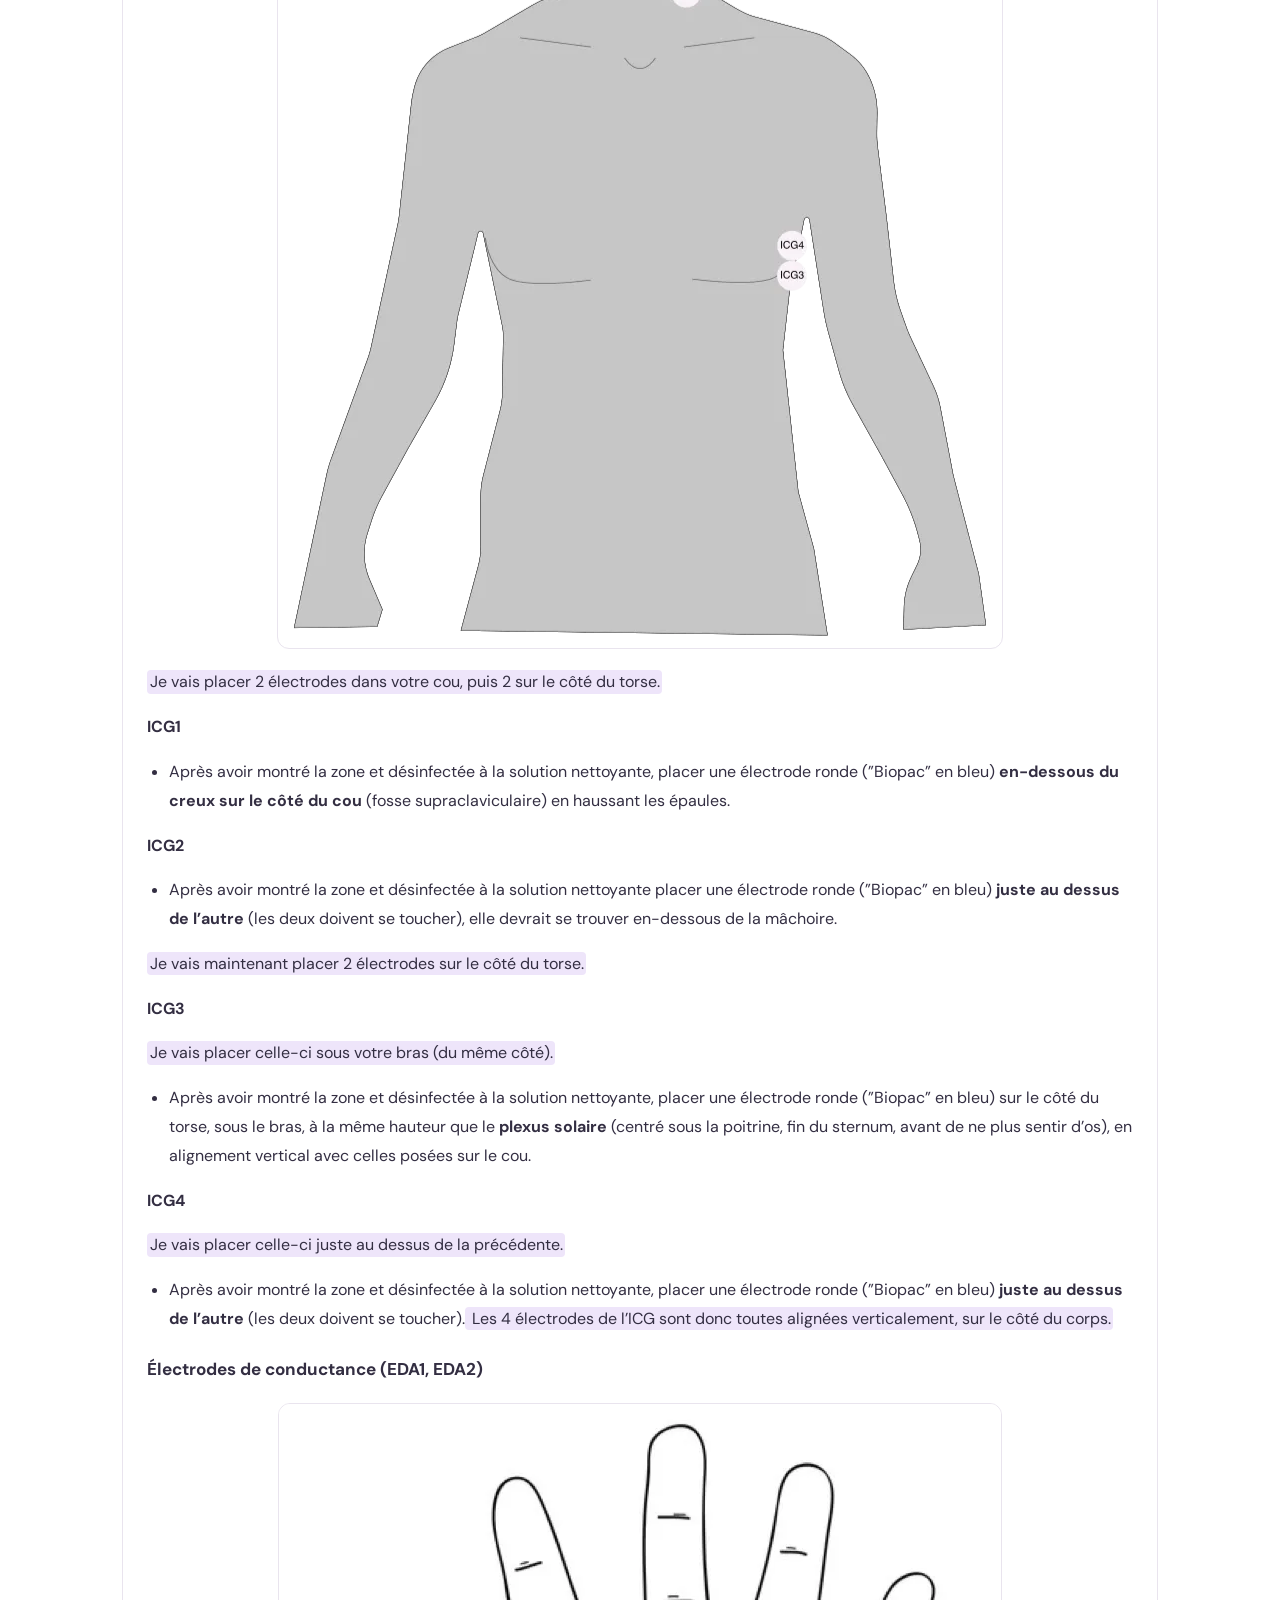
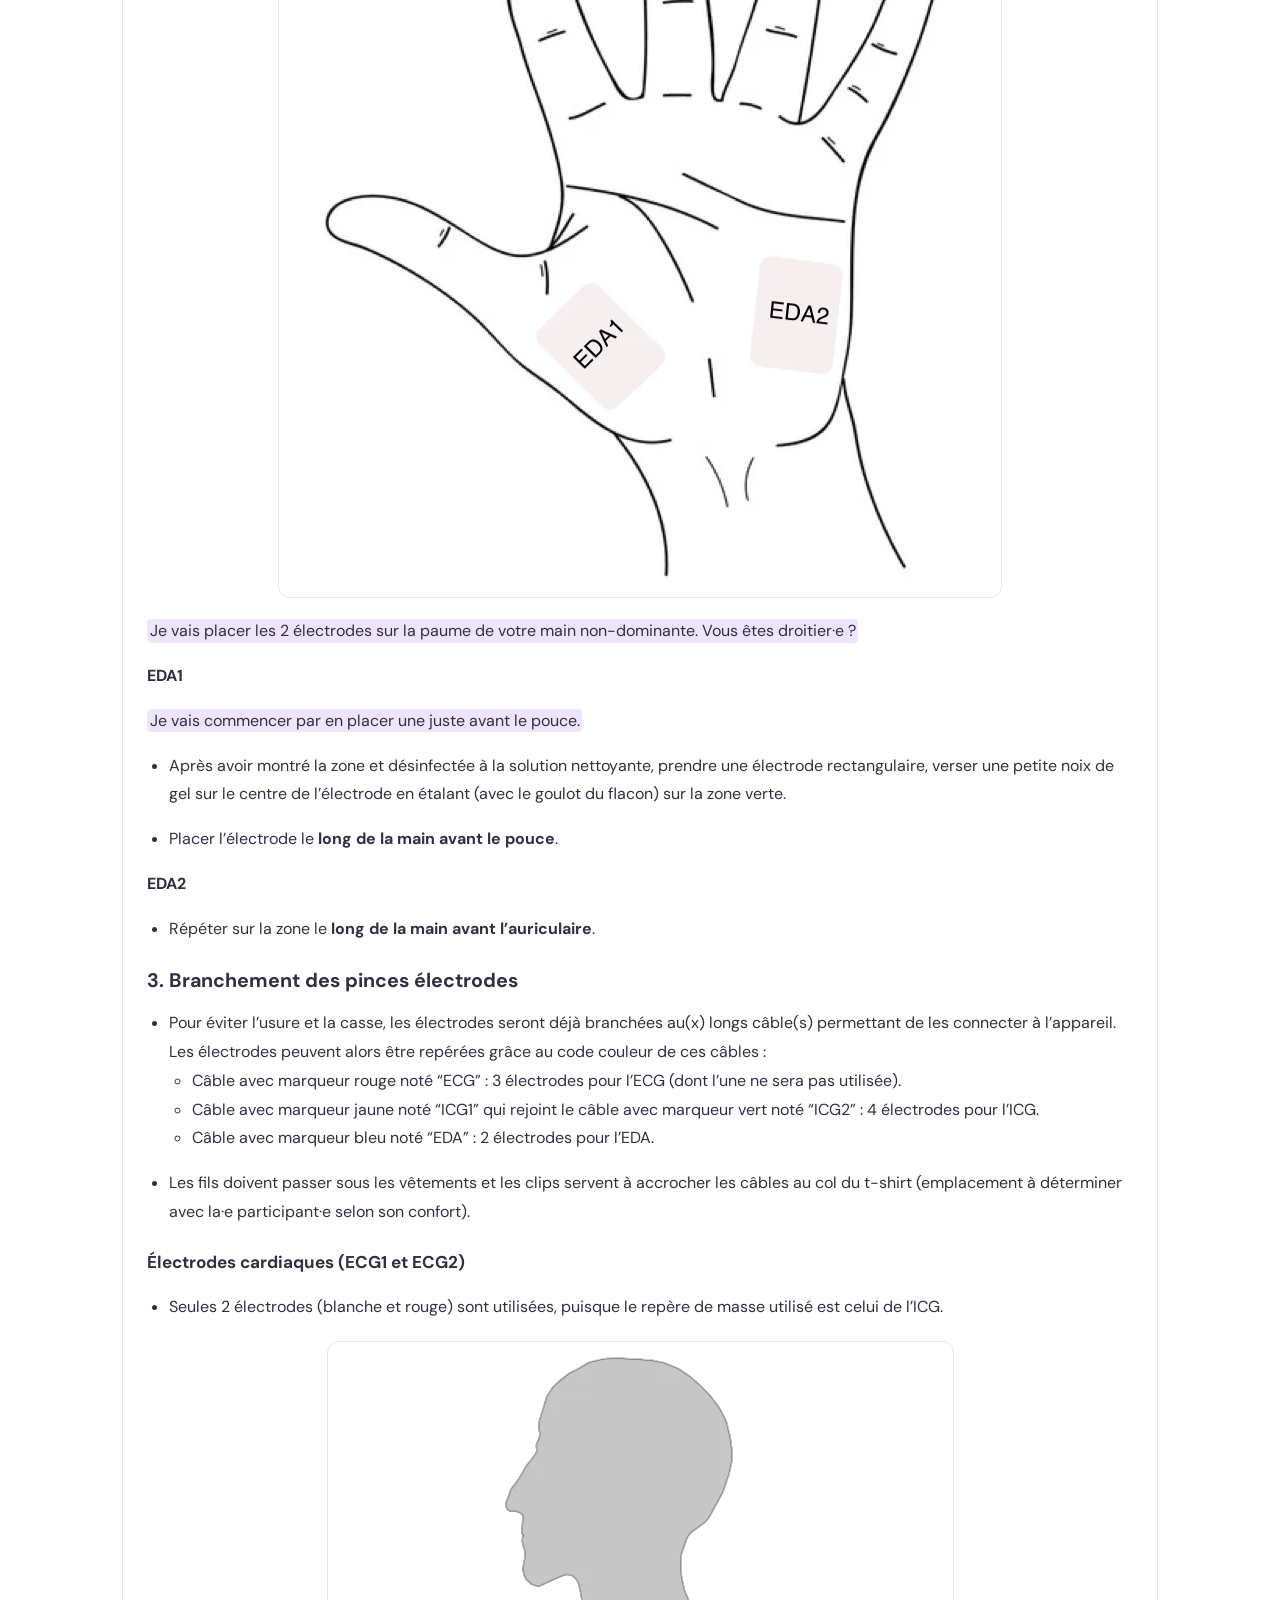
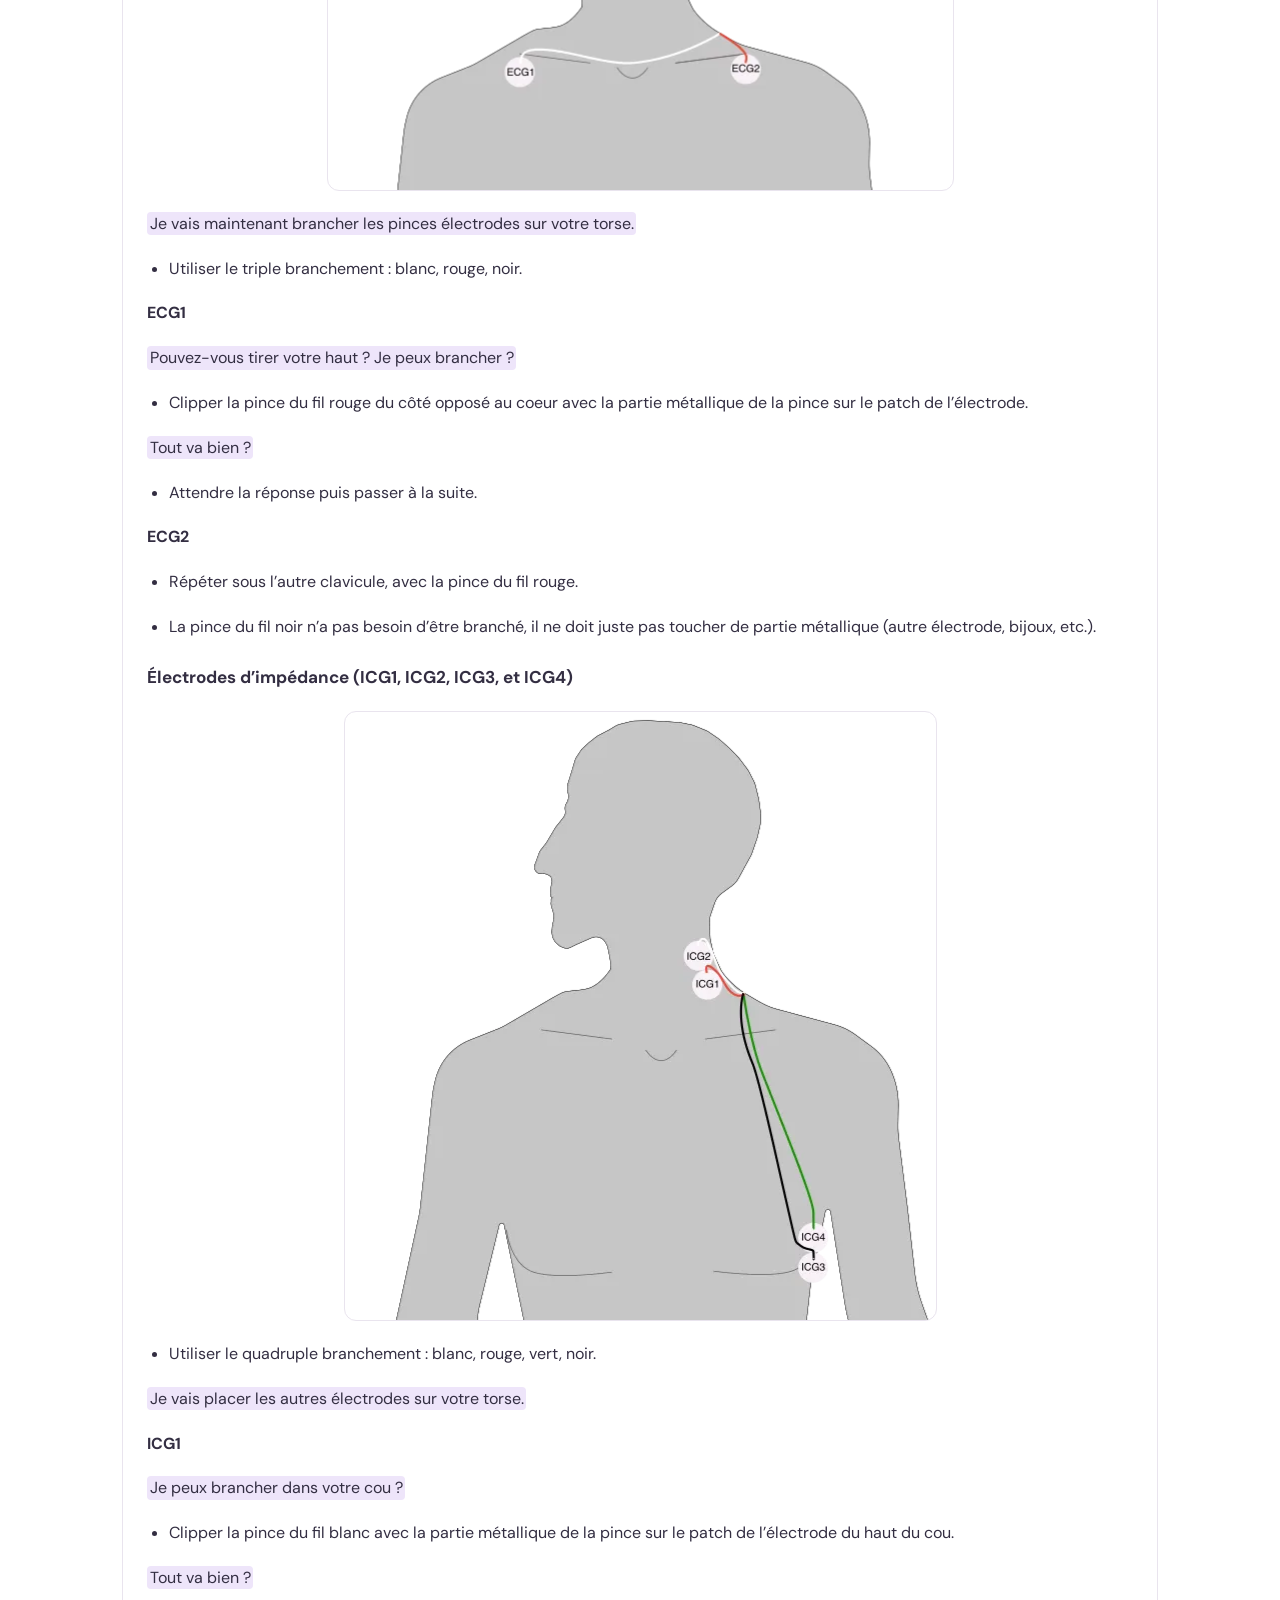
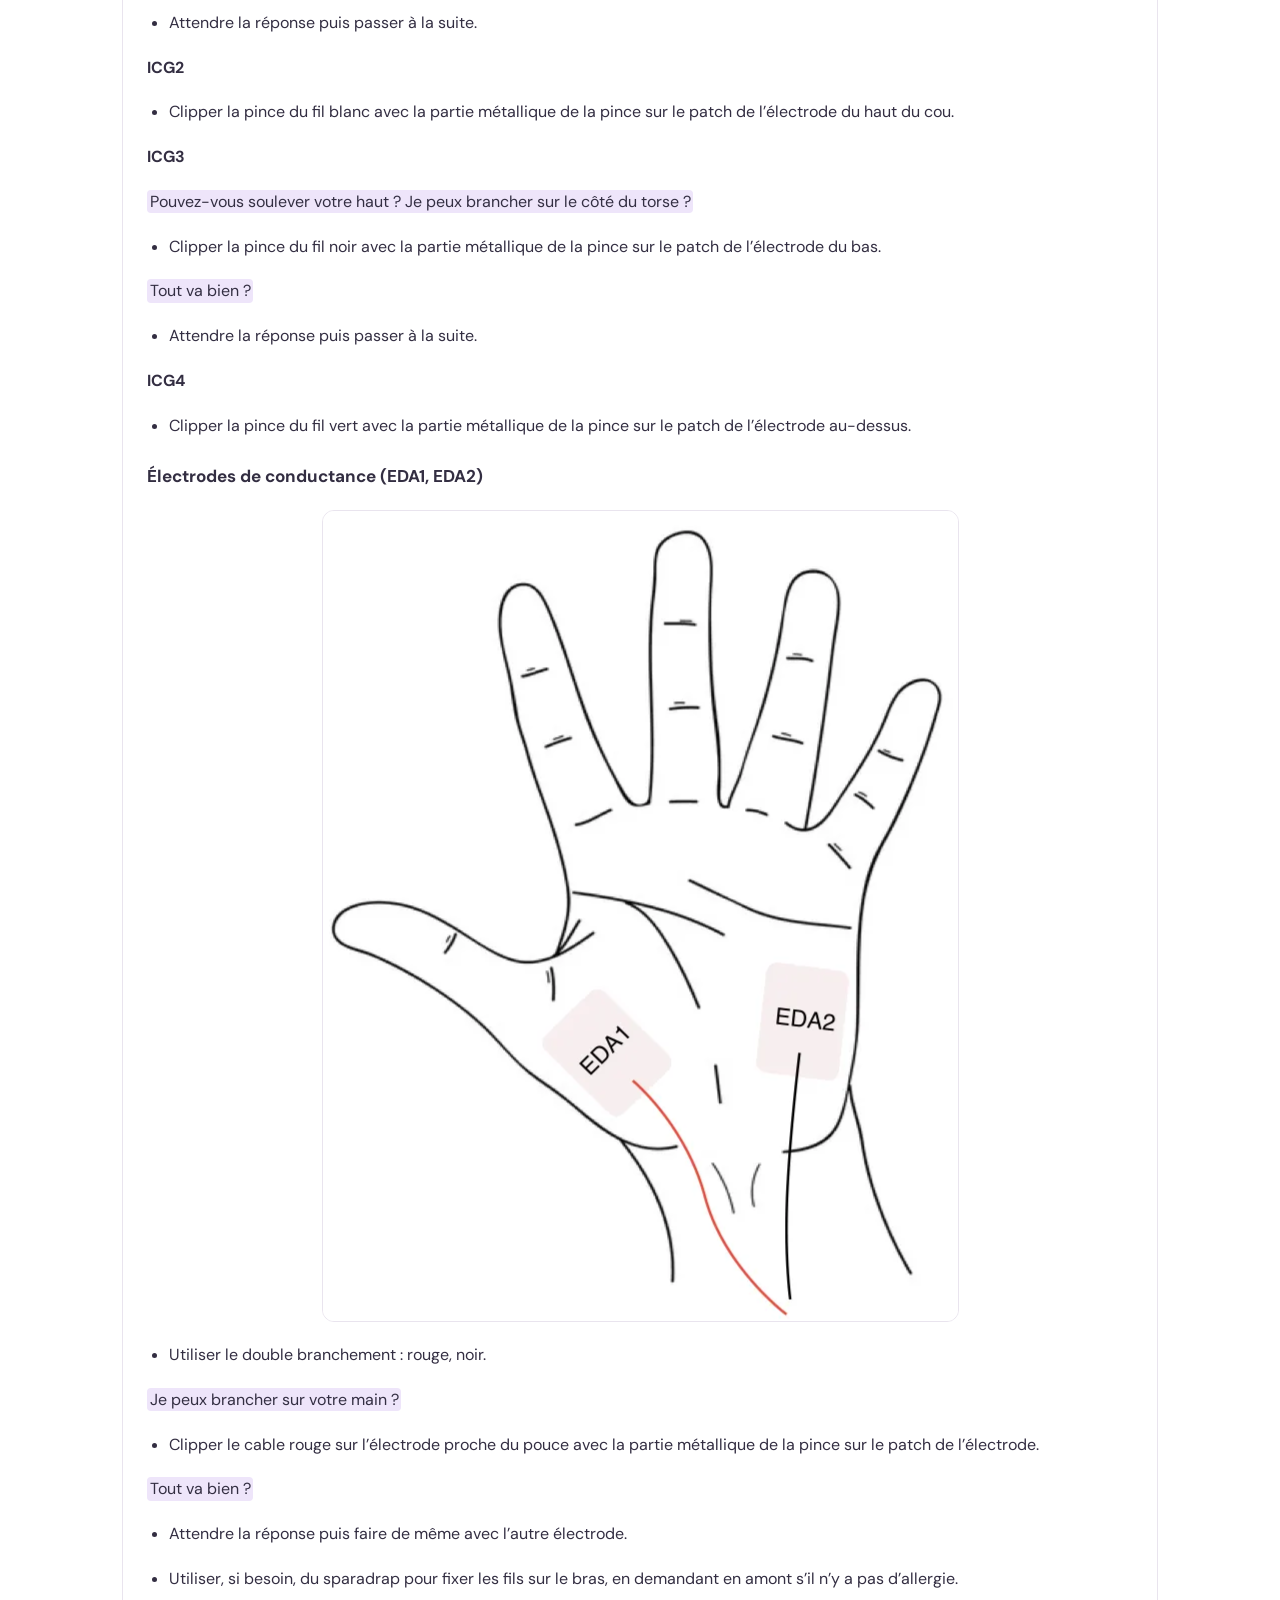
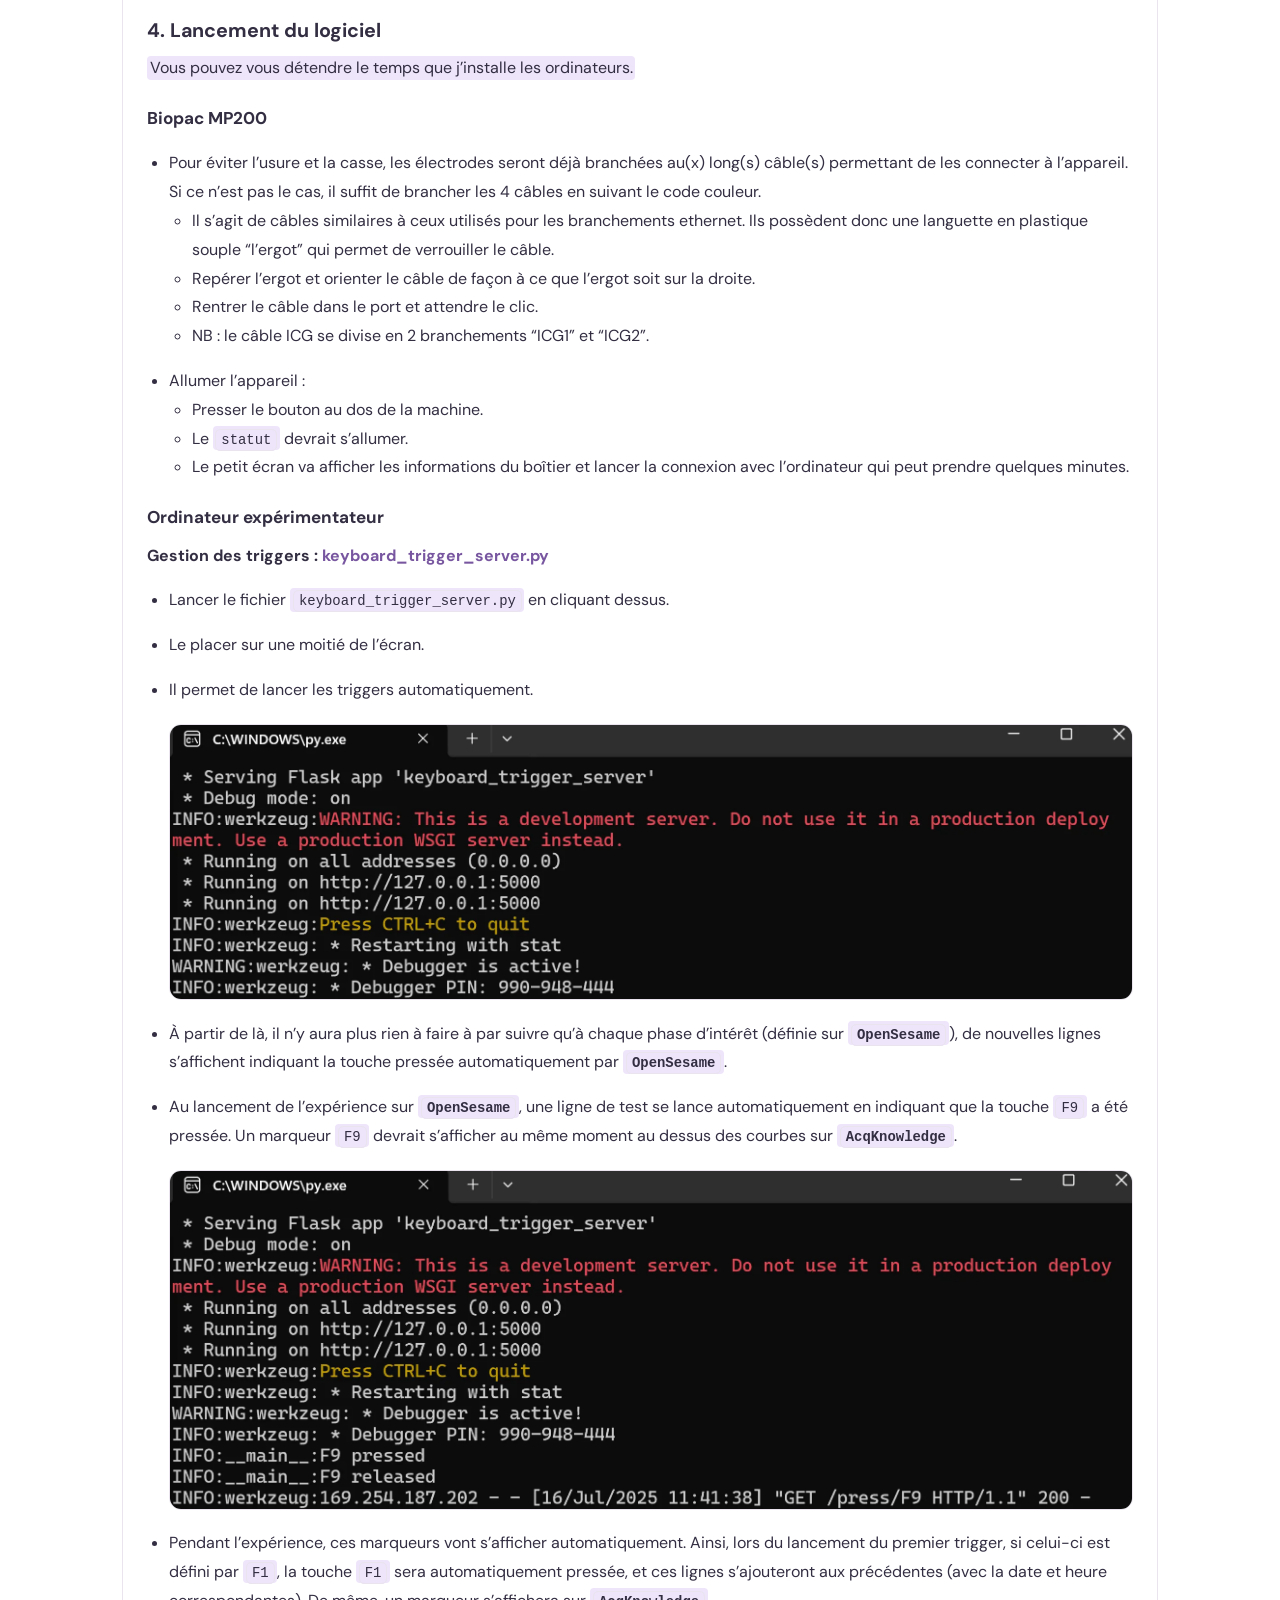
<file: ressources/mesures-physiologiques.html>
<!DOCTYPE html>

<html lang="fr"><head><meta charset="utf-8"/><meta content="width=device-width,initial-scale=1" name="viewport"/><meta content="light dark" name="color-scheme"/><title>Programmer des mesures physiologiques — Atlas Thébault Guiochon</title><link href="https://fonts.googleapis.com" rel="preconnect"/><link crossorigin="" href="https://fonts.gstatic.com" rel="preconnect"/><link href="https://fonts.googleapis.com/css2?family=DM+Sans:wght@400;500;600;700&amp;family=Fraunces:opsz,wght@9..144,500;9..144,600&amp;display=swap" rel="stylesheet"/><link href="../styles.css?v=20261112-r4" rel="stylesheet"/><link href="ressources.css?v=20261112-r4" rel="stylesheet"/><script>try{const t=localStorage.getItem('atlas-theme');if(t==='dark'||t==='light')document.documentElement.dataset.theme=t;}catch(e){}</script></head><body class="resources-page"><header class="resources-top"><nav class="resources-nav"><a class="brand" href="../index.html#accueil">🧠 asthebaultg</a><a href="../index.html#ressources">← Toutes les ressources</a></nav></header><main class="resources-layout"><div class="resources-eyebrow">Tutoriel · OpenSesame / Biopac</div><h1>Programmer des mesures physiologiques</h1><p class="resources-description">Configurer des marqueurs temporels et préparer des mesures ECG, ICG et EDA.</p><div class="resources-notice">Document pédagogique adapté de notes de travail. Vérifiez les versions logicielles, les procédures de protection des données, les autorisations et les consignes de votre établissement. Les illustrations proviennent de l’export du tutoriel original.</div><article class="resources-card tutorial-body"><div class="tutorial-help"><strong>Accès et configuration :</strong> renseignez-vous auprès de votre établissement, de votre équipe de recherche ou de votre service informatique pour les serveurs, les licences, la sécurité des données et les droits d’accès. Vérifiez les paramètres des logiciels et les consignes applicables à votre protocole.</div><aside id="255d3511-94d6-80a2-9b77-e703fa8ae746"><div></div><div><p class="" id="255d3511-94d6-809c-a804-f774b1f057d4">Ce tutoriel permet de programmer une expérience intégrant des mesures physiologiques avec Biopac en utilisant notamment des triggers et plaçant des électrodes mesurant la conductance cutanée (EDA), l’activité cardiaque via électrocardiogramme (ECG) et impédancemétrie cardiaque (ICG).</p></div></aside><h2 class="" id="255d3511-94d6-80b7-a4f3-cbda41f841c9">A) Préparer les mesures </h2><h3 class="" id="255d3511-94d6-80f1-9400-e4ec286bd318">1. Triggers</h3><ul id="255d3511-94d6-80c0-b50c-f727c487532c"><li>Si l’étude nécessite des marqueurs temporels ou triggers, pour annoter des événements dans les signaux physiologiques, il est nécessaire de préparer la gestion de ces triggers.</li></ul><ul id="255d3511-94d6-80a9-bd48-f8531e9edfa7"><li>Pour cela, il faut :<ul id="255d3511-94d6-80ea-aee6-ed5860c19ccd"><li>Établir la communication entre la tâche expérimentale (par exemple sur <em><mark><code><strong>OpenSesame</strong></code></mark></em>) et le logiciel d’acquisition de données physiologiques (<em><mark><code><strong>AcqKnowledge</strong></code></mark></em> pour les mesures effectuées avec <em><mark><code><strong>Biopac</strong></code></mark></em>).</li></ul><ul id="255d3511-94d6-802c-ba7a-c4e5fd3c4891"><li>Implémenter l’envoi des triggers dans <em><mark><code><strong>OpenSesame</strong></code></mark></em>.</li></ul><ul id="255d3511-94d6-8075-8f34-e2d6d382e603"><li>Le tout est très simple si des scripts de synchronisation sont déjà disponibles dans votre équipe, demandez-en la documentation et vérifiez leur compatibilité avant adaptation.</li></ul></li></ul><h4 class="" id="255d3511-94d6-8043-be04-cea54cef5622">Python pour <em>AcqKnowledge</em></h4><ul id="255d3511-94d6-8083-b042-cd31bcfc27ae"><li>Sur <em><mark><code><strong>AcqKnowledge</strong></code></mark></em> (en tous cas, dans sa version 6), les touches <mark><code>F1</code></mark> à <mark><code>F9</code></mark> peuvent servir de marqueurs temporels (triggers):<ul id="255d3511-94d6-800e-b368-fcfa1d4e3e10"><li>À chaque pression, un marqueur nommé apparaît sous les courbes.</li></ul><ul id="255d3511-94d6-8006-b456-c6c87be8842a"><li>L’événement est enregistré dans le journal avec la date et l’heure exactes.</li></ul></li></ul><ul id="255d3511-94d6-8020-8843-eb862e6731bf"><li>Les touches peuvent être utilisées autant de fois que nécessaire.<ul id="255d3511-94d6-8070-ab30-da3e058c20bd"><li>On peut n’utiliser qu’une seule touche (e.g. <mark><code>F1</code></mark>) lorsqu’il y a beaucoup d’événements à marquer.</li></ul><ul id="255d3511-94d6-8064-a2e1-c8d5eb59a6b3"><li>Utiliser plusieurs touches est utile pour différencier des types d’événements.</li></ul></li></ul><ul id="255d3511-94d6-803f-ad29-c86efd2bc888"><li>Dans tous les cas, l’horodatage est conservé et reste accessible dans le journal/les exports.</li></ul><ul id="255d3511-94d6-80f1-bae3-f3bd25d22088"><li>Pour déclencher automatiquement l’appui de ces touches aux moments précis de l’expérience, on peut utiliser ce script Python (à adapter et valider dans votre environnement) appelé <mark><code>keyboard_trigger_server.py</code></mark> dans ce tutoriel.<pre id="255d3511-94d6-80d6-abc5-fdaf28510580"><code># Librairies 
from flask import Flask, request, jsonify
import pynput
from pynput.keyboard import Key
import threading
import time
import logging

# Configuration du logging (console)
logging.basicConfig(level=logging.INFO)
logger = logging.getLogger(__name__)

# Application Flask
app = Flask(__name__)

# Dictionnaire des touches utilisables par AcqKnowledge
AVAILABLE_KEYS = {
    'F1': Key.f1,
    'F2': Key.f2,
    'F3': Key.f3,
    'F4': Key.f4,
    'F5': Key.f5,
    'F6': Key.f6,
    'F7': Key.f7,
    'F8': Key.f8,
    'F9': Key.f9
}

# Contrôleur clavier système (presse les touches)
keyboard_controller = pynput.keyboard.Controller()

# Fonction utilitaire de pression des touches 
def press_key(key_name, duration=0.1):
    key = AVAILABLE_KEYS[key_name]
    keyboard_controller.press(key)
    logger.info(f"{key_name} pressed")
    time.sleep(duration)
    keyboard_controller.release(key)
    logger.info(f"{key_name} released")
    return True

# Lance l'appui et renvoi le statut en JSON
@app.route('/press/&lt;key_name&gt;', methods=['GET'])
def press_key_get(key_name):
    key_name = key_name.upper()
    
    # Vérification de la touche pressée
    if key_name not in AVAILABLE_KEYS:
        return jsonify({
            'success': False,
            'error': f'{key_name} unsupported',
            'supported_keys': list(AVAILABLE_KEYS.keys())
        }), 400

		# Appui sur la touche et réponse JSON
    press_key(key_name)
    return jsonify({
        'success': True,
        'key': key_name,
        'message': f'{key_name} pressed',
        'timestamp': time.time()
    })

# Lancement du serveur
if __name__ == '__main__':
    app.run(
        host='0.0.0.0',
        port=5000,
        debug=True,
        threaded=True
    )</code></pre></li></ul><h4 class="" id="255d3511-94d6-8017-be64-e014a44e1699">OpenSesame</h4><ul id="255d3511-94d6-804d-abb5-c0d13df48f0c"><li>Il faut ensuite créer de quoi  lancer les triggers à certains moment sur <em><mark><code><strong>OpenSesame</strong></code></mark></em>.</li></ul><ul id="255d3511-94d6-80d3-89e6-e464437439a7"><li>On commence par ajouter un <mark><code>inline_script</code></mark><mark> dans lequel on crée une fonction permettant l’envoi (et même le test) des triggers.</mark><ul id="255d3511-94d6-8003-a56e-c4b36bbaedcc"><li>Drag &amp; Drop<figure id="255d3511-94d6-801a-bd89-f61520415dcf"><a href="assets/mesures-physiologiques/figure-01.png" rel="noopener noreferrer" target="_blank"><img alt="Capture illustrant une étape du tutoriel" loading="lazy" src="assets/mesures-physiologiques/figure-01.png"/></a></figure></li></ul><ul id="255d3511-94d6-80aa-8e44-c94b0c9ade58"><li>Code<pre id="255d3511-94d6-8070-8f09-de207e4eb863"><code># Librairies
import requests

# Informations de connexion au serveur 
IP_SERVER = "127.0.0.1" # A remplacer par la valeur IP de l'oridnateur sur lequel tourne le serveur keyboard_trigger_server.py (via le terminal)
PORT = 5000

# Fonction d'envoi des triggers
def send_triggers(key):
		# Adresse de connexion au serveur de keyboard_trigger_server.py 
    url = f"http://{IP_SERVER}:{PORT}/press/{key}"
    try:
		    # Essaie de presser la touche choisie
        response = requests.get(url, timeout = 5)
        if response.status_code == 200:
		        # Réussite
            print("Touche appuyée")
            # Si on souhaite utiliser F9 pour tester que tout fonctionne
            if key == "F9":
                print("Si le trigger F9 s'affiche sur les graphiques, alors la connexion avec AcqKnowledge (Biopac) est établie.")
            return True
        else:
		        # Échec
            print("Un problème est survenu")
            return False
         # Échech de connexion au serveur
    except requests.exceptions.RequestException as e:
        print(f"Erreur de connexion: {e}")
        return False</code></pre></li></ul></li></ul><ul id="255d3511-94d6-805d-bf00-c22d38075297"><li>Si on souhaite tester le fonctionnement des triggers, on utilise un deuxième <mark><code>inline_script</code></mark><mark> juste après.</mark><ul id="255d3511-94d6-803c-a531-fb9de7cf14b3"><li><mark> </mark>Drag &amp; Drop<figure id="255d3511-94d6-80ed-9e16-fbd9b8fbaa94"><a href="assets/mesures-physiologiques/figure-02.png" rel="noopener noreferrer" target="_blank"><img alt="Capture illustrant une étape du tutoriel" loading="lazy" src="assets/mesures-physiologiques/figure-02.png"/></a></figure></li></ul><ul id="255d3511-94d6-8092-af75-d3e5c09e7573"><li>Code<pre id="255d3511-94d6-80c4-9d90-ca125496d3e7"><code># Tester le contrôle Biopac avec F9 (envoyé automatiquement par OpenSesame)
success = send_triggers("F9")

# Résultat du test
if success:
		# La touche a été envoyée, il suffit de vérifier qu'un "F9" vient de s'afficher sur les courbes d'AcqKnowledge
    var.connection_text = "Connexion avec AcqKnowledge (Biopac) réussie ! \n \n Le marqueur 9 a du s'afficher sur AcqKnowledge. Appuyer sur Entrée pour continuer."
else:
		# L'envoi de la touche a échoué (voir le texte ci-dessous pour réparer)
    var.connection_text = "Le test de connexion a échoué. \n \n Vérifiez les branchements et que l’adresse IP saisie dans init_physio_inline_script \n et celle de l'ordinateur expérimentateurice soient identiques. \n \n \n Pressez sur espace puis Q pour quitter et réparer."</code></pre></li></ul></li></ul><ul id="257d3511-94d6-80f8-8895-c37cfe265df9"><li>On ajoute juste après un <mark><code>sketchpad</code></mark><mark> </mark><mark>permettant d’afficher le résultat du test de connexion.</mark><ul id="257d3511-94d6-805c-8d47-c70804bb68a5"><li>Drag &amp; Drop<figure id="257d3511-94d6-8006-b8ac-fe4fc7eeaaec"><a href="assets/mesures-physiologiques/figure-03.png" rel="noopener noreferrer" target="_blank"><img alt="Capture illustrant une étape du tutoriel" loading="lazy" src="assets/mesures-physiologiques/figure-03.png"/></a></figure></li></ul><ul id="257d3511-94d6-80c1-b487-e802ce28bead"><li>Texte<figure id="257d3511-94d6-803d-bc02-fed846c42133"><a href="assets/mesures-physiologiques/figure-04.png" rel="noopener noreferrer" target="_blank"><img alt="Capture illustrant une étape du tutoriel" loading="lazy" src="assets/mesures-physiologiques/figure-04.png"/></a></figure></li></ul></li></ul><ul id="255d3511-94d6-8082-ae32-e4a9866c1307"><li>Il ne reste plus qu’à ajouter des <mark><code>inline_script</code></mark><mark> </mark>à chaque fois qu’on désire utiliser un trigger en précisant la touche souhaitée.<ul id="255d3511-94d6-80b7-9eff-ed6433fa0c04"><li>Code<pre id="255d3511-94d6-80cd-a4ab-e88aa2c343fc"><code># Pression de la touche F1
send_triggers("F1")</code></pre></li></ul></li></ul><h2 class="" id="255d3511-94d6-8094-af97-d2bb508563db"><strong>B) Installation Biopac (mesures physiologiques)</strong></h2><h3 class="" id="255d3511-94d6-8076-b03d-d82ae953db42">1. Informations</h3><ul id="255d3511-94d6-8015-9b13-c23919cee79c"><li>Proposer d<span>’aller aux toilettes</span> avant de commencer vu la durée et les périodes d’acquisition qui doivent être réalisées dans la plus grande détente possible.</li></ul><ul id="255d3511-94d6-8018-86df-e1edd913f892"><li>Se désinfecter les mains au gel hydroalcoolique.</li></ul><ul id="25ad3511-94d6-8007-b83a-dded873227b8"><li>Demander si la personne est allergique à la solution nettoyante (NuPrep, alcoo, etc.) qui sera utilisée pour nettoyer les zones.</li></ul><h3 class="" id="255d3511-94d6-806c-9f0a-ec61f9c61215">2. Placement des électrodes</h3><aside id="257d3511-94d6-802c-aa91-f20ea7a22efe"><div></div><div><p class="" id="257d3511-94d6-80d1-9915-f4ce64af6830">Si une électrode doit être replacée, y compris légèrement décalée, il faudra en prendre une nouvelle et nettoyer la zone.</p></div></aside><div id="280d3511-94d6-8097-9544-f542e945edef"><div id="280d3511-94d6-8026-b6a5-f48d3638defb"><figure id="280d3511-94d6-8062-ab10-dea40021a2a9"><a href="assets/mesures-physiologiques/figure-05.png" rel="noopener noreferrer" target="_blank"><img alt="Capture illustrant une étape du tutoriel" loading="lazy" src="assets/mesures-physiologiques/figure-05.png"/></a></figure></div><div id="280d3511-94d6-80b2-8c97-cb4c6b91e590"></div></div><div id="280d3511-94d6-800b-b505-e4e777dd8441"><div id="280d3511-94d6-8061-949f-f39e541680e4"></div><div id="280d3511-94d6-80cc-8e39-cb74b29d36af"></div><div id="280d3511-94d6-8050-a59d-c361cd4ce6ee"></div></div><h4 class="" id="255d3511-94d6-80a1-90c0-dbfa0970ce03"><strong>Électrodes cardiaques (ECG1 et ECG2)</strong></h4><figure id="255d3511-94d6-80d2-87f2-d731dd36776d"><a href="assets/mesures-physiologiques/figure-10.png" rel="noopener noreferrer" target="_blank"><img alt="Capture illustrant une étape du tutoriel" loading="lazy" src="assets/mesures-physiologiques/figure-10.png"/></a></figure><p class="" id="255d3511-94d6-80e0-b08d-ca8b9f9d04af"><em><mark>Je vais commencer par placer une électrode sous chaque clavicule.</mark></em></p><p class="" id="255d3511-94d6-8089-8915-cde25ce9d682"><strong>ECG1</strong></p><ul id="255d3511-94d6-8071-a934-f98d5270c683"><li>Après avoir montré la zone et désinfectée à la solution nettoyante, placer une électrode ronde (”Biopac” en bleu) dans le <strong>creux de la clavicule</strong>.</li></ul><p class="" id="255d3511-94d6-801b-acb6-fe3d82ffa715"><strong>ECG2</strong></p><ul id="255d3511-94d6-807f-a920-c4bc0a163cbc"><li>Répéter sous l’autre clavicule, du côté du coeur.</li></ul><h4 class="" id="255d3511-94d6-8034-9166-dc2cf9bdf91c"><strong>Électrodes d’impédance (ICG1, ICG2, ICG3, et ICG4)</strong></h4><figure id="280d3511-94d6-8039-9349-c3140911650a"><a href="assets/mesures-physiologiques/figure-12.png" rel="noopener noreferrer" target="_blank"><img alt="Capture illustrant une étape du tutoriel" loading="lazy" src="assets/mesures-physiologiques/figure-12.png"/></a></figure><p class="" id="255d3511-94d6-8008-87e5-c9716bdbddb4"><em><mark>Je vais placer 2 électrodes dans votre cou, puis 2 sur le côté du torse. </mark></em></p><p class="" id="255d3511-94d6-804f-9874-cf4e0d348ecd"><strong>ICG1</strong></p><ul id="255d3511-94d6-8074-a72f-d161f076576e"><li>Après avoir montré la zone et désinfectée à la solution nettoyante, placer une électrode ronde (”Biopac” en bleu) <strong>en-dessous du creux sur le côté du cou</strong> (fosse supraclaviculaire) en haussant les épaules.</li></ul><p class="" id="255d3511-94d6-8004-b632-cb89c7b46093"><strong>ICG2</strong></p><ul id="255d3511-94d6-80f5-aa2b-f9ad7ca7563b"><li>Après avoir montré la zone et désinfectée à la solution nettoyante placer une électrode ronde (”Biopac” en bleu) <strong>juste au dessus de l’autre</strong> (les deux doivent se toucher), elle devrait se trouver en-dessous de la mâchoire.</li></ul><p class="" id="255d3511-94d6-8042-bc18-f0adfe4cde56"><em><mark>Je vais maintenant placer 2 électrodes sur le côté du torse. </mark></em></p><p class="" id="255d3511-94d6-80f8-99ab-c3ddcd64bc3e"><strong>ICG3</strong></p><p class="" id="255d3511-94d6-80d6-b7c6-daa65b0225ea"><em><mark>Je vais placer celle-ci sous votre bras (du même côté).</mark></em></p><ul id="255d3511-94d6-804b-a5f4-e5c6bd42b432"><li>Après avoir montré la zone et désinfectée à la solution nettoyante, placer une électrode ronde (”Biopac” en bleu) sur le côté du torse, sous le bras, à la même hauteur que le <strong>plexus solaire </strong>(centré sous la poitrine, fin du sternum, avant de ne plus sentir d’os), en alignement vertical avec celles posées sur le cou. </li></ul><p class="" id="255d3511-94d6-80cc-9653-cc4f484ee8bd"><strong>ICG4</strong></p><p class="" id="255d3511-94d6-8086-873f-df69ca467453"><em><mark>Je vais placer celle-ci juste au dessus de la précédente. </mark></em></p><ul id="255d3511-94d6-8046-b7ba-f112bb0797a8"><li>Après avoir montré la zone et désinfectée à la solution nettoyante, placer une électrode ronde (”Biopac” en bleu) <strong>juste au dessus de l’autre</strong> (les deux doivent se toucher).<mark> Les 4 électrodes de l’ICG sont donc toutes alignées verticalement, sur le côté du corps.</mark></li></ul><h4 class="" id="255d3511-94d6-80cf-ae44-c7c47b2adfd8"><strong>Électrodes de conductance (EDA1, EDA2) </strong></h4><figure id="255d3511-94d6-8067-a970-f914b1cbd2c2"><a href="assets/mesures-physiologiques/figure-13.png" rel="noopener noreferrer" target="_blank"><img alt="Capture illustrant une étape du tutoriel" loading="lazy" src="assets/mesures-physiologiques/figure-13.png"/></a></figure><p class="" id="255d3511-94d6-8055-bb72-db59fc34a822"><em><mark>Je vais placer les 2 électrodes sur la paume de votre main non-dominante. Vous êtes droitier·e ?</mark></em></p><p class="" id="255d3511-94d6-8033-a74b-d35accdbc2c3"><strong>EDA1</strong></p><p class="" id="255d3511-94d6-8096-b715-cf78c21d1f5c"><em><mark>Je vais commencer par en placer une juste avant le pouce.</mark></em></p><ul id="255d3511-94d6-80bd-a375-c019d00a2176"><li>Après avoir montré la zone et désinfectée à la solution nettoyante, prendre une électrode rectangulaire, verser une petite noix de gel sur le centre de l’électrode en étalant (avec le goulot du flacon) sur la zone verte.</li></ul><ul id="255d3511-94d6-80aa-82c0-d05e10b6e008"><li>Placer l’électrode le <strong>long de la main avant le pouce</strong>.</li></ul><p class="" id="255d3511-94d6-808e-8f4e-ef9ad52baa34"><strong>EDA2</strong></p><ul id="255d3511-94d6-802f-9cfa-fb413aa323da"><li>Répéter sur la zone le <strong>long de la main avant l’auriculaire</strong>.</li></ul><h3 class="" id="255d3511-94d6-80f6-86c0-ea2c4f6d1f8d">3. Branchement des pinces électrodes</h3><ul id="255d3511-94d6-8025-9e1f-cff280122a68"><li>Pour éviter l’usure et la casse, les électrodes seront déjà branchées au(x) longs câble(s) permettant de les connecter à l’appareil. Les électrodes peuvent alors être repérées grâce au code couleur de ces câbles :<ul id="255d3511-94d6-8072-91f7-f5389d6c76ef"><li>Câble avec marqueur rouge noté “ECG” : 3 électrodes pour l’ECG (dont l’une ne sera pas utilisée).</li></ul><ul id="255d3511-94d6-80ee-9843-e7e6567fddf3"><li>Câble avec marqueur jaune noté “ICG1”  qui rejoint le câble avec marqueur vert noté “ICG2” : 4 électrodes pour l’ICG.</li></ul><ul id="255d3511-94d6-8010-9325-cf11523f0398"><li>Câble avec marqueur bleu noté “EDA” : 2 électrodes pour l’EDA.</li></ul></li></ul><ul id="257d3511-94d6-8070-9fc2-efd2501207d3"><li>Les <span>fils doivent passer sous les vêtements</span> et les <span>clips servent à accrocher les câbles au col du t-shirt</span> (emplacement à déterminer avec la·e participant·e selon son confort).</li></ul><h4 class="" id="257d3511-94d6-80ee-afc1-f9345e82f66b"><strong>Électrodes cardiaques (ECG1 et ECG2)</strong></h4><ul id="257d3511-94d6-800a-bc3b-fc60e585d4ad"><li>Seules 2 électrodes (blanche et rouge) sont utilisées, puisque le repère de masse utilisé est celui de l’ICG. </li></ul><figure id="255d3511-94d6-80bc-b0cd-c33185a797dc"><a href="assets/mesures-physiologiques/figure-14.png" rel="noopener noreferrer" target="_blank"><img alt="Capture illustrant une étape du tutoriel" loading="lazy" src="assets/mesures-physiologiques/figure-14.png"/></a></figure><p class="" id="255d3511-94d6-806b-a725-e5423de9c632"><em><mark>Je vais maintenant brancher les pinces électrodes sur votre torse.</mark></em></p><ul id="255d3511-94d6-803d-8961-ecbcd2f7f65f"><li>Utiliser le triple branchement : blanc, rouge, noir.</li></ul><p class="" id="255d3511-94d6-80ec-8a54-fad75458daba"><strong>ECG1</strong></p><p class="" id="255d3511-94d6-803f-a793-e8fd5e65e5f9"><em><mark>Pouvez-vous tirer votre haut ? Je peux brancher ?</mark></em></p><ul id="255d3511-94d6-8097-b683-d61d36cc03cc"><li>Clipper la pince du fil rouge du côté opposé au coeur avec la partie métallique de la pince sur le patch de l’électrode.</li></ul><p class="" id="255d3511-94d6-8052-bb18-e49a9aa0270a"><em><mark>Tout va bien ?</mark></em></p><ul id="255d3511-94d6-805f-be0c-e4c32a04bc96"><li>Attendre la réponse puis passer à la suite.</li></ul><p class="" id="255d3511-94d6-80ed-aa37-ce6bb4a12ed0"><strong>ECG2</strong></p><ul id="257d3511-94d6-804e-af2a-ed4999e8159c"><li>Répéter sous l’autre clavicule, avec la pince du fil rouge.</li></ul><ul id="255d3511-94d6-8032-96c3-f178dd6b8c57"><li>La pince du fil <span>noir n’a pas besoin d’être branché</span>, il ne doit juste <span>pas toucher de partie métallique</span> (autre électrode, bijoux, etc.).</li></ul><h4 class="" id="255d3511-94d6-804d-824a-eac2410af68d"><strong>Électrodes d’impédance (ICG1, ICG2, ICG3, et ICG4)</strong></h4><figure id="280d3511-94d6-80c8-9267-d08021d67c10"><a href="assets/mesures-physiologiques/figure-16.png" rel="noopener noreferrer" target="_blank"><img alt="Capture illustrant une étape du tutoriel" loading="lazy" src="assets/mesures-physiologiques/figure-16.png"/></a></figure><ul id="255d3511-94d6-80a9-8abb-fd31da4efbf2"><li>Utiliser le quadruple branchement : blanc, rouge, vert, noir.</li></ul><p class="" id="255d3511-94d6-806f-89ca-fe4467165604"><em><mark>Je vais placer les autres électrodes sur votre torse.</mark></em></p><p class="" id="255d3511-94d6-80b8-9f21-ec2a06965286"><strong>ICG1</strong></p><p class="" id="255d3511-94d6-8061-a479-fb0c886eedb3"><em><mark>Je peux brancher dans votre cou ?</mark></em></p><ul id="255d3511-94d6-80b8-b479-c6341faf208f"><li>Clipper la pince du fil blanc avec la partie métallique de la pince sur le patch de l’électrode du haut du cou.</li></ul><p class="" id="255d3511-94d6-8034-841f-d5f080a4d541"><em><mark>Tout va bien ?</mark></em></p><ul id="255d3511-94d6-80e0-b3e0-f8d1c4c2d729"><li>Attendre la réponse puis passer à la suite.</li></ul><p class="" id="255d3511-94d6-80ca-a012-e7e297ba3fc3"><strong>ICG2</strong></p><ul id="255d3511-94d6-80e2-807c-ea63d28c9628"><li>Clipper la pince du fil blanc avec la partie métallique de la pince sur le patch de l’électrode du haut du cou.</li></ul><p class="" id="255d3511-94d6-8067-936c-ceeb08334b26"><strong>ICG3</strong></p><p class="" id="255d3511-94d6-8048-948e-ffced3155549"><em><mark>Pouvez-vous soulever votre haut ? Je peux brancher sur le côté du torse ?</mark></em></p><ul id="270d3511-94d6-8021-841e-f539a6039d12"><li>Clipper la pince du fil noir avec la partie métallique de la pince sur le patch de l’électrode du bas.</li></ul><p class="" id="255d3511-94d6-806f-b31f-c7acd94ed1c1"><em><mark>Tout va bien ?</mark></em></p><ul id="255d3511-94d6-80e1-9cb8-cc4a4e45d9fe"><li>Attendre la réponse puis passer à la suite.</li></ul><p class="" id="255d3511-94d6-80f2-9a8f-f08be8729044"><strong>ICG4</strong></p><ul id="270d3511-94d6-80a7-9de9-e70392427038"><li>Clipper la pince du fil vert avec la partie métallique de la pince sur le patch de l’électrode au-dessus.</li></ul><h4 class="" id="255d3511-94d6-80b2-a2cd-c624dcd6f628"><strong>Électrodes de conductance (EDA1, EDA2) </strong></h4><figure id="255d3511-94d6-8006-8ff8-f0c4311fec58"><a href="assets/mesures-physiologiques/figure-18.png" rel="noopener noreferrer" target="_blank"><img alt="Capture illustrant une étape du tutoriel" loading="lazy" src="assets/mesures-physiologiques/figure-18.png"/></a></figure><ul id="255d3511-94d6-8001-8ca1-e51730b39243"><li>Utiliser le double branchement : rouge, noir.</li></ul><p class="" id="255d3511-94d6-8005-a980-c7b7f84a460a"><em><mark>Je peux brancher sur votre main ?</mark></em></p><ul id="255d3511-94d6-80ee-aa81-c585a2c160be"><li>Clipper le cable rouge sur l’électrode proche du pouce avec la partie métallique de la pince sur le patch de l’électrode.</li></ul><p class="" id="255d3511-94d6-8097-b021-dc32c75b4b3c"><em><mark>Tout va bien ?</mark></em></p><ul id="255d3511-94d6-806b-b5d9-ea2b41fd6781"><li>Attendre la réponse puis faire de même avec l’autre électrode.</li></ul><ul id="257d3511-94d6-80ff-91d4-fd727bd8805c"><li>Utiliser, si besoin, du sparadrap pour fixer les fils sur le bras, en demandant en amont s’il n’y a pas d’allergie.</li></ul><h3 class="" id="255d3511-94d6-8021-9f4e-e26f4f0c68df">4. Lancement du logiciel</h3><p class="" id="255d3511-94d6-8099-a2d6-db253c4ea8b2"><em><mark>Vous pouvez vous détendre le temps que j’installe les ordinateurs.</mark></em></p><h4 class="" id="255d3511-94d6-805e-9289-c5fccfdc9dec">Biopac MP200</h4><ul id="255d3511-94d6-80d1-b77f-ff76e2e3643d"><li>Pour éviter l’usure et la casse, les électrodes seront déjà branchées au(x) long(s) câble(s) permettant de les connecter à l’appareil. Si ce n’est pas le cas, il suffit de brancher les 4 câbles en suivant le code couleur.<ul id="255d3511-94d6-80d5-823b-e590d1f0948c"><li>Il s’agit de câbles similaires à ceux utilisés pour les branchements ethernet. Ils possèdent donc une languette en plastique souple “l’ergot” qui permet de verrouiller le câble.</li></ul><ul id="255d3511-94d6-80cf-bb75-fd2bba43d765"><li>Repérer l’ergot et orienter le câble de façon à ce que l’ergot soit sur la droite.</li></ul><ul id="255d3511-94d6-8072-9136-c82536403f0d"><li>Rentrer le câble dans le port et attendre le clic.</li></ul><ul id="255d3511-94d6-8072-ad8b-dacafdd5d622"><li>NB : le câble ICG se divise en 2 branchements “ICG1” et “ICG2”.</li></ul></li></ul><ul id="255d3511-94d6-80d7-8910-e58491f1e99a"><li>Allumer l’appareil :<ul id="255d3511-94d6-8082-984a-c9b689a8dfcc"><li>Presser le bouton au dos de la machine.</li></ul><ul id="255d3511-94d6-8080-bdc9-e301e1c7f85f"><li>Le <mark><code>statut</code></mark> devrait s’allumer.</li></ul><ul id="255d3511-94d6-80af-b83a-ee33f87624d4"><li>Le petit écran va afficher les informations du boîtier et lancer la connexion avec l’ordinateur qui peut prendre quelques minutes.</li></ul></li></ul><h4 class="" id="255d3511-94d6-80f9-a653-e5b7ad3af3d6">Ordinateur expérimentateur</h4><p class="" id="255d3511-94d6-8001-9952-c9e27490b876"><strong>Gestion des triggers : </strong><em><strong>keyboard_trigger_server.py</strong></em></p><ul id="255d3511-94d6-8012-ae71-c9259466207a"><li>Lancer le fichier <mark><code>keyboard_trigger_server.py</code></mark> en cliquant dessus.</li></ul><ul id="255d3511-94d6-80a4-b46d-f7bc72572cbb"><li>Le placer sur une moitié de l’écran.</li></ul><ul id="255d3511-94d6-8036-91c6-d7e60542a292"><li>Il permet de lancer les triggers automatiquement.<figure id="255d3511-94d6-8012-8219-f746b0e13993"><a href="assets/mesures-physiologiques/figure-21.png" rel="noopener noreferrer" target="_blank"><img alt="Capture illustrant une étape du tutoriel" loading="lazy" src="assets/mesures-physiologiques/figure-21.png"/></a></figure></li></ul><ul id="255d3511-94d6-8017-a395-ca6cdefb8bb1"><li>À partir de là, il n’y aura plus rien à faire à par suivre qu’à chaque phase d’intérêt (définie sur <em><mark><code><strong>OpenSesame</strong></code></mark></em>), de nouvelles lignes s’affichent indiquant la touche pressée automatiquement par <em><mark><code><strong>OpenSesame</strong></code></mark></em>.</li></ul><ul id="255d3511-94d6-80dc-aa16-d540bfbdbbc2"><li>Au lancement de l’expérience sur <em><mark><code><strong>OpenSesame</strong></code></mark></em>, une ligne de test se lance automatiquement en indiquant que la touche <mark><code>F9</code></mark> a été pressée. Un marqueur <mark><code>F9</code></mark> devrait s’afficher au même moment au dessus des courbes sur <em><mark><code><strong>AcqKnowledge</strong></code></mark></em>.<figure id="255d3511-94d6-8079-8e26-c05ee06258c4"><a href="assets/mesures-physiologiques/figure-22.png" rel="noopener noreferrer" target="_blank"><img alt="Capture illustrant une étape du tutoriel" loading="lazy" src="assets/mesures-physiologiques/figure-22.png"/></a></figure></li></ul><ul id="255d3511-94d6-807b-b948-fcabcbae8746"><li>Pendant l’expérience, ces marqueurs vont s’afficher automatiquement. Ainsi, lors du lancement du premier trigger, si celui-ci est défini par <mark><code>F1</code></mark>,  la touche <mark><code>F1</code></mark> sera automatiquement pressée, et ces lignes s’ajouteront aux précédentes (avec la date et heure correspondantes). De même, un marqueur s’affichera sur <em><mark><code><strong>AcqKnowledge</strong></code></mark></em>.<figure id="255d3511-94d6-807a-bc23-df01d168f2e1"><a href="assets/mesures-physiologiques/figure-23.png" rel="noopener noreferrer" target="_blank"><img alt="Capture illustrant une étape du tutoriel" loading="lazy" src="assets/mesures-physiologiques/figure-23.png"/></a></figure></li></ul><ul id="255d3511-94d6-80ec-88f9-d6d21636fe92"><li>À la fin de l’experience, voici à quoi il devrait ressembler (avec la date et heure correspondantes) selon, bien sûr le nombre et la valeur des triggers utilisées (ici, <mark><code>F1</code></mark> à <mark><code>F8</code></mark>, une fois chacune) :<figure id="255d3511-94d6-8011-a17b-dc58101d4cab"><a href="assets/mesures-physiologiques/figure-24.png" rel="noopener noreferrer" target="_blank"><img alt="Capture illustrant une étape du tutoriel" loading="lazy" src="assets/mesures-physiologiques/figure-24.png"/></a></figure></li></ul><ul id="255d3511-94d6-8001-bd1f-e56ec25699ad"><li>Si le test <mark><code>F9</code></mark> ne fonctionne pas, il suffira de se référer à la liste ci-dessus et d’appuyer soit-même sur les touches pour noter les marqueurs sur <em><mark><code><strong>AcqKnowledge</strong></code></mark></em>.</li></ul><p class="" id="255d3511-94d6-80cc-bf3d-c605f9ba4a3f"><strong>Enregistrement des données : </strong><em><strong>AcqKnowledge</strong></em></p><ul id="255d3511-94d6-8002-8519-eddba2fe5014"><li>Lancer le logiciel <em><mark><code><strong>AcqKnowledge</strong></code></mark></em><em><mark><strong> </strong></mark></em>:<ul id="255d3511-94d6-8037-89ad-f7d0195bb9a2"><li>Une erreur va s’afficher, il suffira de cliquer sur <mark><code>OK</code></mark>.<figure id="255d3511-94d6-80e6-8a30-f57b703c9798"><a href="assets/mesures-physiologiques/figure-25.png" rel="noopener noreferrer" target="_blank"><img alt="Capture illustrant une étape du tutoriel" loading="lazy" src="assets/mesures-physiologiques/figure-25.png"/></a></figure></li></ul><ul id="255d3511-94d6-8024-a584-e35c21eb94a3"><li>La ligne <mark><code>Créer/Enregistrer une nouvelle expérience</code></mark> est déjà cochée en bleue.<figure id="255d3511-94d6-8056-84b3-fc56f5c69045"><a href="assets/mesures-physiologiques/figure-26.png" rel="noopener noreferrer" target="_blank"><img alt="Capture illustrant une étape du tutoriel" loading="lazy" src="assets/mesures-physiologiques/figure-26.png"/></a></figure></li></ul><ul id="255d3511-94d6-8051-b12e-cfbcdf78c790"><li>Cocher <mark><code>Ouvrir un modèle de graphe récemment utilisé</code></mark>.<figure id="255d3511-94d6-80b8-be56-f3f95e95b34a"><a href="assets/mesures-physiologiques/figure-27.png" rel="noopener noreferrer" target="_blank"><img alt="Capture illustrant une étape du tutoriel" loading="lazy" src="assets/mesures-physiologiques/figure-27.png"/></a></figure></li></ul><ul id="255d3511-94d6-802b-89a6-dba9c4c33642"><li>Choisir le modèle adapté / personnalisé (préférable pour faciliter les acquisitions et analyses).<figure id="255d3511-94d6-807f-8963-f2076ca671bc"><a href="assets/mesures-physiologiques/figure-28.png" rel="noopener noreferrer" target="_blank"><img alt="Capture illustrant une étape du tutoriel" loading="lazy" src="assets/mesures-physiologiques/figure-28.png"/></a></figure></li></ul><ul id="255d3511-94d6-8060-a217-f1330ad92434"><li>Cliquer sur <mark><code>OK</code></mark>.<figure id="255d3511-94d6-80fc-ad36-f020608f5c6a"><a href="assets/mesures-physiologiques/figure-29.png" rel="noopener noreferrer" target="_blank"><img alt="Capture illustrant une étape du tutoriel" loading="lazy" src="assets/mesures-physiologiques/figure-29.png"/></a></figure></li></ul></li></ul><ul id="255d3511-94d6-80c0-a21d-ddf053ebe352"><li>Le placer sur l’autre moitié d’écran.</li></ul><ul id="255d3511-94d6-8051-b791-dd536472debf"><li>Lancer l’enregistrement :<ul id="280d3511-94d6-8041-9f89-d7474588c2d4"><li>S’assurer qu’au moins <span>5 à 10 minutes se sont écoulées</span> depuis l’utilisation de la solution nettoyante NuPrep avant de lancer l’enregistrement.</li></ul><ul id="255d3511-94d6-802c-a173-d8b4787a236c"><li>Cliquer sur <mark><code>Démarrer</code></mark>.<figure id="255d3511-94d6-8086-bac1-f8f82a397952"><a href="assets/mesures-physiologiques/figure-30.png" rel="noopener noreferrer" target="_blank"><img alt="Capture illustrant une étape du tutoriel" loading="lazy" src="assets/mesures-physiologiques/figure-30.png"/></a></figure></li></ul><ul id="255d3511-94d6-80fe-b3ac-e2db6963c0b1"><li>Cela va ouvrir une fenêtre pop-up pour créer et nommer le fichier avec l’extension <mark><code>.acq</code></mark><mark> </mark><mark>permettant d’enregistrer les données physiologiques</mark>. C’est ce fichier qui contiendra toutes les mesures effectuées par Biopac. Il faut donc le nommer correctement et l’enregistrer au bon endroit.<figure id="255d3511-94d6-80e4-b888-c26b6a8ae5b9"><a href="assets/mesures-physiologiques/figure-31.png" rel="noopener noreferrer" target="_blank"><img alt="Capture illustrant une étape du tutoriel" loading="lazy" src="assets/mesures-physiologiques/figure-31.png"/></a></figure></li></ul></li></ul><ul id="257d3511-94d6-80b1-b23d-f3f5a62df296"><li>Vérifier les données :<ul id="276d3511-94d6-8083-9514-cb0ff94fa539"><li>Les courbes devraient ressembler à :<figure id="276d3511-94d6-80f4-8a3b-f0d9fa984d78"><a href="assets/mesures-physiologiques/figure-32.png" rel="noopener noreferrer" target="_blank"><img alt="Capture illustrant une étape du tutoriel" loading="lazy" src="assets/mesures-physiologiques/figure-32.png"/></a></figure></li></ul><ul id="276d3511-94d6-8012-9c42-e45b492061c2"><li>Les courbes 1 et 2 (dont les noms commencent par <em><mark>EBI</mark></em>) :<ul id="257d3511-94d6-80ed-83c7-e91c40339ef1"><li>Correspondent à l’ICG.</li></ul><ul id="257d3511-94d6-8087-bd9e-e16c7653d11c"><li>Devraient évoluer ensemble en miroir avec un léger décalage.</li></ul><ul id="257d3511-94d6-80a9-9b47-f15df848b879"><li>Les valeurs peuvent légèrement varier d’un·e participant·e à l’autre mais rester dans cet ordre de grandeur (25 à 45 ohms pour la première, environ 20 degrés pour la deuxième).<figure id="276d3511-94d6-80e4-a75d-d085d90ff3c1"><a href="assets/mesures-physiologiques/figure-33.png" rel="noopener noreferrer" target="_blank"><img alt="Capture illustrant une étape du tutoriel" loading="lazy" src="assets/mesures-physiologiques/figure-33.png"/></a></figure></li></ul></li></ul><ul id="257d3511-94d6-80de-aad0-c50120a10691"><li>La courbe 3 (dont le nom commence par <em><mark>ECG</mark></em>) :<ul id="257d3511-94d6-8071-ac0b-ee7c3131852f"><li>Correspond à l’ECG.</li></ul><ul id="257d3511-94d6-80b6-99ff-d55fa37ff435"><li>Devrait représenter le même pattern qui se répète constamment.</li></ul><ul id="257d3511-94d6-80e6-8389-ded0df3e94b5"><li>Les valeurs devraient être très similaires d’un·e participant·e à l’autre.<figure id="276d3511-94d6-80b8-ab7a-f8c0a8e65f6d"><a href="assets/mesures-physiologiques/figure-34.png" rel="noopener noreferrer" target="_blank"><img alt="Capture illustrant une étape du tutoriel" loading="lazy" src="assets/mesures-physiologiques/figure-34.png"/></a></figure></li></ul></li></ul><ul id="257d3511-94d6-807d-81cf-fd3d6f49ee57"><li>La courbe 4 (dont le nom commence par <em><mark>EDA</mark></em>) :<ul id="257d3511-94d6-8098-9adf-f83a586d964d"><li>Correspond à l’EDA.</li></ul><ul id="257d3511-94d6-8033-9af1-c467f6cf65db"><li>Devrait être assez lisse, positive, en général entre 3 et 20, mais varie d’un·e participant·e à l’autre. Elle peut facilement monter et descendre selon les stimuli.<figure id="276d3511-94d6-80f4-831b-d2ca22e3b5b3"><a href="assets/mesures-physiologiques/figure-35.png" rel="noopener noreferrer" target="_blank"><img alt="Capture illustrant une étape du tutoriel" loading="lazy" src="assets/mesures-physiologiques/figure-35.png"/></a></figure></li></ul><ul id="276d3511-94d6-8021-9f4c-de4745ecb380"><li>Devrait descendre pendant les phases de repos.<figure id="276d3511-94d6-8045-9641-db28aaf334b9"><a href="assets/mesures-physiologiques/figure-36.png" rel="noopener noreferrer" target="_blank"><img alt="Capture illustrant une étape du tutoriel" loading="lazy" src="assets/mesures-physiologiques/figure-36.png"/></a></figure></li></ul><ul id="257d3511-94d6-8099-9a71-c6d65014b844"><li>Test à réaliser :<ul id="257d3511-94d6-808c-b48d-f2941aeea3bc"><li>Demander à la·e participant·e de fermer les yeux et se détendre.</li></ul><ul id="257d3511-94d6-80ba-873f-e40055493e1a"><li>Attendre de voir la courbe descendre.</li></ul><ul id="257d3511-94d6-805e-b5c7-ca3a120cd411"><li>Claquer des mains et voir si la courbe grimpe soudainement.</li></ul></li></ul></li></ul><ul id="257d3511-94d6-8082-895c-dc23c521936b"><li>Si le signal est de mauvaise qualité (faible, différent de ce qui est attendu) :<ul id="257d3511-94d6-803b-9863-e77b1b381be5"><li>Vérifier que les patchs d’électrode sont bien collés (notamment lorsqu’ils sont collés sur la main, sur des poils, ou qu’il fait chaud). <ul id="257d3511-94d6-8010-88d4-ca299669857e"><li>Ne pas hésiter à bien appuyer dessus, à utiliser du sparadrap, voire à changer de patchs d’électrodes.</li></ul></li></ul><ul id="257d3511-94d6-8061-a38f-cb59a0aa0f70"><li>Vérifier que les pinces des électrodes sont bien fixées et dans le bon sens (partie métallique sur le patch électrode).</li></ul><ul id="257d3511-94d6-80c0-85b0-c60783888859"><li>Vérifier que les électrodes ne sont en contact avec aucun élément métallique : bijou, armature de sous-vêtement, autre électrode, etc.</li></ul><ul id="257d3511-94d6-80cb-b78e-d601c50c955b"><li>Vérifier les branchements entre les gros câbles et les fils colorés, et entre les câbles et le boîtier.</li></ul></li></ul></li></ul><h2 class="" id="255d3511-94d6-80be-92cc-c2e7567d4b6d"><strong>C) Lancement OpenSesame (mesures comportementales)</strong></h2><h4 class="" id="255d3511-94d6-800b-a8e8-f0f46947e5b0">Ordinateur participant·e</h4><p class="" id="257d3511-94d6-808f-9946-debad8e45bcb"><strong>Test des triggers </strong></p><ul id="257d3511-94d6-80e9-a85f-d1d57617fe15"><li>Lancer l’expérience.. En parallèle, sur l’autre ordinateur, le test <mark><code>F9</code></mark> devrait se lancer.<ul id="257d3511-94d6-8077-83e2-fa2926d378a4"><li>Si le test a fonctionné :<ul id="257d3511-94d6-805e-9ba9-e4c8c3c05968"><li>L’application <mark><code>keyboard_trigger_server.py</code></mark> devrait indiquer que la touche a été pressée.<figure id="257d3511-94d6-8048-ac23-fd3d51caf32c"><a href="assets/mesures-physiologiques/figure-37.png" rel="noopener noreferrer" target="_blank"><img alt="Capture illustrant une étape du tutoriel" loading="lazy" src="assets/mesures-physiologiques/figure-37.png"/></a></figure></li></ul><ul id="257d3511-94d6-8025-ae11-d24bc7e227dc"><li>Sur <em><mark><code><strong>AcqKnowledge</strong></code></mark></em> un marqueur “F9” devrait s’afficher au dessus des courbes.</li></ul><ul id="257d3511-94d6-80e3-b164-c6e93e12075f"><li>Sur <em><mark><code><strong>OpenSesame</strong></code></mark></em> un écran indiquant la réussite de la connexion devrait s’afficher.<figure id="257d3511-94d6-805d-956f-e662b94a220a"><a href="assets/mesures-physiologiques/figure-38.png" rel="noopener noreferrer" target="_blank"><img alt="Capture illustrant une étape du tutoriel" loading="lazy" src="assets/mesures-physiologiques/figure-38.png"/></a></figure></li></ul><ul id="257d3511-94d6-805c-980d-fd1abfa69653"><li></li></ul></li></ul><ul id="257d3511-94d6-8074-a306-d68277fe4ca9"><li>Si le test a échoué :<ul id="257d3511-94d6-80d8-9dbb-f62c468a4d5b"><li>Rien ne s’affiche sur l’application <mark><code>keyboard_trigger_server.py</code></mark>.</li></ul><ul id="257d3511-94d6-801b-a1f4-d55b57390ddc"><li>Aucun marqueur ne s’affiche sur <em><mark><code><strong>AcqKnowledge</strong></code></mark></em>.</li></ul><ul id="257d3511-94d6-80c5-a72b-f7bd072aab55"><li>Cet écran s’affiche sur <em><mark><code><strong>OpenSesame</strong></code></mark></em>. </li></ul></li></ul></li></ul><h2 class="" id="255d3511-94d6-8071-8911-c992fc2a69e0"><strong>D) Terminer l’expérience</strong></h2><h4 class="" id="255d3511-94d6-8025-baa0-f16bf10c3c5d">Ordinateur participant·e</h4><ul id="255d3511-94d6-8044-a9af-d718e34ff427"><li>L’expérience se termine sur page indiquant sa fin et remerciant la personne volontaire de sa participation. Il suffit d’appuyer sur <mark><code>Entrée</code></mark><mark> </mark><mark>pour quitter l’expérience.</mark></li></ul><h4 class="" id="255d3511-94d6-8068-af9f-e5d22c7eba83">Ordinateur expérimentateur</h4><ul id="255d3511-94d6-80c5-9bdb-c76602b9008d"><li>Lorsque l’expérience est terminée, il suffit d’appuyer sur stop sur <em><mark><code><strong>AcqKnowledge</strong></code></mark></em><em><strong> </strong></em>puis <mark><code>contrôle + S</code></mark> (ou <mark><code>Fichier</code></mark> &gt; <mark><code>Enregistrer</code></mark>) pour enregistrer le fichier final avant de quitter le logiciel.</li></ul><h4 class="" id="255d3511-94d6-805d-8cdd-c952a84840ce"><strong>Électrodes</strong></h4><ul id="255d3511-94d6-8006-a7f7-d29cfc0913bb"><li>Retirer délicatement les pinces.</li></ul><ul id="255d3511-94d6-8003-b1d3-c5add573ecfe"><li>Retirer délicatement les pinces et fils pour les poser sur la table.</li></ul><ul id="255d3511-94d6-8034-87a2-e52d285591c5"><li>Selon la réponse, les retirer délicatement ou indiquer les endroits et vérifier que les 8 électrodes ont été retirées.</li></ul><ul id="255d3511-94d6-80f1-98c3-f07d657cb83c"><li>Dans tous les cas, proposer / utiliser une lingette pour nettoyer le gel qui reste, notamment sur les mains.</li></ul><h4 class="" id="255d3511-94d6-808a-a617-fccdbc5528d2">Biopac MP200</h4><ul id="255d3511-94d6-802c-b0b9-fa856eff3b1c"><li>Il suffit de presser le bouton au dos de la machine pour l’éteindre. Le petit écran va s’éteindre et le statut ne devrait plus clignoter.</li></ul><ul id="280d3511-94d6-802a-9205-e0376b68afd8"><li>Laisser l’appareil branché (pour éviter les messages concernant la pile).</li></ul><ul id="255d3511-94d6-8083-9bdf-cc5af36014a8"><li>Pour débrancher les câbles :<ul id="255d3511-94d6-8062-99ec-cb580e85ecb8"><li>Appuyer doucement sur l’ergot pour le libérer.</li></ul><ul id="255d3511-94d6-800e-9c0f-fcc7bfb01e3e"><li>Tirer le connecteur droit vers l’arrière, sans forcer ni tordre.</li></ul></li></ul></article></main><script defer="" src="ressources.js?v=20261112-r4"></script></body></html>
</file>
<file: styles.css>
:root {
  --ink:#332e42;
  --muted:#686376;
  --lavender:#eee5fa;
  --blue:#e5f1ff;
  --peach:#fff0e5;
  --mint:#e7f5ee;
  --cream:#fcfaf6;
  --purple:#7857a0;
  --line:#e9e4ee;
  --white:#fff;
  --shadow:0 16px 40px rgba(64,45,90,.07)
}
* {
  box-sizing:border-box
}
html {
  scroll-behavior:smooth;
  scroll-padding-top:90px
}
body {
  margin:0;
  font-family:'DM Sans',sans-serif;
  color:var(--ink);
  background:#fff;
  line-height:1.7
}
a {
  color:inherit
}
a:focus-visible,button:focus-visible {
  outline:3px solid #8a65bd;
  outline-offset:4px
}
h1,h2,h3,p {
  margin-top:0
}
h1,h2 {
  font-family:Fraunces,Georgia,serif;
  letter-spacing:-.045em;
  line-height:1.15
}
h1 {
  font-size:clamp(3.5rem,6.8vw,6.8rem);
  margin-bottom:26px
}
h2 {
  font-size:clamp(2.3rem,4vw,4.2rem);
  margin-bottom:22px
}
h3 {
  line-height:1.3
}
em {
  color:var(--purple);
  font-style:normal
}
.wrap {
  width:min(1160px,calc(100% - 48px));
  margin:auto
}
.skip-link {
  position:absolute;
  left:12px;
  top:-100px;
  background:#fff;
  padding:12px;
  z-index:50
}
.skip-link:focus {
  top:12px
}
.site-header {
  position:sticky;
  top:0;
  z-index:20;
  background:rgba(255,255,255,.92);
  backdrop-filter:blur(18px);
  border-bottom:1px solid var(--line)
}
.nav-row {
  display:flex;
  align-items:center;
  justify-content:space-between;
  min-height:78px;
  gap:24px
}
.brand {
  text-decoration:none;
  font-weight:700;
  font-size:1.5rem;
  letter-spacing:-.06em
}
.brand-mark {
  color:var(--purple);
  font-size:1.9rem;
  margin-right:8px
}
.brand-dot,.period {
  color:#b49ad7
}
.nav {
  display:flex;
  align-items:center;
  gap:25px
}
.nav a {
  font-size:.87rem;
  text-decoration:none;
  font-weight:600
}
.nav a:hover,.text-link:hover {
  color:var(--purple)
}
.nav-contact {
  background:var(--lavender);
  padding:10px 16px;
  border-radius:30px
}
.menu-toggle {
  display:none
}
.hero {
  min-height:670px;
  display:grid;
  grid-template-columns:1.12fr .88fr;
  align-items:center;
  gap:35px;
  padding-top:85px;
  padding-bottom:100px
}
.eyebrow,.section-kicker {
  text-transform:uppercase;
  letter-spacing:.15em;
  font-weight:700;
  font-size:.72rem;
  color:var(--purple);
  margin-bottom:26px
}
.pulse {
  display:inline-block;
  width:8px;
  height:8px;
  background:#9cc9b4;
  border-radius:50%;
  margin-right:8px
}
.hero-lead {
  font-size:clamp(1.25rem,2vw,1.6rem);
  font-weight:600;
  line-height:1.5;
  max-width:580px
}
.hero-copy>p:not(.hero-lead) {
  max-width:530px;
  color:var(--muted)
}
.highlight {
  background:linear-gradient(transparent 63%,#e7d8f6 63%)
}
.hero-actions,.contact-actions {
  display:flex;
  gap:12px;
  flex-wrap:wrap;
  margin-top:30px
}
.btn {
  display:inline-flex;
  align-items:center;
  gap:25px;
  padding:13px 21px;
  border-radius:100px;
  text-decoration:none;
  font-weight:700;
  font-size:.88rem;
  transition:transform .2s,box-shadow .2s
}
.btn:hover {
  transform:translateY(-3px);
  box-shadow:var(--shadow)
}
.btn.primary {
  background:var(--ink);
  color:white
}
.btn.secondary {
  border:1px solid #d8d2df;
  background:#fff
}
.hero-tags {
  display:flex;
  flex-wrap:wrap;
  gap:8px;
  margin-top:36px
}
.hero-tags span {
  font-size:.78rem;
  padding:7px 11px;
  border-radius:30px;
  background:#f8f5fa;
  color:#60586c
}
.hero-art {
  height:480px;
  position:relative;
  isolation:isolate
}
.blob {
  position:absolute;
  border-radius:42% 58% 62% 38%/45% 41% 59% 55%;
  filter:saturate(.95)
}
.blob-lilac {
  background:#e7d6f8;
  width:310px;
  height:335px;
  left:12%;
  top:14%;
  transform:rotate(14deg)
}
.blob-blue {
  background:#d9eaff;
  width:260px;
  height:290px;
  right:2%;
  top:4%;
  transform:rotate(-25deg)
}
.blob-peach {
  background:#fce5d7;
  width:240px;
  height:210px;
  right:8%;
  bottom:3%
}
.blob-mint {
  background:#d8f1e4;
  width:170px;
  height:165px;
  left:1%;
  bottom:7%
}
.hero-card {
  position:absolute;
  background:rgba(255,255,255,.91);
  box-shadow:0 25px 70px rgba(70,50,110,.13);
  border:1px solid rgba(255,255,255,.85);
  backdrop-filter:blur(8px)
}
.card-a {
  left:15%;
  top:27%;
  padding:40px 36px;
  border-radius:25px;
  font-family:Fraunces,serif;
  font-size:2.6rem;
  line-height:1.1;
  transform:rotate(-7deg)
}
.card-a strong {
  color:#8567ad;
  font-weight:600
}
.sparkle {
  position:absolute;
  top:8px;
  right:16px;
  color:#dcae73;
  font-size:1.7rem
}
.card-b {
  right:-1%;
  bottom:15%;
  padding:17px 23px;
  border-radius:15px;
  transform:rotate(6deg);
  font-size:.95rem;
  font-weight:700
}
.card-b span {
  color:#a27ec8
}
.orb {
  position:absolute;
  top:4%;
  right:17%;
  font-size:4rem;
  color:#b38bd9
}
.section {
  padding:110px 0
}
.section-tint {
  background:#faf7fd
}
.section-cream {
  background:#fcfaf5
}
.two-col {
  display:grid;
  grid-template-columns:1fr 1fr;
  gap:90px
}
.about-text {
  padding-top:34px;
  color:var(--muted);
  font-size:1.05rem
}
.text-link {
  display:inline-block;
  color:var(--purple);
  font-weight:700;
  text-decoration:none;
  border-bottom:1px solid currentColor;
  margin-top:10px
}
.section-heading {
  display:flex;
  justify-content:space-between;
  align-items:end;
  gap:35px;
  margin-bottom:40px
}
.section-heading>p {
  max-width:330px;
  color:var(--muted);
  margin:0 0 9px
}
.cards-grid,.mediation-grid {
  display:grid;
  grid-template-columns:repeat(3,1fr);
  gap:20px
}
.project-card {
  padding:28px;
  border-radius:22px;
  min-height:345px;
  display:flex;
  flex-direction:column;
  transition:transform .2s
}
.project-card:hover,.feature-card:hover {
  transform:translateY(-5px)
}
.project-card.lavender {
  background:var(--lavender)
}
.project-card.blue {
  background:var(--blue)
}
.project-card.peach {
  background:var(--peach)
}
.card-top {
  display:flex;
  justify-content:space-between;
  align-items:center;
  margin-bottom:48px
}
.pill {
  font-size:.75rem;
  font-weight:700;
  border-radius:30px;
  padding:6px 12px;
  background:rgba(255,255,255,.6)
}
.card-symbol {
  font-size:2.2rem
}
.project-card h3 {
  font-family:Fraunces,serif;
  font-size:1.8rem;
  margin-bottom:12px
}
.project-card p {
  font-size:.92rem;
  line-height:1.65
}
.card-footer {
  margin-top:auto;
  padding-top:25px;
  font-size:.76rem;
  font-weight:700;
  opacity:.7
}
.feature-card {
  background:white;
  border:1px solid #f0e9e0;
  border-radius:22px;
  padding:29px;
  transition:transform .2s
}
.feature-icon {
  font-size:2rem;
  background:#f7f0fd;
  border-radius:17px;
  display:grid;
  place-items:center;
  width:65px;
  height:65px;
  margin-bottom:25px
}
.feature-card h3 {
  font-size:1.2rem
}
.feature-card p {
  color:var(--muted);
  font-size:.93rem
}
.feature-card small {
  display:block;
  margin-top:26px;
  font-weight:700;
  color:var(--purple);
  font-size:.75rem
}
.publication-list {
  border-top:1px solid var(--line)
}
.publication-list a {
  display:grid;
  grid-template-columns:250px 1fr 25px;
  gap:20px;
  align-items:center;
  text-decoration:none;
  padding:25px 8px;
  border-bottom:1px solid var(--line);
  transition:background .2s
}
.publication-list a:hover {
  background:#faf7fd
}
.pub-type {
  color:var(--purple);
  font-size:.78rem;
  font-weight:700
}
.publication-list strong {
  font-size:1rem
}
.arrow {
  font-size:1.3rem
}
.small-note {
  font-size:.8rem;
  color:var(--muted);
  margin-top:25px
}
.timeline {
  display:grid;
  grid-template-columns:repeat(2,1fr);
  gap:24px
}
.timeline-item {
  display:flex;
  gap:18px;
  background:#fff;
  padding:28px;
  border-radius:20px
}
.timeline-icon {
  font-size:1.7rem
}
.timeline-item h3 {
  margin-bottom:7px
}
.timeline-item p {
  margin-bottom:0;
  color:var(--muted);
  font-size:.9rem
}
.contact-section {
  padding-top:90px;
  padding-bottom:110px
}
.contact-panel {
  background:linear-gradient(120deg,#eee5fa,#e8f1ff 60%,#e7f5ee);
  padding:70px;
  border-radius:32px;
  text-align:center
}
.contact-panel h2 {
  max-width:680px;
  margin:0 auto 20px
}
.contact-panel p {
  color:var(--muted)
}
.contact-actions {
  justify-content:center
}
.site-footer {
  border-top:1px solid var(--line)
}
.footer-row {
  display:flex;
  justify-content:space-between;
  gap:20px;
  align-items:center;
  padding:27px 0;
  font-size:.78rem;
  color:var(--muted)
}
.footer-row a {
  text-decoration:none;
  font-weight:700
}
@media(max-width:950px) {
  .hero {
    grid-template-columns:1fr;
    gap:5px;
    padding-top:60px
  }
  .hero-art {
    max-width:560px;
    width:100%;
    margin:auto
  }
  .two-col {
    gap:35px
  }
  .cards-grid,.mediation-grid {
    grid-template-columns:repeat(2,1fr)
  }
  .publication-list a {
    grid-template-columns:180px 1fr 20px
  }
}
@media(max-width:700px) {
  .wrap {
    width:min(100% - 34px,1160px)
  }
  .nav-row {
    min-height:68px
  }
  .menu-toggle {
    display:block;
    border:0;
    background:#f2eafa;
    border-radius:25px;
    padding:9px 15px;
    font:inherit;
    font-size:.85rem;
    font-weight:700
  }
  .nav {
    display:none;
    position:absolute;
    left:0;
    right:0;
    top:68px;
    background:white;
    flex-direction:column;
    align-items:stretch;
    padding:20px 25px;
    box-shadow:0 20px 30px rgba(0,0,0,.08)
  }
  .nav.open {
    display:flex
  }
  .hero {
    padding-top:50px;
    padding-bottom:55px;
    min-height:unset
  }
  .hero-art {
    height:350px
  }
  .blob-lilac {
    width:220px;
    height:250px
  }
  .blob-blue {
    width:200px;
    height:220px
  }
  .blob-peach {
    width:180px;
    height:160px
  }
  .blob-mint {
    width:120px;
    height:130px
  }
  .card-a {
    font-size:2rem;
    padding:30px 24px
  }
  .card-b {
    font-size:.78rem;
    right:0
  }
  .section {
    padding:75px 0
  }
  .two-col,.cards-grid,.mediation-grid,.timeline {
    grid-template-columns:1fr
  }
  .about-text {
    padding-top:0
  }
  .section-heading {
    display:block
  }
  .section-heading>p {
    max-width:unset
  }
  .project-card {
    min-height:285px
  }
  .card-top {
    margin-bottom:25px
  }
  .publication-list a {
    grid-template-columns:1fr 20px;
    gap:8px
  }
  .pub-type {
    grid-column:1
  }
  .publication-list strong {
    grid-column:1;
    grid-row:2
  }
  .publication-list .arrow {
    grid-column:2;
    grid-row:1/span 2
  }
  .contact-panel {
    padding:48px 22px
  }
  .footer-row {
    flex-wrap:wrap
  }
}
@media(prefers-reduced-motion:reduce) {
  html {
    scroll-behavior:auto
  }
  *,*:before,*:after {
    transition:none!important;
    animation:none!important
  }
}
.scroll-progress {
  position:fixed;
  z-index:40;
  left:0;
  right:0;
  top:0;
  height:4px;
  pointer-events:none
}
.scroll-progress span {
  display:block;
  height:100%;
  width:0;
  background:linear-gradient(90deg,#c8b0ec,#a9d7f4,#b5e1ce,#f5c6d9);
  transition:width .08s linear
}
.nav a.active:not(.nav-contact) {
  color:var(--purple);
  text-decoration:underline;
  text-decoration-thickness:2px;
  text-underline-offset:7px
}
.scroll-cue {
  display:inline-flex;
  gap:12px;
  align-items:center;
  margin-top:34px;
  font-size:.83rem;
  font-weight:700;
  text-decoration:none;
  color:var(--purple)
}
.scroll-cue span {
  display:grid;
  place-items:center;
  width:32px;
  height:32px;
  border:1px solid #cdb6e5;
  border-radius:50%;
  font-size:1.15rem;
  transition:transform .2s
}
.scroll-cue:hover span {
  transform:translateY(5px)
}
.timeline {
  display:block;
  position:relative;
  max-width:850px;
  margin:0 auto;
  padding-left:28px
}
.timeline:before {
  content:"";
  position:absolute;
  left:14px;
  top:18px;
  bottom:25px;
  width:3px;
  border-radius:10px;
  background:linear-gradient(#bca5e8,#b4d8f2,#b5e3d1,#f0c7da)
}
.timeline-item {
  position:relative;
  display:grid;
  grid-template-columns:130px 1fr;
  gap:20px;
  margin-bottom:22px;
  padding:25px 30px;
  border:1px solid #ece5f5;
  border-radius:22px;
  background:#fff;
  box-shadow:0 8px 24px rgba(64,45,90,.035)
}
.timeline-item:before {
  content:"";
  position:absolute;
  left:-22px;
  top:35px;
  width:15px;
  height:15px;
  border:4px solid #faf7fd;
  border-radius:50%;
  background:#b9a1e1;
  box-shadow:0 0 0 2px #d3c2eb
}
.timeline-item:nth-child(2):before {
  background:#9bc9e9;
  box-shadow:0 0 0 2px #b6d8f0
}
.timeline-item:nth-child(3):before {
  background:#a7d9c4;
  box-shadow:0 0 0 2px #c4e6d8
}
.timeline-item:nth-child(4):before {
  background:#f0c2d6;
  box-shadow:0 0 0 2px #f6d9e6
}
.timeline-date {
  font-size:.95rem;
  color:#73589a;
  font-weight:700;
  white-space:nowrap;
  padding-top:3px
}
.timeline-kind {
  font-size:.7rem;
  letter-spacing:.1em;
  text-transform:uppercase;
  color:#7b7290;
  font-weight:700
}
.timeline-body h3 {
  font-family:Fraunces,Georgia,serif;
  font-size:1.35rem;
  margin:7px 0 9px
}
.timeline-body p {
  margin:0;
  color:var(--muted);
  font-size:.91rem
}
@media(max-width:700px) {
  .timeline {
    padding-left:23px
  }
  .timeline:before {
    left:9px
  }
  .timeline-item {
    display:block;
    padding:23px 20px
  }
  .timeline-item:before {
    left:-22px
  }
  .timeline-date {
    display:block;
    margin-bottom:8px
  }
}
/* ============================================================
   ANIMATIONS — Affichage stable des contenus
   ------------------------------------------------------------
   Les animations liées au défilement sont volontairement
   désactivées : elles rendaient certaines entrées de la frise
   presque transparentes au milieu de l'écran.
   ============================================================ */
.timeline-item,
.project-card,
.feature-card {
  animation: none;
  opacity: 1;
  transform: none;
}

.nav {
  gap:15px
}
.nav a {
  font-size:.8rem
}
.hero-portrait {
  position:absolute;
  width:62%;
  height:86%;
  left:18%;
  top:7%;
  object-fit:cover;
  object-position:center 35%;
  border-radius:44% 44% 29% 29%;
  box-shadow:0 24px 70px rgba(64,45,90,.16);
  transform:rotate(-3deg)
}
.hero-art .hero-card {
  display:none
}
.hero-art .orb {
  z-index:2
}
.detail-grid {
  display:grid;
  grid-template-columns:repeat(3,minmax(0,1fr));
  gap:20px
}
.detail-card {
  border:1px solid var(--line);
  border-radius:22px;
  overflow:hidden;
  background:#fff;
  box-shadow:0 5px 20px rgba(64,45,90,.025);
  display:flex;
  flex-direction:column
}
.detail-card img {
  width:100%;
  height:230px;
  object-fit:cover
}
.detail-content {
  padding:23px;
  display:flex;
  flex-direction:column;
  flex:1
}
.detail-content h3 {
  font-size:1.12rem;
  margin:10px 0
}
.detail-content p {
  font-size:.9rem;
  color:var(--muted);
  margin-bottom:12px
}
.detail-meta {
  font-size:.75rem;
  color:var(--purple);
  font-weight:700
}
.item-link {
  display:inline-block;
  color:var(--purple);
  font-weight:700;
  font-size:.84rem;
  text-decoration:none;
  margin-top:auto;
  padding-top:10px
}
.item-link:hover {
  text-decoration:underline
}
.filter-bar {
  display:flex;
  flex-wrap:wrap;
  gap:9px;
  margin-bottom:30px
}
.filter-btn {
  border:1px solid #e5daed;
  background:white;
  border-radius:40px;
  padding:9px 17px;
  font:inherit;
  font-size:.82rem;
  cursor:pointer;
  color:var(--ink)
}
.filter-btn.selected {
  background:var(--lavender);
  border-color:#c9b2e1;
  font-weight:700
}
.filter-item {
  display:flex
}
.filter-item[hidden] {
  display:none
}
.filter-item .detail-card {
  width:100%
}
.academic-group {
  margin:0 0 42px
}
.academic-group>h3,.subheading {
  font-family:Fraunces,serif;
  font-size:1.7rem;
  margin:42px 0 20px
}
.academic-list {
  border-top:1px solid var(--line)
}
.academic-row {
  display:flex;
  justify-content:space-between;
  gap:25px;
  border-bottom:1px solid var(--line);
  padding:19px 8px;
  align-items:center
}
.academic-row strong {
  display:block;
  font-size:.96rem
}
.academic-row span {
  display:block;
  color:var(--muted);
  font-size:.8rem;
  margin-top:5px
}
.academic-row .item-link {
  flex-shrink:0
}
.section-intro {
  color:var(--muted);
  max-width:760px
}
.photo-strip {
  display:grid;
  grid-template-columns:repeat(2,1fr);
  gap:20px;
  margin-top:40px
}
.photo-strip figure {
  margin:0
}
.photo-strip img {
  width:100%;
  height:390px;
  object-fit:cover;
  border-radius:20px
}
.photo-strip figcaption {
  font-size:.8rem;
  color:var(--muted)
}
@media(max-width:950px) {
  .nav {
    gap:10px
  }
  .nav a {
    font-size:.72rem
  }
  .detail-grid {
    grid-template-columns:repeat(2,minmax(0,1fr))
  }
}
@media(max-width:700px) {
  .detail-grid,.photo-strip {
    grid-template-columns:1fr
  }
  .hero-portrait {
    width:62%;
    left:20%
  }
  .academic-row {
    align-items:flex-start
  }
  .photo-strip img {
    height:350px
  }
  .nav a {
    font-size:.88rem
  }
}
.lang-toggle {
  border:1px solid #b8a6cf;
  background:#fff;
  border-radius:99px;
  padding:.45rem .8rem;
  font-weight:700;
  color:#65507f;
  cursor:pointer
}
.supervision {
  margin-top:2rem
}
.supervision details {
  background:#fff;
  border:1px solid #e7e1ed;
  border-radius:14px;
  padding:1rem 1.2rem;
  margin:.6rem 0
}
.supervision summary {
  font-weight:700;
  cursor:pointer
}
.supervision details p {
  margin:.8rem 0
}
.project-links {
  display:flex;
  flex-wrap:wrap;
  gap:.6rem
}
.project-links a {
  color:#654c99;
  font-size:.9rem
}
.hero h1 {
  font-size:clamp(2.6rem,5.5vw,5.4rem)
}
.filter-item .detail-card>img {
  width:100%;
  height:180px;
  object-fit:cover
}
.hero-identity {
  font-weight:700;
  letter-spacing:.025em;
  color:#563f78;
  margin:0 0 .5rem;
  font-size:clamp(1rem,1.7vw,1.25rem)
}
#projets .detail-card {
  min-height:unset
}
.section-heading {
  align-items:start
}
.section-heading>div {
  width:100%
}
.section-heading>div>p {
  max-width:720px;
  color:var(--muted);
  margin:4px 0 0;
  line-height:1.6
}
.project-affiliation {
  font-size:.78rem;
  color:var(--purple);
  font-weight:600;
  margin-top:16px;
  margin-bottom:0
}
.timeline-body p {
  white-space:pre-line;
}
.nav-dropdown {
  position:relative
}
.nav-drop-trigger {
  border:0;
  background:none;
  font:inherit;
  font-size:.8rem;
  font-weight:700;
  color:var(--ink);
  cursor:pointer;
  padding:10px 0
}
.nav-submenu {
  display:none;
  position:absolute;
  top:100%;
  left:-12px;
  min-width:220px;
  background:var(--white);
  color:var(--ink);
  border:1px solid var(--line);
  box-shadow:var(--shadow);
  border-radius:14px;
  padding:9px;
  z-index:50
}
.nav-submenu a {
  display:block;
  padding:9px 12px;
  border-radius:9px;
  white-space:nowrap;
  color:var(--ink);
}
.nav-submenu a:hover,
.nav-submenu a:focus-visible {
  color:var(--purple);
  background:var(--lavender);
}
.nav-dropdown:hover .nav-submenu,.nav-dropdown:focus-within .nav-submenu,.nav-dropdown.expanded .nav-submenu {
  display:block
}
.nav {
  gap:12px
}
.nav a,.nav-drop-trigger {
  font-size:.76rem
}
.event-photo {
  height:180px!important;
  border-radius:12px;
  margin-top:12px
}
.detail-card>img {
  max-height:220px;
  object-fit:cover
}
@media(max-width:1100px) {
  .nav {
    gap:8px
  }
  .nav a,.nav-drop-trigger {
    font-size:.69rem
  }
}
@media(max-width:700px) {
  .nav-dropdown {
    width:100%
  }
  .nav-drop-trigger {
    font-size:.88rem;
    width:100%;
    text-align:left;
    padding:8px 0
  }
  .nav-submenu {
    display:block;
    position:static;
    box-shadow:none;
    border:0;
    padding:0 0 0 15px;
    min-width:0
  }
  .nav-submenu a {
    white-space:normal;
    font-size:.84rem
  }
  .detail-card>img,.filter-item .detail-card>img {
    height:clamp(105px,27vw,180px);
    object-fit:cover
  }
  .detail-grid {
    grid-template-columns:repeat(2,minmax(0,1fr));
    gap:10px
  }
  .detail-content {
    padding:14px
  }
  .detail-content h3 {
    font-size:.94rem
  }
  .detail-content p {
    font-size:.8rem
  }
  .detail-meta {
    font-size:.68rem
  }
  .hero {
    grid-template-columns:minmax(0,1.15fr) minmax(105px,.85fr);
    gap:6px;
    align-items:center
  }
  .hero-art {
    height:250px
  }
  .hero-portrait {
    width:84%;
    height:75%;
    left:8%;
    top:13%
  }
  .hero h1 {
    font-size:clamp(1.9rem,7vw,3.5rem)
  }
  .hero-lead {
    font-size:1rem
  }
  .hero-copy>p:not(.hero-lead) {
    font-size:.83rem
  }
  .hero-tags {
    gap:4px
  }
  .hero-tags span {
    font-size:.65rem
  }
  .hero-actions {
    gap:7px
  }
  .hero-actions .btn {
    padding:9px 12px;
    font-size:.72rem
  }
  .event-photo {
    height:120px!important
  }
}
@media(max-width:380px) {
  .detail-grid {
    grid-template-columns:repeat(2,minmax(0,1fr))
  }
  .hero-art {
    height:190px
  }
  .hero-portrait {
    height:70%
  }
  .hero h1 {
    font-size:1.75rem
  }
  .hero-tags {
    display:none
  }
}
.social-heading {
  font-weight:700;
  margin:30px 0 12px
}
.social-links {
  display:flex;
  flex-wrap:wrap;
  justify-content:center;
  gap:10px
}
.social-links a {
  display:inline-flex;
  text-decoration:none;
  border:1px solid #d7cde3;
  border-radius:99px;
  background:rgba(255,255,255,.7);
  padding:7px 13px;
  font-size:.84rem;
  font-weight:600
}
.social-links a:hover {
  background:white;
  color:var(--purple)
}
.brand-mark {
  font-size:1.25rem;
  margin-right:5px
}
@media(max-width:700px) {
  .brand {
    font-size:1.18rem
  }
  .social-links {
    gap:7px
  }
  .social-links a {
    font-size:.76rem
  }
}
.project-title-link {
  text-decoration:none;
  color:inherit
}
.project-title-link:hover {
  color:var(--purple)
}
.theme-toggle {
  border:1px solid var(--line);
  border-radius:50%;
  background:var(--white);
  color:var(--ink);
  width:36px;
  height:36px;
  cursor:pointer;
  font-size:1rem;
  flex-shrink:0
}
.footer-row {
  display:grid;
  grid-template-columns:1fr 1fr 1fr;
  text-align:center
}
.footer-row>span:first-child {
  text-align:left
}
.footer-row>a {
  text-align:right
}
.detail-card .detail-meta,.timeline-date {
  font-variant-numeric:tabular-nums
}
@media(max-width:700px) {
  .footer-row {
    grid-template-columns:1fr 1fr 1fr;
    gap:6px;
    font-size:.7rem
  }
}
@media(prefers-color-scheme:dark) {
  :root:not([data-theme="light"]) {
    color-scheme:dark;
    --ink:#f3eefb;
    --muted:#bfb8cc;
    --lavender:#30263e;
    --blue:#202f42;
    --peach:#3b2c2b;
    --mint:#22382f;
    --cream:#1c1a25;
    --purple:#c4a6f5;
    --line:#40374d;
    --white:#282432;
    --shadow:0 14px 36px rgba(0,0,0,.25)
  }
}
:root[data-theme="dark"] {
  color-scheme:dark;
  --ink:#f3eefb;
  --muted:#bfb8cc;
  --lavender:#30263e;
  --blue:#202f42;
  --peach:#3b2c2b;
  --mint:#22382f;
  --cream:#1c1a25;
  --purple:#c4a6f5;
  --line:#40374d;
  --white:#282432;
  --shadow:0 14px 36px rgba(0,0,0,.25)
}
@media(prefers-color-scheme:dark) {
  :root:not([data-theme="light"]) body {
    background:#191720
  }
}
:root[data-theme="dark"] body {
  background:#191720
}
:root[data-theme="dark"] .site-header,:root[data-theme="dark"] .detail-card,:root[data-theme="dark"] .timeline-item,:root[data-theme="dark"] .nav,:root[data-theme="dark"] .filter-btn,:root[data-theme="dark"] .social-links a {
  background:#282432;
  color:var(--ink)
}
@media(prefers-color-scheme:dark) {
  :root:not([data-theme="light"]) .site-header,:root:not([data-theme="light"]) .detail-card,:root:not([data-theme="light"]) .timeline-item,:root:not([data-theme="light"]) .nav,:root:not([data-theme="light"]) .filter-btn,:root:not([data-theme="light"]) .social-links a {
    background:#282432;
    color:var(--ink)
  }
}
:root[data-theme="dark"] .section-tint,:root[data-theme="dark"] .section-cream {
  background:#211e2b
}
@media(prefers-color-scheme:dark) {
  :root:not([data-theme="light"]) .section-tint,:root:not([data-theme="light"]) .section-cream {
    background:#211e2b
  }
}
:root[data-theme="dark"] .btn.secondary,:root[data-theme="dark"] .hero-card {
  background:#302a3d;
  color:var(--ink)
}
@media(prefers-color-scheme:dark) {
  :root:not([data-theme="light"]) .btn.secondary,:root:not([data-theme="light"]) .hero-card {
    background:#302a3d;
    color:var(--ink)
  }
}
:root[data-theme="dark"] .supervision details, :root[data-theme="dark"] .supervision summary  {
  background:#282432;
  color:#f3eefb;
  border-color:#50445f
}
:root[data-theme="dark"] .supervision details p  {
  color:#cfc6dc
}
:root[data-theme="dark"] .btn.primary  {
  background:#c4a6f5;
  color:#1c1726
}
:root[data-theme="dark"] .hero-tags span  {
  background:#373044;
  color:#f3eefb
}
:root[data-theme="dark"] .lang-toggle,:root[data-theme="dark"] .theme-toggle  {
  background:#302a3d;
  color:#f3eefb;
  border-color:#655475
}
@media(prefers-color-scheme:dark) {
  :root:not([data-theme="light"]) .supervision details,:root:not([data-theme="light"]) .supervision summary {
    background:#282432;
    color:#f3eefb;
    border-color:#50445f
  }
  :root:not([data-theme="light"]) .supervision details p {
    color:#cfc6dc
  }
  :root:not([data-theme="light"]) .btn.primary {
    background:#c4a6f5;
    color:#1c1726
  }
  :root:not([data-theme="light"]) .hero-tags span {
    background:#373044;
    color:#f3eefb
  }
  :root:not([data-theme="light"]) .lang-toggle,:root:not([data-theme="light"]) .theme-toggle {
    background:#302a3d;
    color:#f3eefb;
    border-color:#655475
  }
}
.exchange-list .academic-row {
  background:transparent;
  border-radius:0;
  box-shadow:none;
  padding:17px 8px;
  min-height:0;
  display:flex;
  flex-direction:row;
  justify-content:space-between;
  align-items:center
}
.exchange-content strong {
  display:block
}
.exchange-content span {
  display:block;
  font-size:.8rem;
  color:var(--muted);
  margin-top:5px
}
.exchange-content p {
  font-size:.86rem;
  color:var(--muted);
  margin:6px 0 0
}
.exchange-row .item-link {
  margin-left:auto;
  white-space:nowrap
}
#encadrement details  {
  background:var(--surface, #fff);
  color:var(--text, #272332);
  border:1px solid var(--border, #d7d1df)
}
#encadrement summary,#encadrement details p  {
  color:inherit
}
[data-theme="dark"] #encadrement details, body.dark #encadrement details  {
  background:#282434!important;
  color:#f1eaf7!important;
  border-color:#51485f!important
}
[data-theme="dark"] #encadrement details summary,[data-theme="dark"] #encadrement details p,body.dark #encadrement details summary,body.dark #encadrement details p {
  color:#f1eaf7!important
}
.exchange-row p {
  margin:.35rem 0 0;
  font-size:.91rem;
  line-height:1.5;
  max-width:72ch
}
.exchange-row strong,.exchange-row span {
  display:block
}
.exchange-row span {
  margin-top:.25rem
}
#academique {
  padding-top:44px
}
#projets {
  padding-bottom:54px
}
#encadrement {
  padding-bottom:42px
}
#entretiens {
  padding-top:48px
}
#enseignement {
  padding-bottom:48px
}
#mediation .detail-card img {
  object-position:center 35%
}
#mediation .detail-card:has(h3) img[src*="cuisine-ta-science-photo"] {
  object-position:center 18%
}
.hero-portrait {
  object-position:center 20%
}
.hero-art .orb {
  font-size:3.1rem
}
.background-accordion {
  width:min(1080px,calc(100% - 48px));
  margin:0 auto 46px;
  padding:16px 22px;
  border:1px solid var(--line);
  border-radius:18px;
  background:var(--white);
  color:var(--ink)
}
.background-accordion>summary {
  cursor:pointer;
  font-weight:700;
  color:var(--ink)
}
.background-accordion[open] {
  display:grid;
  grid-template-columns:repeat(2,minmax(0,1fr));
  gap:10px
}
.background-accordion[open]>summary {
  grid-column:1/-1
}
.background-accordion .timeline-item {
  margin:0;
  padding:12px 14px;
  display:block;
  border:1px solid var(--line);
  box-shadow:none;
  background:transparent
}
.background-accordion .timeline-item:before {
  display:none
}
.background-accordion .timeline-body h3 {
  font-size:1rem;
  margin:4px 0
}
.background-accordion .timeline-body p {
  font-size:.79rem;
  line-height:1.5
}
.background-accordion .timeline-kind {
  font-size:.62rem
}
.background-accordion .timeline-date {
  font-size:.8rem
}
@media(max-width:700px) {
  .hero-portrait {
    object-position:center 17%
  }
  .background-accordion[open] {
    grid-template-columns:1fr
  }
  .background-accordion {
    width:calc(100% - 34px)
  }
  #mediation .detail-card img {
    object-position:center 25%
  }
}
#academique .academic-group:last-child {
  margin-bottom:0
}
#mediation .detail-card {
  height:auto;
  min-height:0
}
#mediation .detail-content {
  min-height:0
}
#apropos .background-accordion {
  width:min(760px,calc(100% - 48px));
  margin:26px auto 0 max(24px,calc((100% - 1160px)/2));
}
#apropos {
  padding-bottom:70px;
}
#mediation .detail-card img[src*="projection-debat-gone-girl"] {
  object-position:center 82%;
}
#mediation .detail-card img[src*="gazette-popsciences"] {
  object-position:center 74%;
}
#mediation .detail-card img[src*="cuisine-ta-science-atlas"] {
  object-position:center 15%;
}
#mediation .detail-card img[src*="perspectives-numero"] {
  object-position:center top;
  background:var(--white);
}
#mediation .detail-card img[src*="neuromythes-"] {
  object-position:center center;
}
.neuromythes-images {
  display:grid;
  grid-template-columns:1fr 1fr;
  gap:7px;
  margin:10px 0 14px;
}
#mediation .neuromythes-images img {
  width:100%;
  height:100px;
  object-fit:contain;
  background:#fff;
  border-radius:9px;
}
@media(max-width:700px) {
  #apropos .background-accordion {
    width:calc(100% - 34px);
    margin:24px auto 0;
  }
  #mediation .detail-card img[src*="projection-debat-gone-girl"] {
    object-position:center 80%;
  }
}
#apropos .background-accordion[open] {
  display:grid;
  grid-template-columns:1fr;
  gap:0;
  max-width:760px;
  padding:18px 24px 22px;
}
#apropos .background-accordion[open]>summary {
  grid-column:1;
  margin-bottom:18px;
}
#apropos .background-accordion .timeline-item {
  position:relative;
  display:grid;
  grid-template-columns:100px minmax(0,1fr);
  gap:16px;
  align-items:start;
  margin:0 0 0 12px;
  padding:12px 12px 15px 25px;
  border:0;
  border-left:3px solid #c9b4e8;
  border-radius:0;
  background:transparent;
  box-shadow:none;
}
#apropos .background-accordion .timeline-item:before {
  display:block;
  content:"";
  position:absolute;
  left:-8px;
  top:18px;
  width:13px;
  height:13px;
  border:3px solid var(--white);
  border-radius:50%;
  background:#9c7bc7;
  box-shadow:0 0 0 1px #c9b4e8;
}
#apropos .background-accordion .timeline-item:nth-of-type(3n+2) {
  border-left-color:#a8c9e8;
}
#apropos .background-accordion .timeline-item:nth-of-type(3n+2):before {
  background:#78a9d5;
  box-shadow:0 0 0 1px #a8c9e8;
}
#apropos .background-accordion .timeline-item:nth-of-type(3n+3) {
  border-left-color:#a9d7c1;
}
#apropos .background-accordion .timeline-item:nth-of-type(3n+3):before {
  background:#77b89b;
  box-shadow:0 0 0 1px #a9d7c1;
}
#apropos .background-accordion .timeline-date {
  display:inline-block;
  width:max-content;
  max-width:100%;
  padding:4px 9px;
  border-radius:30px;
  background:var(--lavender);
  color:var(--purple);
  font-size:.79rem;
  line-height:1.5;
  white-space:normal;
}
#apropos .background-accordion .timeline-item:nth-of-type(3n+2) .timeline-date {
  background:var(--blue);
}
#apropos .background-accordion .timeline-item:nth-of-type(3n+3) .timeline-date {
  background:var(--mint);
}
#apropos .background-accordion .timeline-body h3 {
  font-size:1.05rem;
}
#apropos .background-accordion .timeline-body p {
  font-size:.82rem;
}
@media(max-width:600px) {
  #apropos .background-accordion .timeline-item {
    grid-template-columns:1fr;
    gap:5px;
    padding-left:17px;
  }
  #apropos .background-accordion[open] {
    padding:15px;
  }
}
:root[data-theme="dark"] .contact-panel {
  color:#332e42;
}
:root[data-theme="dark"] .contact-panel h2,:root[data-theme="dark"] .contact-panel h2 em {
  color:#332e42;
}
:root[data-theme="dark"] .contact-panel h2 em {
  color:#7857a0;
}
:root[data-theme="dark"] .contact-panel p,:root[data-theme="dark"] .contact-panel .social-heading {
  color:#51495f;
}
:root[data-theme="dark"] .contact-panel .section-kicker {
  color:#7857a0;
}
@media(prefers-color-scheme:dark) {
  :root:not([data-theme="light"]) .contact-panel {
    color:#332e42;
  }
  :root:not([data-theme="light"]) .contact-panel h2 {
    color:#332e42;
  }
  :root:not([data-theme="light"]) .contact-panel h2 em {
    color:#7857a0;
  }
  :root:not([data-theme="light"]) .contact-panel p,:root:not([data-theme="light"]) .contact-panel .social-heading {
    color:#51495f;
  }
  :root:not([data-theme="light"]) .contact-panel .section-kicker {
    color:#7857a0;
  }
}
#apropos .background-accordion {
  width:min(1160px,calc(100% - 48px));
  max-width:none;
}
#apropos .background-accordion[open] {
  width:min(1160px,calc(100% - 48px));
  max-width:none;
}
#apropos .background-accordion .timeline-item {
  border-left-color:#8ebfe5;
}
#apropos .background-accordion .timeline-item:before {
  background:#77aede;
  box-shadow:0 0 0 1px #8ebfe5;
}
#apropos .background-accordion .timeline-item .timeline-date {
  background:#dceeff;
  color:#376f9f;
}
#apropos .background-accordion .timeline-item:has(.timeline-kind) .timeline-kind {
  color:#6387a9;
}
#apropos .background-accordion .timeline-item:has(.timeline-kind) .timeline-date {
  background:#dceeff;
  color:#376f9f;
}
#apropos .background-accordion .timeline-item:has(.timeline-kind)  {
  border-left-color:#8ebfe5;
}
#apropos .background-accordion .timeline-item:has(.timeline-kind):before {
  background:#77aede;
  box-shadow:0 0 0 1px #8ebfe5;
}
#apropos .background-accordion .timeline-item:has(.timeline-kind) .timeline-kind {
  color:#6387a9;
}
#apropos .background-accordion .timeline-item:has(.timeline-kind) .timeline-date {
  background:#dceeff;
  color:#376f9f;
}
#apropos .background-accordion .timeline-item:has(.timeline-kind[data-category="teaching"]) {
  border-left-color:#91cdb2;
}
#apropos .background-accordion .timeline-item:has(.timeline-kind[data-category="teaching"]):before {
  background:#77b79a;
  box-shadow:0 0 0 1px #91cdb2;
}
#apropos .background-accordion .timeline-item:has(.timeline-kind[data-category="teaching"]) .timeline-date {
  background:#dff4e9;
  color:#317a58;
}
#apropos .background-accordion .timeline-item:has(.timeline-kind[data-category="teaching"]) .timeline-kind {
  color:#568a6d;
}
#apropos .background-accordion .timeline-item:has(.timeline-kind[data-category="education"]) {
  border-left-color:#d3a7e9;
}
#apropos .background-accordion .timeline-item:has(.timeline-kind[data-category="education"]):before {
  background:#b88ad3;
  box-shadow:0 0 0 1px #d3a7e9;
}
#apropos .background-accordion .timeline-item:has(.timeline-kind[data-category="education"]) .timeline-date {
  background:#f1e4fa;
  color:#8655a5;
}
#apropos .background-accordion .timeline-item:has(.timeline-kind[data-category="education"]) .timeline-kind {
  color:#9872ad;
}
@media(max-width:700px) {
  #apropos .background-accordion,#apropos .background-accordion[open] {
    width:calc(100% - 34px);
  }
}
#mediation .detail-card img[src*="gazette-popsciences"] {
  object-fit:contain;
  object-position:center top;
  background:#fff;
}
#mediation .neuromythes-images {
  display:block;
  margin:12px 0 16px;
}
#mediation .neuromythes-images img {
  display:block;
  width:100%;
  height:235px;
  object-fit:cover;
  object-position:center center;
  background:#fff;
  border-radius:12px;
}
#mediation .detail-card>img[src*="gazette-popsciences"] {
  width:100%;
  height:235px;
  max-height:none;
  object-fit:cover;
  object-position:center 20%;
  background:#fff;
}
@media(max-width:700px) {
  #mediation .neuromythes-images img {
    height:175px;
  }
  #mediation .detail-card>img[src*="gazette-popsciences"] {
    height:190px;
  }
}
/* ============================================================
   MISE EN PAGE — Espacement général des sections
   ============================================================ */
.section {
  padding-top:58px;
  padding-bottom:58px;
}
.section-heading {
  margin-bottom:26px;
}
.section-kicker {
  margin-bottom:14px;
}
.academic-group {
  margin-bottom:26px;
}
.academic-group>h3,.subheading {
  margin-top:28px;
  margin-bottom:15px;
}
#academique .academic-group:last-child {
  margin-bottom:0;
}
#apropos {
  padding-bottom:48px;
}
#apropos .background-accordion {
  margin-top:18px;
  margin-bottom:0;
}
.contact-section {
  padding-top:55px;
  padding-bottom:65px;
}
@media(max-width:700px) {
  .section {
    padding-top:42px;
    padding-bottom:42px;
  }
  .section-heading {
    margin-bottom:20px;
  }
  .academic-group>h3,.subheading {
    margin-top:22px;
    margin-bottom:12px;
  }
  .contact-section {
    padding-top:42px;
    padding-bottom:48px;
  }
}
/* ============================================================
   ASSOCIATIONS — Présentation en lignes
   ============================================================ */
#associations .association-list {
  display:block;
  width:100%;
  border-top:1px solid var(--line);
}
#associations .association-row {
  border-bottom:1px solid var(--line);
  padding:21px 4px 23px;
  background:transparent;
  box-shadow:none;
  border-radius:0;
}
#associations .association-content {
  display:grid;
  grid-template-columns:minmax(0,1fr) auto;
  column-gap:22px;
  row-gap:7px;
  align-items:start;
}
#associations .association-row h3 {
  grid-column:1;
  grid-row:1;
  margin:0;
  font-family:Fraunces,Georgia,serif;
  font-size:clamp(1.08rem,2vw,1.38rem);
  line-height:1.3;
  color:var(--ink);
}
#associations .association-row .detail-meta {
  grid-column:1/-1;
  grid-row:2;
  color:var(--purple);
  font-size:.78rem;
  font-weight:700;
  letter-spacing:.02em;
  margin:0;
}
#associations .association-row p {
  grid-column:1/-1;
  margin:0;
  color:var(--muted);
  max-width:940px;
  line-height:1.6;
  font-size:.9rem;
}
#associations .association-row .item-link {
  grid-column:2;
  grid-row:1;
  align-self:center;
  white-space:nowrap;
  font-size:.78rem;
  margin:0;
}
#associations .association-row:hover {
  background:color-mix(in srgb,var(--purple) 3%,transparent);
}
#encadrement .supervision {
  margin-top:0;
}
@media(max-width:650px) {
  #associations .association-content {
    grid-template-columns:1fr;
  }
  #associations .association-row .item-link {
    grid-column:1;
    grid-row:auto;
  }
  #associations .association-row {
    padding:19px 0;
  }
}


/* ============================================================
   Parcours — stages de recherche (bleu-vert distinct des postes)
   ============================================================ */
#apropos .background-accordion .timeline-item:has(.timeline-kind[data-category="internship"]) {
  border-left-color: #83bfc7;
}
#apropos .background-accordion .timeline-item:has(.timeline-kind[data-category="internship"]):before {
  background: #75b5be;
  box-shadow: 0 0 0 1px #83bfc7;
}
#apropos .background-accordion .timeline-item:has(.timeline-kind[data-category="internship"]) .timeline-date {
  background: #e0f4f5;
  color: #317a86;
}
#apropos .background-accordion .timeline-item:has(.timeline-kind[data-category="internship"]) .timeline-kind {
  color: #548d96;
}

/* Accueil — espacement sur petits écrans */
@media (max-width: 700px) {
  .hero-social-links { column-gap: 12px; row-gap: 9px; }
  .hero-social-link { font-size: .75rem; }
}


/* ============================================================
   PARCOURS — Espacement compact entre titres et descriptions
   ============================================================ */

/* Les retours à la ligne du fichier HTML ne modifient plus le rendu. */
#parcours .timeline-body p {
  white-space: normal;
  margin: 0;
  padding: 0;
  max-width: none;
  line-height: 1.5;
}

/* Supprime les marges verticales héritées des titres. */
#parcours .timeline-body h3 {
  margin: 2px 0 3px;
  line-height: 1.3;
}

#parcours .timeline-kind {
  display: block;
  margin: 0;
}

/* Conserve la séparation entre expériences sans créer de grands blancs. */
#parcours .timeline-item {
  margin: 0;
  padding-top: 12px;
  padding-bottom: 12px;
}

#parcours.background-accordion[open] {
  row-gap: 0;
}

/* ============================================================
   ACCUEIL — Logos des réseaux et profils scientifiques
   ============================================================ */

.hero-social-links {
  display: flex;
  flex-wrap: wrap;
  align-items: center;
  gap: 12px 20px;
  margin: 22px 0 10px;
}

.hero-social-link {
  display: inline-flex;
  align-items: center;
  gap: 8px;
  font-size: .84rem;
  font-weight: 600;
  color: var(--ink);
  text-decoration: none;
}

.social-icon {
  width: 21px;
  height: 21px;
  flex: 0 0 21px;
  object-fit: contain;
}

.email-icon {
  color: #9468bb;
}

.hero-social-link:hover span {
  color: var(--purple);
  text-decoration: underline;
}

:root[data-theme="dark"] .github-icon {
  filter: invert(1);
}

@media (prefers-color-scheme: dark) {
  :root:not([data-theme="light"]) .github-icon {
    filter: invert(1);
  }
}

@media (max-width: 700px) {
  .hero-social-links {
    gap: 10px 14px;
  }

  .social-icon {
    width: 19px;
    height: 19px;
    flex-basis: 19px;
  }

  .hero-social-link {
    font-size: .75rem;
  }
}


/* ============================================================
   PARCOURS — RYTHME ET LIBELLÉS
   ============================================================ */
#parcours .timeline-kind { line-height: 1.5; }
#parcours .timeline-body h3 { margin: 2px 0 3px; }
#parcours .timeline-body p { margin: 0; white-space: normal; }

/* ============================================================
   PROJETS — DESCRIPTIONS DÉPLIABLES
   ============================================================ */
#projets .project-details { margin: 10px 0; }
#projets .project-details summary {
  cursor: pointer;
  color: var(--purple);
  font-size: .87rem;
  font-weight: 700;
  padding: 4px 0;
}
#projets .project-details[open] summary { margin-bottom: 10px; }
#projets .project-details p { margin: 0 0 9px; white-space: normal; }
#projets .project-affiliation { margin-top: auto; padding-top: 10px; }



/* ============================================================
   ASSOCIATIONS — Taille et disposition des logos
   ------------------------------------------------------------
   Dimensions explicites pour éviter l'affichage des images
   à leur résolution originale, sur ordinateur et mobile.
   ============================================================ */
#associations .association-row {
  display: flex;
  align-items: flex-start;
  gap: 24px;
}

#associations .association-row img.association-logo {
  display: block;
  width: 76px;
  height: 76px;
  min-width: 76px;
  max-width: 76px;
  min-height: 76px;
  max-height: 76px;
  flex: 0 0 76px;
  object-fit: contain;
  object-position: center;
  border-radius: 10px;
}

#associations .association-row .association-content {
  flex: 1 1 0;
  min-width: 0;
}

@media (max-width: 600px) {
  #associations .association-row {
    gap: 14px;
  }

  #associations .association-row img.association-logo {
    width: 52px;
    height: 52px;
    min-width: 52px;
    max-width: 52px;
    min-height: 52px;
    max-height: 52px;
    flex-basis: 52px;
  }
}

/* ============================================================
   PARCOURS — FRISE VISIBLE SANS DÉPLIANT
   ------------------------------------------------------------
   La frise n'utilise plus l'élément details/summary.
   Les couleurs des catégories et les dimensions sont conservées.
   ============================================================ */
#apropos #parcours.background-accordion {
  display: grid;
  grid-template-columns: minmax(0, 1fr);
  gap: 0;
  width: min(1160px, calc(100% - 48px));
  max-width: none;
  margin: 0 auto;
  padding: 18px 24px 22px;
}

#apropos .section-heading {
  margin-bottom: 24px;
}

@media (max-width: 700px) {
  #apropos #parcours.background-accordion {
    width: calc(100% - 34px);
    padding: 14px 12px 18px;
  }
}

/* ============================================================
   ACCUEIL — Mise en page sur téléphone
   ------------------------------------------------------------
   Le portrait passe sous le texte et les boutons. Les formes
   décoratives restent contenues dans la zone de l'image.
   ============================================================ */
@media (max-width: 700px) {
  .hero {
    display: grid;
    grid-template-columns: minmax(0, 1fr);
    gap: 24px;
    align-items: start;
    padding-top: 42px;
    padding-bottom: 52px;
  }

  .hero-copy {
    min-width: 0;
    width: 100%;
  }

  .hero-art {
    position: relative;
    grid-column: 1;
    width: min(100%, 350px);
    max-width: 350px;
    height: 310px;
    margin: 0 auto;
    isolation: isolate;
  }

  .hero-portrait {
    position: absolute;
    width: 64%;
    height: 79%;
    left: 18%;
    top: 10%;
    object-fit: cover;
    object-position: center 20%;
    z-index: 1;
  }

  .hero-art .blob-lilac {
    width: 62%;
    height: 79%;
    left: 8%;
    top: 12%;
  }

  .hero-art .blob-blue {
    width: 58%;
    height: 75%;
    right: 2%;
    top: 3%;
  }

  .hero-art .blob-peach {
    width: 52%;
    height: 48%;
    right: 4%;
    bottom: 3%;
  }

  .hero-art .blob-mint {
    width: 44%;
    height: 45%;
    left: 4%;
    bottom: 6%;
  }
}

@media (max-width: 380px) {
  .hero-art {
    height: 270px;
  }
}

/* ============================================================
   NAVIGATION — Menu mobile défilant
   Le menu ne dépasse pas la hauteur visible du téléphone.
   ============================================================ */
@media (max-width: 700px) {
  #nav.nav {
    position: fixed;
    top: 68px;
    left: 0;
    right: 0;
    bottom: 0;
    width: 100%;
    height: auto;
    max-height: calc(100vh - 68px);
    max-height: calc(100dvh - 68px);
    overflow-y: auto;
    overscroll-behavior: contain;
    -webkit-overflow-scrolling: touch;
    padding: 16px 24px max(30px, env(safe-area-inset-bottom));
    z-index: 1000;
  }
  #nav.nav.open { display: flex; }
  #nav .nav-submenu { max-height: none; }
}

/* ============================================================
   MÉDIATION — Interviews et vidéo Instagram
   ============================================================ */
#mediation .instagram-embed-wrapper {
  width: 100%;
  background: var(--cream);
  border-bottom: 1px solid var(--line);
  overflow: hidden;
}
#mediation .instagram-embed-wrapper iframe {
  display: block;
  width: 100%;
  height: 460px;
  max-height: 75vh;
  border: 0;
}
#mediation .media-interview-card .detail-content { padding: 22px; }
@media (max-width: 700px) {
  #mediation .instagram-embed-wrapper iframe { height: 420px; max-height: 65vh; }
}


/* ============================================================
   MÉDIATION — VIDÉOS YOUTUBE INTÉGRÉES
   ============================================================ */

#mediation .youtube-embed-wrapper {
  width: 100%;
  aspect-ratio: 16 / 9;
  background: #161616;
  overflow: hidden;
  border-radius: 14px 14px 0 0;
}

#mediation .youtube-embed-wrapper iframe {
  display: block;
  width: 100%;
  height: 100%;
  border: 0;
}


/* ============================================================
   MÉDIAS — Vidéos YouTube et lecteur de podcast
   ============================================================ */
/* MÉDIAS — Miniatures YouTube cliquables (sans lecteur intégré) */
   .youtube-video-link {
    position: relative;
    display: block;
    width: 100%;
    aspect-ratio: 16 / 9;
    overflow: hidden;
    background: #171717;
    color: #fff;
    text-decoration: none;
   }

   .youtube-video-link img {
    display: block;
    width: 100%;
    height: 100%;
    object-fit: cover;
   }

   .youtube-play-icon {
    position: absolute;
    top: 50%;
    left: 50%;
    transform: translate(-50%, -50%);
    display: grid;
    place-items: center;
    width: 70px;
    height: 49px;
    border-radius: 13px;
    background: #f00;
    color: #fff;
    font-size: 27px;
    line-height: 1;
    box-shadow: 0 4px 20px rgb(0 0 0 / 25%);
    transition: background .2s, transform .2s;
   }

   .youtube-video-caption {
    position: absolute;
    bottom: 10px;
    right: 10px;
    padding: 5px 9px;
    border-radius: 6px;
    background: rgb(0 0 0 / 75%);
    color: #fff;
    font-size: .75rem;
   }

   .youtube-video-link:hover .youtube-play-icon,
   .youtube-video-link:focus-visible .youtube-play-icon {
    background: #c00;
    transform: translate(-50%, -50%) scale(1.08);
   }

   .youtube-video-link:focus-visible {
    outline: 3px solid #9468bb;
    outline-offset: 3px;
   }

.podcast-embed-wrapper {
  width: 100%;
  min-width: 0;
  overflow: hidden;
}

.podcast-player {
  display: block;
  width: 100%;
  height: 345px;
  border: 0;
}

/* ============================================================
   ACCUEIL — Pulsation du repère vert
   ============================================================ */

.pulse {
  position: relative;
  vertical-align: middle;
  animation: pulse-heartbeat 2.4s ease-in-out infinite;
}

.pulse::after {
  content: "";
  position: absolute;
  inset: -1px;
  border-radius: 50%;
  background: #9cc9b4;
  opacity: 0;
  animation: pulse-halo 2.4s ease-out infinite;
  pointer-events: none;
}

@keyframes pulse-heartbeat {
  0%, 100% { transform: scale(1); }
  40% { transform: scale(1.16); }
  65% { transform: scale(1); }
}

@keyframes pulse-halo {
  0% { transform: scale(1); opacity: 0.35; }
  70%, 100% { transform: scale(2.7); opacity: 0; }
}

@media (prefers-reduced-motion: reduce) {
  .pulse,
  .pulse::after {
    animation: none;
  }
}


/* ============================================================
   ACCUEIL — Repère bleu fixe (sans animation)
   ============================================================ */
.pulse {
  background: #78b8e8;
  animation: none;
  transform: none;
}
.pulse::after {
  content: none;
  animation: none;
}

/* ============================================================
   NAVIGATION — Bouton mobile plus confortable
   ============================================================ */
@media (max-width: 700px) {
  .menu-toggle {
    min-width: 110px;
    min-height: 44px;
    padding: 11px 18px;
    font-size: 1rem;
    border-radius: 16px;
    cursor: pointer;
  }
  #nav.nav {
    font-size: 1rem;
  }
  #nav.nav a,
  #nav.nav .nav-drop-trigger {
    font-size: .98rem;
  }
}

/* ============================================================
   ASSOCIATIONS — Monogramme de remplacement pour Nous Toutes
   ------------------------------------------------------------
   Ce repère n'est pas le logo officiel de l'association.
   ============================================================ */
#associations .association-monogram {
  display: flex;
  align-items: center;
  justify-content: center;
  width: 76px;
  height: 76px;
  min-width: 76px;
  flex: 0 0 76px;
  border-radius: 15px;
  background: #744693;
  color: white;
  font-size: 1.35rem;
  font-weight: 800;
  letter-spacing: -.04em;
}
@media (max-width: 700px) {
  #associations .association-monogram {
    width: 52px;
    height: 52px;
    min-width: 52px;
    flex-basis: 52px;
    font-size: 1rem;
    border-radius: 11px;
  }
}

/* ============================================================
   CONTACT — Icônes cohérentes et accessibles
   ============================================================ */
.contact-panel .social-links a {
  display: inline-flex;
  align-items: center;
  gap: 8px;
}
.footer-social-icon {
  display: inline-flex;
  align-items: center;
  justify-content: center;
  flex: 0 0 19px;
  width: 19px;
  height: 19px;
  color: var(--ink);
}
.footer-social-icon svg {
  display: block;
  width: 19px;
  height: 19px;
}
.footer-social-instagram { color: #c13584; }
.footer-social-linkedin { color: #0a66c2; }
.footer-social-google-scholar { color: #4285f4; }
.footer-icon-monogram {
  display: inline-flex;
  align-items: center;
  justify-content: center;
  width: 19px;
  height: 19px;
  font-size: .65rem;
  font-weight: 800;
  line-height: 1;
}
.footer-orcid {
  background: #a6ce39;
  border-radius: 50%;
  color: #fff;
}
.footer-osf { color: #2674b8; font-size: .53rem; }
.footer-rg { color: #00a99d; font-size: .8rem; }

/* ============================================================
   NAVIGATION — Panneau mobile lisible et défilable
   Le panneau s'ouvre sous l'en-tête et occupe l'écran disponible.
   ============================================================ */
@media (max-width: 700px) {
  .site-header {
    position: sticky;
    top: 0;
    z-index: 1000;
    background: var(--white, #fff);
    -webkit-backdrop-filter: none;
    backdrop-filter: none;
    overflow: visible;
  }

  .site-header .nav-row {
    position: static;
    min-height: 76px;
  }

  .site-header .menu-toggle {
    display: inline-flex;
    align-items: center;
    justify-content: center;
    min-width: 116px;
    min-height: 52px;
    font-size: 1rem;
    cursor: pointer;
  }

  #nav.nav {
    display: none;
    position: absolute;
    top: 100%;
    left: 0;
    right: 0;
    bottom: auto;
    width: 100%;
    height: calc(100vh - 76px);
    height: calc(100dvh - 76px);
    max-height: none;
    box-sizing: border-box;
    overflow-x: hidden;
    overflow-y: auto;
    -webkit-overflow-scrolling: touch;
    overscroll-behavior-y: contain;
    flex-direction: column;
    align-items: stretch;
    justify-content: flex-start;
    gap: 7px;
    padding: 18px 22px max(50px, env(safe-area-inset-bottom));
    background: var(--white, #fff);
    box-shadow: 0 20px 40px rgba(31, 25, 48, .14);
    z-index: 1001;
  }

  #nav.nav.open { display: flex; }

  #nav.nav .nav-dropdown {
    display: block;
    position: static;
    width: 100%;
    flex: 0 0 auto;
  }

  #nav.nav .nav-drop-trigger,
  #nav.nav > a {
    display: block;
    width: 100%;
    box-sizing: border-box;
    text-align: left;
    font-size: 1.04rem;
    line-height: 1.4;
    padding: 13px 10px;
    border-radius: 10px;
  }

  #nav.nav .nav-submenu {
    display: none;
    position: static;
    width: 100%;
    min-width: 0;
    max-height: none;
    margin: 0 0 9px;
    padding: 3px 0 7px 12px;
    box-sizing: border-box;
    border: 0;
    box-shadow: none;
    background: transparent;
  }

  #nav.nav .nav-dropdown.expanded > .nav-submenu {
    display: block;
  }

  #nav.nav .nav-submenu a {
    display: block;
    width: 100%;
    padding: 12px 12px;
    font-size: .96rem;
    line-height: 1.35;
    white-space: normal;
  }

  #nav.nav .lang-toggle,
  #nav.nav .theme-toggle {
    flex: 0 0 auto;
    align-self: flex-start;
  }
}


/* ===== Logos des réseaux : fichiers SVG locaux ===== */
.footer-social-icon img {
  display: block;
  width: 19px;
  height: 19px;
  object-fit: contain;
}
.footer-social-bluesky { color: #0085ff; }
.footer-social-hal { color: #a85b35; }
.footer-hal { font-size: .56rem; letter-spacing: -.02em; }


/* ===== Crédits du site ===== */
.footer-credits {
  padding-top: 4px;
  padding-bottom: 16px;
  font-size: 0.68rem;
  font-style: italic;
  color: var(--muted, #777);
  text-align: center;
  opacity: 0.75;
}

.footer-credits a {
  color: inherit;
  text-decoration: none;
}

.footer-credits a:hover {
  text-decoration: underline;
  text-underline-offset: 3px;
  opacity: 1;
}



/* ===== Ressources p&#233;dagogiques et correction cross-browser ===== */
.resource-grid{display:grid;grid-template-columns:repeat(2,minmax(0,1fr));gap:20px}
.resource-card{display:flex;flex-direction:column;min-width:0;gap:12px;padding:26px 28px;background:var(--white);color:var(--ink);border:1px solid var(--line);border-radius:22px}
.resource-card h3{margin:0;font-size:1.22rem}.resource-card p{color:var(--muted);font-size:.94rem;margin:0 0 6px}
.resource-type{font-size:.75rem;font-weight:700;color:var(--purple)}
.resource-link,.resource-download{width:max-content;max-width:100%;color:var(--purple);font-size:.86rem;font-weight:700;text-decoration:none}
.resource-link{margin-top:auto}.resource-download{font-weight:500}.resource-link:hover,.resource-download:hover{text-decoration:underline}
.footer-professional{text-align:center;padding:0 0 18px;font-size:.68rem;font-style:italic;color:var(--muted);opacity:.75}
.footer-professional a{color:inherit;text-decoration:none}.footer-professional a:hover{text-decoration:underline}
@media(max-width:700px){.resource-grid{grid-template-columns:1fr}.resource-card{padding:22px}}

/* #encadrement : couleurs explicites et identiques sur Firefox, Safari et Chrome.
   Le fond du summary ne doit pas differer du fond details. */
#encadrement .supervision details,
#encadrement .supervision details > summary {
  background-color:#fff !important;
  color:#332e42 !important;
  border-color:#e7e1ed !important;
  color-scheme:light;
  opacity:1 !important;
  -webkit-text-fill-color:currentColor;
}
#encadrement .supervision details > summary {
  display:list-item;
  list-style:disclosure-closed inside;
  border:0 !important;
  padding:0;
  margin:0;
  cursor:pointer;
  font-weight:700;
}
#encadrement .supervision details[open] > summary{list-style:disclosure-open inside}
#encadrement .supervision details > p{color:#686376 !important;-webkit-text-fill-color:currentColor}
:root[data-theme="dark"] #encadrement .supervision details,
:root[data-theme="dark"] #encadrement .supervision details > summary {
  background-color:#282432 !important;
  color:#f3eefb !important;
  border-color:#50445f !important;
  color-scheme:dark;
}
:root[data-theme="dark"] #encadrement .supervision details > p{color:#cfc6dc !important}
@media(prefers-color-scheme:dark){
  :root:not([data-theme="light"]) #encadrement .supervision details,
  :root:not([data-theme="light"]) #encadrement .supervision details > summary {
    background-color:#282432 !important;
    color:#f3eefb !important;
    border-color:#50445f !important;
    color-scheme:dark;
  }
  :root:not([data-theme="light"]) #encadrement .supervision details > p{color:#cfc6dc !important}
}


/* ===== Correction du mode sombre : Encadrements, Firefox et Safari ===== */
/* #encadrement : couleurs explicites et identiques sur Firefox, Safari et Chrome.
   Le fond du summary ne doit pas differer du fond details. */
#encadrement .supervision details,
#encadrement .supervision details > summary {
  background-color:#fff !important;
  color:#332e42 !important;
  border-color:#e7e1ed !important;
  color-scheme:light;
  opacity:1 !important;
  -webkit-text-fill-color:currentColor;
}
#encadrement .supervision details > summary {
  display:list-item;
  list-style:disclosure-closed inside;
  border:0 !important;
  padding:0;
  margin:0;
  cursor:pointer;
  font-weight:700;
}
#encadrement .supervision details[open] > summary{list-style:disclosure-open inside}
#encadrement .supervision details > p{color:#686376 !important;-webkit-text-fill-color:currentColor}
:root[data-theme="dark"] #encadrement .supervision details,
:root[data-theme="dark"] #encadrement .supervision details > summary {
  background-color:#282432 !important;
  color:#f3eefb !important;
  border-color:#50445f !important;
  color-scheme:dark;
}
:root[data-theme="dark"] #encadrement .supervision details > p{color:#cfc6dc !important}
@media(prefers-color-scheme:dark){
  :root:not([data-theme="light"]) #encadrement .supervision details,
  :root:not([data-theme="light"]) #encadrement .supervision details > summary {
    background-color:#282432 !important;
    color:#f3eefb !important;
    border-color:#50445f !important;
    color-scheme:dark;
  }
  :root:not([data-theme="light"]) #encadrement .supervision details > p{color:#cfc6dc !important}
}

/* Contraste garanti même lorsque Firefox applique ses couleurs natives aux details. */
#encadrement .supervision details,
#encadrement .supervision details > summary,
#encadrement .supervision details > p { -webkit-appearance:none; appearance:none; }
#encadrement .supervision details > summary { list-style:none !important; }
#encadrement .supervision details > summary::-webkit-details-marker {display:none}
#encadrement .supervision details > summary::before {content:"▸";display:inline-block;color:inherit;margin-right:.65rem;transform-origin:center;transition:transform .18s}
#encadrement .supervision details[open] > summary::before {transform:rotate(90deg)}
#encadrement .supervision details > summary {padding:.2rem 0;white-space:normal;overflow-wrap:anywhere;}
#encadrement .supervision details {overflow:hidden;}

/* ===== Ressources : outil statistique reunifie ===== */
.resource-card-featured { grid-column:1 / -1; }
.resource-featured-content { display:grid;grid-template-columns:minmax(0,1.6fr) minmax(235px,.7fr);gap:26px;align-items:center;width:100%; }
.resource-card-featured .resource-type{display:block;margin-bottom:12px}
.resource-actions{display:flex;flex-direction:column;align-items:flex-start;gap:13px}
.resource-actions .resource-link{margin-top:0}
@media(max-width:700px){.resource-featured-content{grid-template-columns:1fr;gap:18px}}
</file>
<file: ressources/ressources.css>
.resources-page{background:var(--white);color:var(--ink)}
.resources-top{position:sticky;top:0;z-index:10;background:var(--white);border-bottom:1px solid var(--line)}
.resources-nav{max-width:1080px;margin:auto;padding:14px 22px;display:flex;align-items:center;justify-content:space-between;gap:14px}
.resources-nav a{text-decoration:none;font-weight:700}.resources-nav .brand{font-size:1.2rem}
.resources-layout{max-width:1080px;margin:0 auto;padding:55px 22px 85px}
.resources-eyebrow{font-size:.77rem;letter-spacing:.12em;text-transform:uppercase;font-weight:700;color:var(--purple)}
.resources-layout h1{font-size:clamp(2.1rem,5vw,3.5rem);margin:15px 0 18px}
.resources-description{font-size:1.09rem;color:var(--muted);max-width:740px}
.resources-card{border:1px solid var(--line);background:var(--white);border-radius:20px;padding:24px;margin:20px 0}
.resources-card h2{font-size:1.5rem;margin:0 0 14px}
.resources-card h3{margin:22px 0 10px}
.resources-card p,.resources-card li{line-height:1.8}
.resources-card pre{background:#23202e;color:#f6ecff;border-radius:13px;padding:18px;max-width:100%;overflow:auto;font-size:.83rem;line-height:1.55;white-space:pre}
.resources-card code:not(pre code){background:var(--lavender);padding:2px 5px;border-radius:5px}
.resources-card a,.resources-links a{color:var(--purple)}
.resources-card blockquote{margin:1rem 0;padding:12px 18px;border-left:3px solid var(--purple);background:var(--lavender)}
.resources-card img{max-width:100%;height:auto}
.resources-card details{border:1px solid var(--line);padding:14px;border-radius:12px;margin:10px 0}
.resources-card summary{font-weight:700;cursor:pointer}
.resources-links{display:flex;gap:12px;flex-wrap:wrap;margin-top:26px}
.resources-links a{border:1px solid var(--line);padding:9px 15px;border-radius:99px;text-decoration:none;font-weight:700}
.resources-notice{background:var(--lavender);border-radius:14px;padding:16px 20px;margin:22px 0;color:var(--ink)}
.tutorial-toc{margin:25px 0;padding:20px;border:1px solid var(--line);border-radius:14px}
.tutorial-toc a{display:block;padding:4px 0;color:var(--purple)}
.tutorial-body h1{font-size:1.85rem;margin-top:42px}.tutorial-body h2{font-size:1.4rem;margin:30px 0 14px}.tutorial-body h3{font-size:1.1rem;margin:23px 0 10px}
.tutorial-body pre{position:relative}.copy-code{float:right;cursor:pointer;background:#e9d9fa;color:#241c36;border:0;border-radius:8px;padding:6px 10px;font:inherit;font-weight:700;font-size:.75rem;margin:0 0 10px 12px}
.resources-card .missing-figure{font-size:.86rem;font-style:italic;color:var(--muted);border:1px dashed var(--line);border-radius:10px;padding:11px}
.resources-form{display:grid;grid-template-columns:repeat(2,minmax(0,1fr));gap:18px}
.resources-form label{display:block;font-weight:700;font-size:.85rem;margin-bottom:8px;color:var(--ink)}
.resources-form select{width:100%;min-width:0;padding:12px;border:1px solid var(--line);border-radius:10px;background:var(--white);color:var(--ink);font:inherit}
.resources-result{border-left:4px solid var(--purple);padding:18px 22px;background:var(--lavender);border-radius:0 16px 16px 0}
.resources-result h3{margin:0 0 6px}.resources-result p{margin:8px 0}.resources-result small{display:block;margin-top:12px}
@media(max-width:700px){.resources-layout{padding:32px 17px 70px}.resources-card{padding:18px}.resources-form{grid-template-columns:1fr}.resources-nav{padding:13px 17px}}

/* ===== Illustrations et structure des tutoriels ===== */
.tutorial-body figure{margin:1.2rem 0;max-width:100%}
.tutorial-body figure img,.tutorial-body img{display:block;max-width:100%;width:auto;height:auto;border-radius:12px;margin:12px auto;border:1px solid var(--line)}
.tutorial-body .tutorial-help{background:var(--lavender);color:var(--ink);border-left:3px solid var(--purple);padding:14px 17px;border-radius:10px;margin:0 0 25px;line-height:1.65}
.tutorial-body h2{font-size:1.45rem;margin:2rem 0 1rem}.tutorial-body h3{font-size:1.23rem;margin:1.5rem 0 .7rem}.tutorial-body h4{font-size:1.07rem;margin:1.3rem 0 .6rem}
.tutorial-body pre{position:relative;padding-top:46px;overflow-x:auto}
.tutorial-body pre .copy-code{position:absolute;top:8px;right:9px;cursor:pointer;background:#e9dafa;color:#2b203c;border:0;border-radius:7px;font-size:.76rem;padding:5px 10px}
.tutorial-body aside{padding:12px 16px;background:var(--lavender);border-left:3px solid var(--purple);border-radius:10px;margin:16px 0}
.tutorial-body aside img{display:none}
.tutorial-body ul{padding-left:1.4rem}.tutorial-body li{overflow-wrap:anywhere}.tutorial-body pre{white-space:pre;max-width:100%}
@media(max-width:700px){.tutorial-body img{max-height:65vh;object-fit:contain}}

/* ===== Lisibilite des mises en evidence des tutoriels ===== */
.tutorial-body mark {background:var(--lavender);color:var(--ink);padding:.08em .16em;border-radius:4px;box-decoration-break:clone;-webkit-box-decoration-break:clone}
.tutorial-body mark code,.tutorial-body code:not(pre code){color:var(--ink);background:var(--lavender);border:1px solid var(--line);font-family:ui-monospace,SFMono-Regular,Consolas,monospace;font-size:.87em;overflow-wrap:anywhere}
.tutorial-body pre code{color:#f6ecff !important;background:transparent !important;border:none !important}
.resources-card .method-filters{margin:18px 0 4px}
.method-filters input{width:100%;padding:12px;border:1px solid var(--line);background:var(--white);color:var(--ink);border-radius:10px;font:inherit}
.methods-count{font-size:.8rem;color:var(--muted)}
.methods-grid{display:grid;grid-template-columns:repeat(2,minmax(0,1fr));gap:12px}
.resources-card .method-item{margin:0;padding:15px;background:var(--white);border:1px solid var(--line);border-radius:13px;min-width:0}
.method-item summary{font-weight:700;color:var(--ink)}
.method-item p{font-size:.88rem;color:var(--muted);line-height:1.6}
.method-item code{display:block;margin:7px 0;padding:7px 9px;background:var(--lavender);color:var(--ink);font-size:.78rem;white-space:normal;overflow-wrap:anywhere}
.method-item[hidden]{display:none !important}
@media(max-width:700px){.methods-grid{grid-template-columns:1fr}}

/* ===== Guide interactif et catalogue statistique ===== */
.resources-form > div[hidden]{display:none !important}
.resources-form select,.resources-form input{min-height:43px}
.resources-result{margin-top:20px}
.resources-result ul{margin:.5rem 0;padding-left:1.3rem}
.resources-result a{color:var(--purple);font-weight:700;text-underline-offset:3px}
.resources-helper{font-size:.83rem;color:var(--muted);margin:12px 0 0}
.resources-document{padding:14px 0;border-top:1px solid var(--line)}
.resources-document h3{font-size:1.03rem;margin:0 0 8px}
.resources-document .resources-links{margin:8px 0}
.resources-sources{margin-top:20px;font-size:.8rem;color:var(--muted)}
.resources-card .method-tags{font-size:.77rem;color:var(--purple);font-weight:700;margin:.5rem 0}
.resources-card .method-caution{font-size:.82rem;color:var(--muted)}
.resources-card .method-code{padding:9px 11px;background:var(--lavender);color:var(--ink);white-space:pre-wrap;overflow-wrap:anywhere;border-radius:8px;font-size:.78rem;margin:8px 0}
.resources-card .method-code code{font-family:ui-monospace,SFMono-Regular,Consolas,monospace;background:transparent;padding:0}
.resources-form.method-filters{grid-template-columns:repeat(2,minmax(0,1fr));gap:12px}
@media(max-width:700px){.resources-form.method-filters{grid-template-columns:1fr}}
</file>
